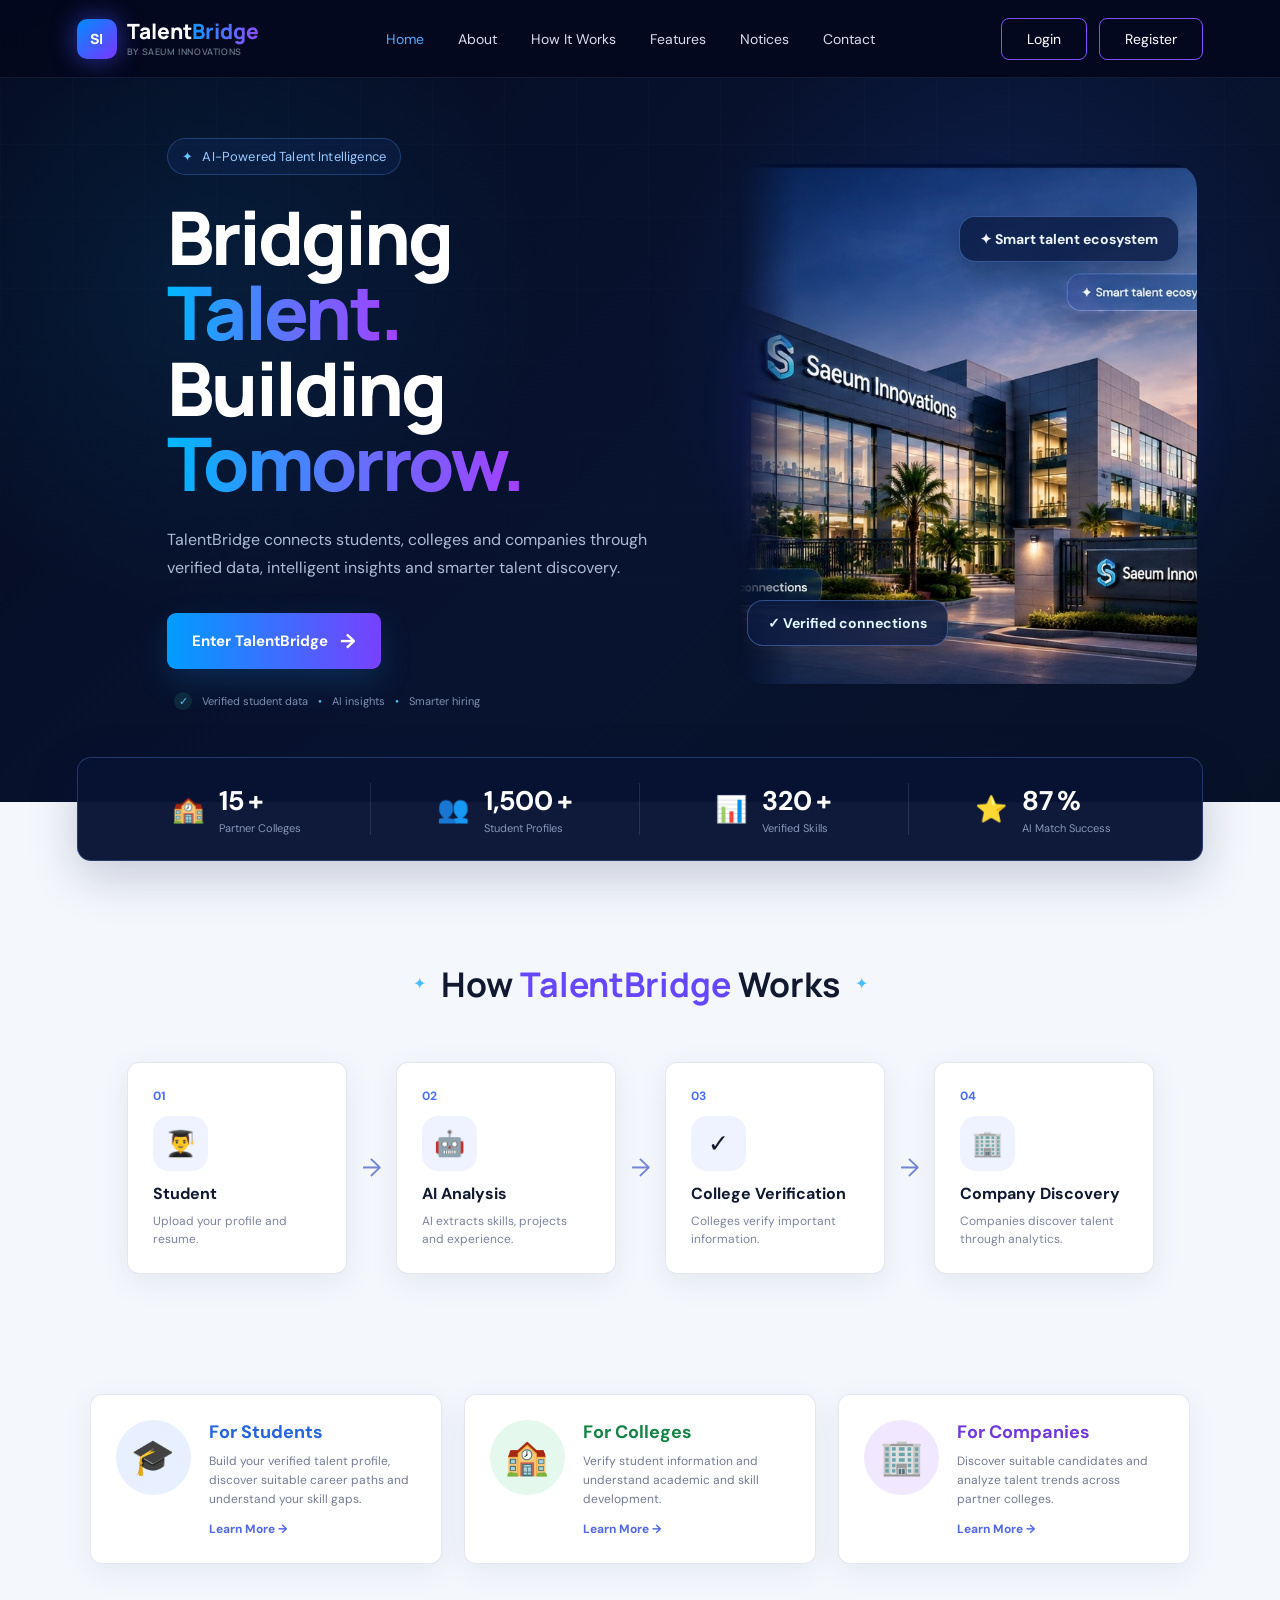
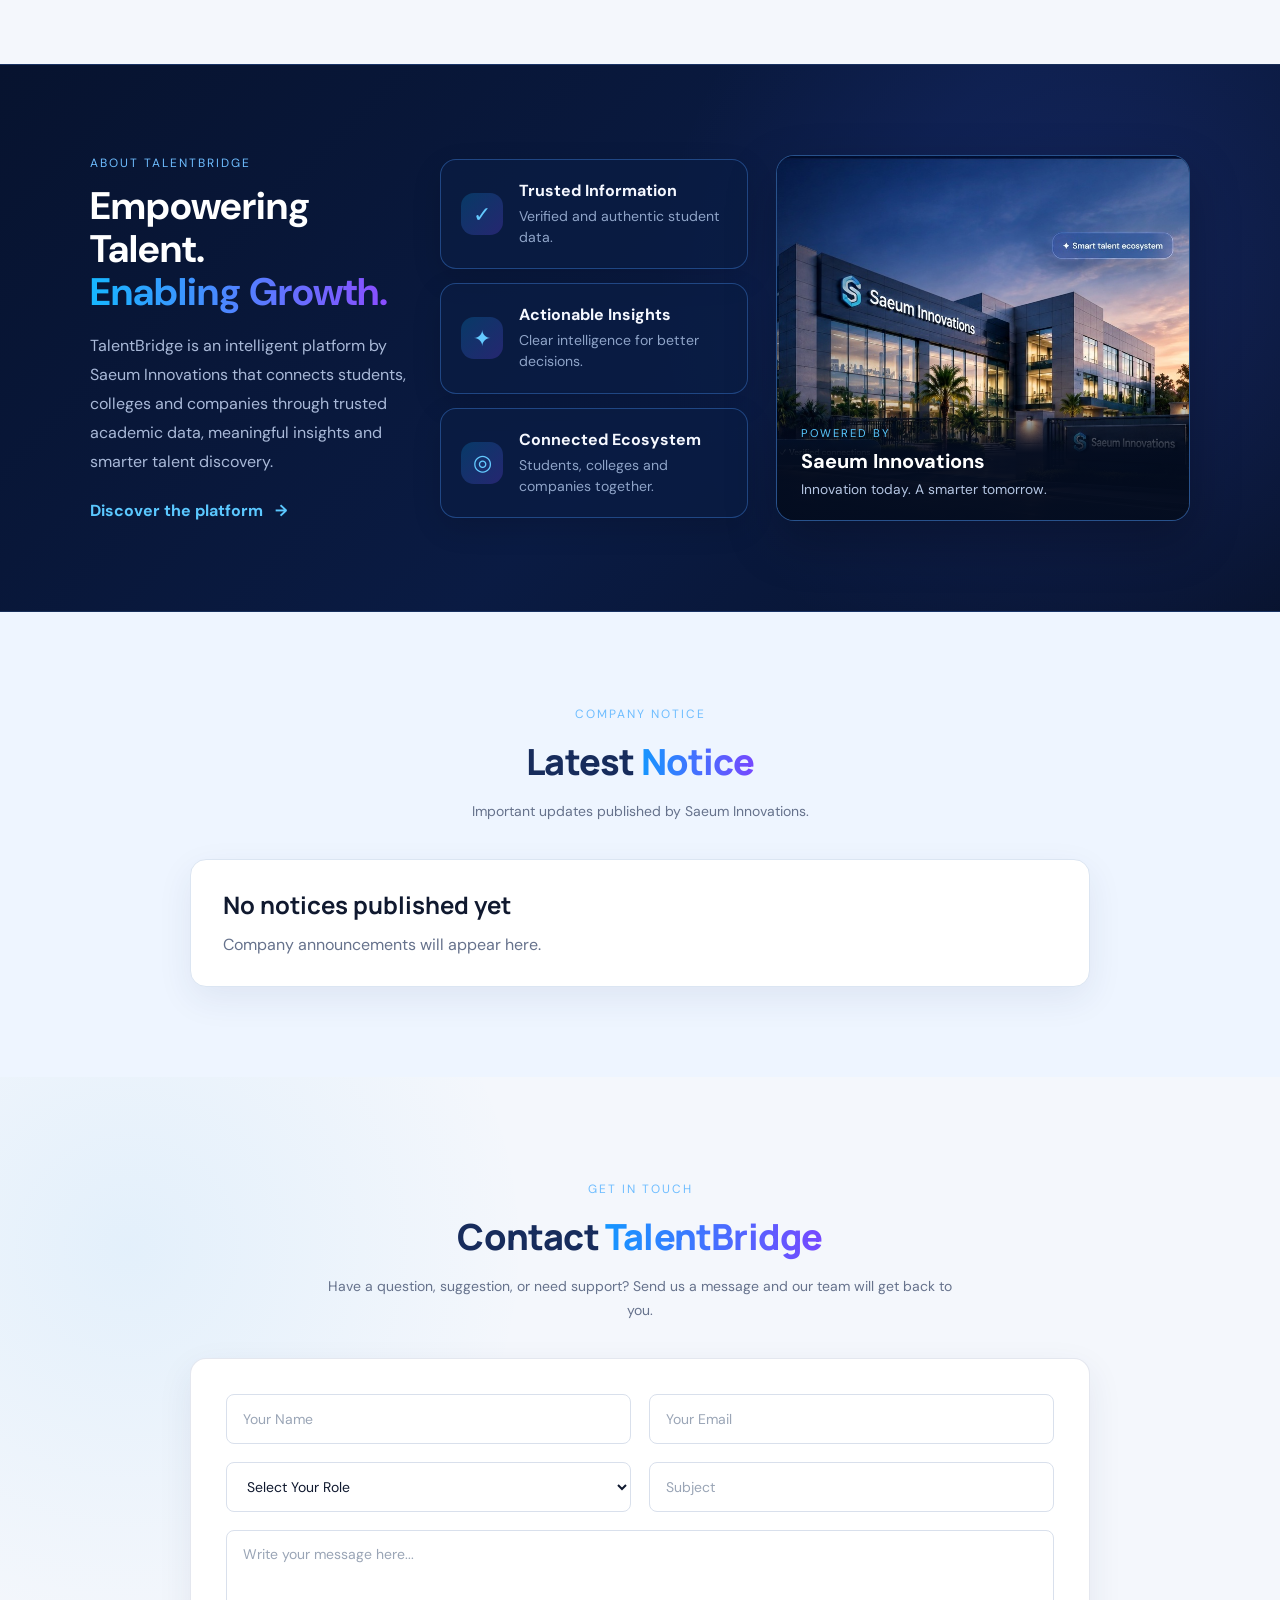
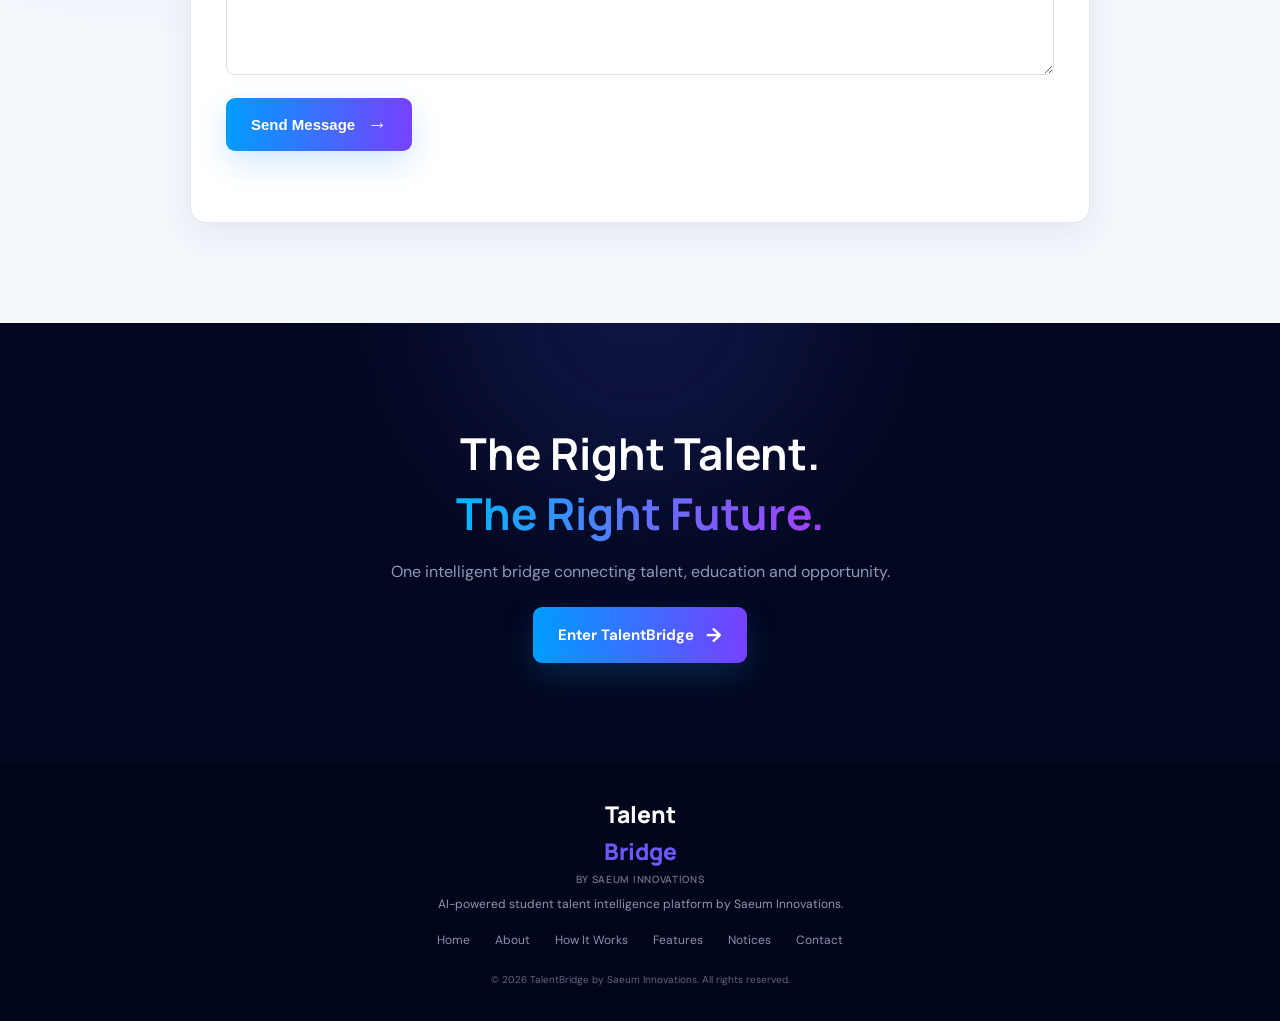
<file: index.html>
<!DOCTYPE html>
<html lang="en">
<head>
    <meta charset="UTF-8">
    <meta name="viewport" content="width=device-width, initial-scale=1.0">

    <title>TalentBridge | Saeum Innovations</title>

    <!-- Google Fonts -->
    <link rel="preconnect" href="https://fonts.googleapis.com">
    <link rel="preconnect" href="https://fonts.gstatic.com" crossorigin>

    <link href="https://fonts.googleapis.com/css2?family=Inter:wght@400;500;600;700;800&display=swap" rel="stylesheet">

    <link href="https://fonts.googleapis.com/css2?family=DM+Sans:wght@400;500;600;700&family=Manrope:wght@500;600;700;800&display=swap" rel="stylesheet">

    <!-- CSS -->
    <link rel="stylesheet" href="style.css">
</head>

<body>

    <!-- ================= NAVBAR ================= -->

    <header class="navbar">

        <div class="logo">
            <div class="logo-icon">SI</div>
            <div class="logo-text">
                <span>Talent<span>Bridge</span></span>
                <small>by Saeum Innovations</small>
            </div>
        </div>

        <nav>
            <a href="#home" class="active">Home</a>
            <a href="#about">About</a>
            <a href="#how-it-works">How It Works</a>
            <a href="#features">Features</a>
            <a href="#notices">Notices</a>
            <a href="#contact">Contact</a>
        </nav>

        <div class="auth-buttons">
            <a class="login-btn" href="login.html">Login</a>

            <a class="register-btn" id="registerBtn" href="register.html">
                Register
            </a>
        </div>

    </header>


    <!-- ================= HERO ================= -->

    <section class="hero" id="home">
        <div class="hero-glow hero-glow-one"></div>
        <div class="hero-glow hero-glow-two"></div>

        <div class="hero-content">
            <div class="badge"><span>✦</span> AI-Powered Talent Intelligence</div>

            <h1>Bridging <span>Talent.</span><br>Building <span>Tomorrow.</span></h1>

            <p>TalentBridge connects students, colleges and companies through verified data, intelligent insights and smarter talent discovery.</p>

            <div class="hero-buttons">
                <a class="primary-btn" id="enterBtn" href="login.html">Enter TalentBridge <span>→</span></a>
            </div>

            <div class="trust">
                <span class="trust-check">✓</span> Verified student data <span class="trust-dot">•</span> AI insights <span class="trust-dot">•</span> Smarter hiring
            </div>
        </div>

        <div class="hero-visual hero-building-visual" aria-label="Saeum Innovations company building">
            <div class="hero-building-glow"></div>
            <img class="hero-building-image" src="saeum-innovations-building.jpg" alt="Saeum Innovations company building">
            <div class="building-badge building-badge-top">✦ Smart talent ecosystem</div>
            <div class="building-badge building-badge-bottom">✓ Verified connections</div>
        </div>

    </section>


    <!-- ================= STATISTICS ================= -->

    <section class="stats">

        <div class="stat">

            <div class="stat-icon">🏫</div>

            <div>
                <strong class="counter" data-target="15">0</strong>
                <strong>+</strong>
                <p>Partner Colleges</p>
            </div>

        </div>


        <div class="stat">

            <div class="stat-icon">👥</div>

            <div>
                <strong class="counter" data-target="1500">0</strong>
                <strong>+</strong>
                <p>Student Profiles</p>
            </div>

        </div>


        <div class="stat">

            <div class="stat-icon">📊</div>

            <div>
                <strong class="counter" data-target="320">0</strong>
                <strong>+</strong>
                <p>Verified Skills</p>
            </div>

        </div>


        <div class="stat">

            <div class="stat-icon">⭐</div>

            <div>
                <strong class="counter" data-target="87">0</strong>
                <strong>%</strong>
                <p>AI Match Success</p>
            </div>

        </div>

    </section>


    <!-- ================= HOW IT WORKS ================= -->

    <section class="how-section" id="how-it-works">

        <div class="section-title">

            <span>✦</span>

            <h2>
                How <span>TalentBridge</span> Works
            </h2>

            <span>✦</span>

        </div>


        <div class="process">

            <div class="process-card">

                <div class="process-number">01</div>

                <div class="process-icon student-icon">
                    👨‍🎓
                </div>

                <h3>Student</h3>

                <p>
                    Upload your profile and resume.
                </p>

            </div>


            <div class="arrow">→</div>


            <div class="process-card">

                <div class="process-number">02</div>

                <div class="process-icon ai-process">
                    🤖
                </div>

                <h3>AI Analysis</h3>

                <p>
                    AI extracts skills, projects and experience.
                </p>

            </div>


            <div class="arrow">→</div>


            <div class="process-card">

                <div class="process-number">03</div>

                <div class="process-icon verify">
                    ✓
                </div>

                <h3>College Verification</h3>

                <p>
                    Colleges verify important information.
                </p>

            </div>


            <div class="arrow">→</div>


            <div class="process-card">

                <div class="process-number">04</div>

                <div class="process-icon company">
                    🏢
                </div>

                <h3>Company Discovery</h3>

                <p>
                    Companies discover talent through analytics.
                </p>

            </div>

        </div>

    </section>


    <!-- ================= FEATURES ================= -->

    <section class="features-section" id="features">

        <div class="feature-card">

            <div class="feature-image student-bg">
                🎓
            </div>

            <div>
                <h3>For Students</h3>

                <p>
                    Build your verified talent profile,
                    discover suitable career paths and
                    understand your skill gaps.
                </p>

                <a href="#">Learn More →</a>
            </div>

        </div>


        <div class="feature-card">

            <div class="feature-image college-bg">
                🏫
            </div>

            <div>
                <h3>For Colleges</h3>

                <p>
                    Verify student information and
                    understand academic and skill
                    development.
                </p>

                <a href="#">Learn More →</a>
            </div>

        </div>


        <div class="feature-card">

            <div class="feature-image company-bg">
                🏢
            </div>

            <div>
                <h3>For Companies</h3>

                <p>
                    Discover suitable candidates and
                    analyze talent trends across
                    partner colleges.
                </p>

                <a href="#">Learn More →</a>
            </div>

        </div>

    </section>


    <!-- ================= ABOUT ================= -->

    <section class="professional-about" id="about">
        <div class="about-copy">
            <span class="small-label">ABOUT TALENTBRIDGE</span>
            <h2>Empowering Talent.<br><span>Enabling Growth.</span></h2>
            <p>
                TalentBridge is an intelligent platform by Saeum Innovations that
                connects students, colleges and companies through trusted academic
                data, meaningful insights and smarter talent discovery.
            </p>
            <a href="#features" class="about-link">Discover the platform <span>→</span></a>
        </div>

        <div class="about-highlights">
            <div class="about-feature-card">
                <div class="about-icon">✓</div>
                <div><h3>Trusted Information</h3><p>Verified and authentic student data.</p></div>
            </div>
            <div class="about-feature-card">
                <div class="about-icon">✦</div>
                <div><h3>Actionable Insights</h3><p>Clear intelligence for better decisions.</p></div>
            </div>
            <div class="about-feature-card">
                <div class="about-icon">◎</div>
                <div><h3>Connected Ecosystem</h3><p>Students, colleges and companies together.</p></div>
            </div>
        </div>

        <div class="about-building-card">
            <img src="saeum-innovations-building.jpg" alt="Saeum Innovations company building">
            <div class="building-caption">
                <span>POWERED BY</span>
                <strong>Saeum Innovations</strong>
                <p>Innovation today. A smarter tomorrow.</p>
            </div>
        </div>
    </section>


    <!-- ================= COMPANY NOTICE ================= -->

    <section class="notice-section" id="notices">
        <div class="notice-container">
            <div class="contact-heading">
                <span class="small-label">COMPANY NOTICE</span>
                <h2>Latest <span>Notice</span></h2>
                <p>Important updates published by Saeum Innovations.</p>
            </div>

            <div class="notice-card" id="publicNotice">
                <h3>No notices published yet</h3>
                <p>Company announcements will appear here.</p>
            </div>
        </div>
    </section>


    <!-- ================= CONTACT US ================= -->

    <section class="contact-section" id="contact">

        <div class="contact-container">

            <div class="contact-heading">

                <span class="small-label">
                    GET IN TOUCH
                </span>

                <h2>
                    Contact <span>TalentBridge</span>
                </h2>

                <p>
                    Have a question, suggestion, or need support?
                    Send us a message and our team will get back to you.
                </p>

            </div>


            <form id="contactForm" class="contact-form">

                <div class="contact-row">

                    <input
                        type="text"
                        id="contactName"
                        placeholder="Your Name"
                        required
                    >

                    <input
                        type="email"
                        id="contactEmail"
                        placeholder="Your Email"
                        required
                    >

                </div>


                <div class="contact-row">

                    <select id="contactRole" required>

                        <option value="">
                            Select Your Role
                        </option>

                        <option value="Student">
                            Student
                        </option>

                        <option value="Teacher/College">
                            Teacher/College
                        </option>

                        <option value="Company / Admin">
                            Company / Admin
                        </option>

                        <option value="Other">
                            Other
                        </option>

                    </select>


                    <input
                        type="text"
                        id="contactSubject"
                        placeholder="Subject"
                        required
                    >

                </div>


                <textarea
                    id="contactMessage"
                    placeholder="Write your message here..."
                    rows="6"
                    required
                ></textarea>


                <button type="submit" class="primary-btn">
                    Send Message
                    <span>→</span>
                </button>


                <p id="contactSuccess" class="success-message"></p>

            </form>

        </div>

    </section>


    <!-- ================= FINAL CTA ================= -->

    <section class="cta">

        <div class="cta-glow"></div>

        <h2>
            The Right Talent.
            <br>
            <span>The Right Future.</span>
        </h2>

        <p>
            One intelligent bridge connecting talent,
            education and opportunity.
        </p>

        <a class="primary-btn" href="login.html">
            Enter TalentBridge
            <span>→</span>
        </a>

    </section>


    <!-- ================= FOOTER ================= -->

    <footer>

        <div class="footer-logo">
            Talent<span>Bridge</span>
            <small>by Saeum Innovations</small>
        </div>

        <p>
            AI-powered student talent intelligence platform by Saeum Innovations.
        </p>

        <div class="footer-links">

            <a href="#home">Home</a>
            <a href="#about">About</a>
            <a href="#how-it-works">How It Works</a>
            <a href="#features">Features</a>
            <a href="#notices">Notices</a>
            <a href="#contact">Contact</a>

        </div>

        <div class="copyright">
            © 2026 TalentBridge by Saeum Innovations. All rights reserved.
        </div>

    </footer>


    <!-- JavaScript -->
    <script src="script.js"></script>

    <!-- Contact Form JavaScript -->
    <script>
        function renderPublicNotice() {
            const savedNotices = JSON.parse(localStorage.getItem("companyNotice") || "null");
            const notices = Array.isArray(savedNotices)
                ? savedNotices
                : savedNotices && savedNotices.title && savedNotices.body
                    ? [savedNotices]
                    : [];
            const container = document.getElementById("publicNotice");

            if (!container) return;

            if (!notices.length) {
                container.innerHTML = `
                    <h3>No notices published yet</h3>
                    <p>Company announcements will appear here.</p>
                `;
                return;
            }

            const escapeHtml = value => String(value ?? "").replace(/[&<>"']/g, character => ({
                "&": "&amp;",
                "<": "&lt;",
                ">": "&gt;",
                '"': "&quot;",
                "'": "&#039;"
            }[character]));

            container.innerHTML = notices.slice().reverse().map(notice => `
                <article class="notice-item">
                    <h3>${escapeHtml(notice.title)}</h3>
                    <p>${escapeHtml(notice.body)}</p>
                    <small class="notice-date">Published ${escapeHtml(notice.date)}</small>
                </article>
            `).join("");
        }

        renderPublicNotice();

        window.addEventListener("storage", event => {
            if (event.key === "companyNotice") renderPublicNotice();
        });

        const contactForm = document.getElementById("contactForm");

        if (contactForm) {

            contactForm.addEventListener("submit", function (event) {

                event.preventDefault();

                const contact = {
                    id: Date.now(),
                    name: document.getElementById("contactName").value,
                    email: document.getElementById("contactEmail").value,
                    role: document.getElementById("contactRole").value,
                    subject: document.getElementById("contactSubject").value,
                    message: document.getElementById("contactMessage").value,
                    date: new Date().toLocaleString(),
                    status: "New"
                };

                const existingContacts =
                    JSON.parse(localStorage.getItem("talentBridgeContacts")) || [];

                existingContacts.push(contact);

                localStorage.setItem(
                    "talentBridgeContacts",
                    JSON.stringify(existingContacts)
                );

                const companyMessages =
                    JSON.parse(localStorage.getItem("companyMessages")) || [];

                companyMessages.push(contact);

                localStorage.setItem(
                    "companyMessages",
                    JSON.stringify(companyMessages)
                );

                document.getElementById("contactSuccess").textContent =
                    "Your message has been sent successfully. Our team will contact you soon.";

                contactForm.reset();

            });

        }
    </script>

</body>
</html>
</file>
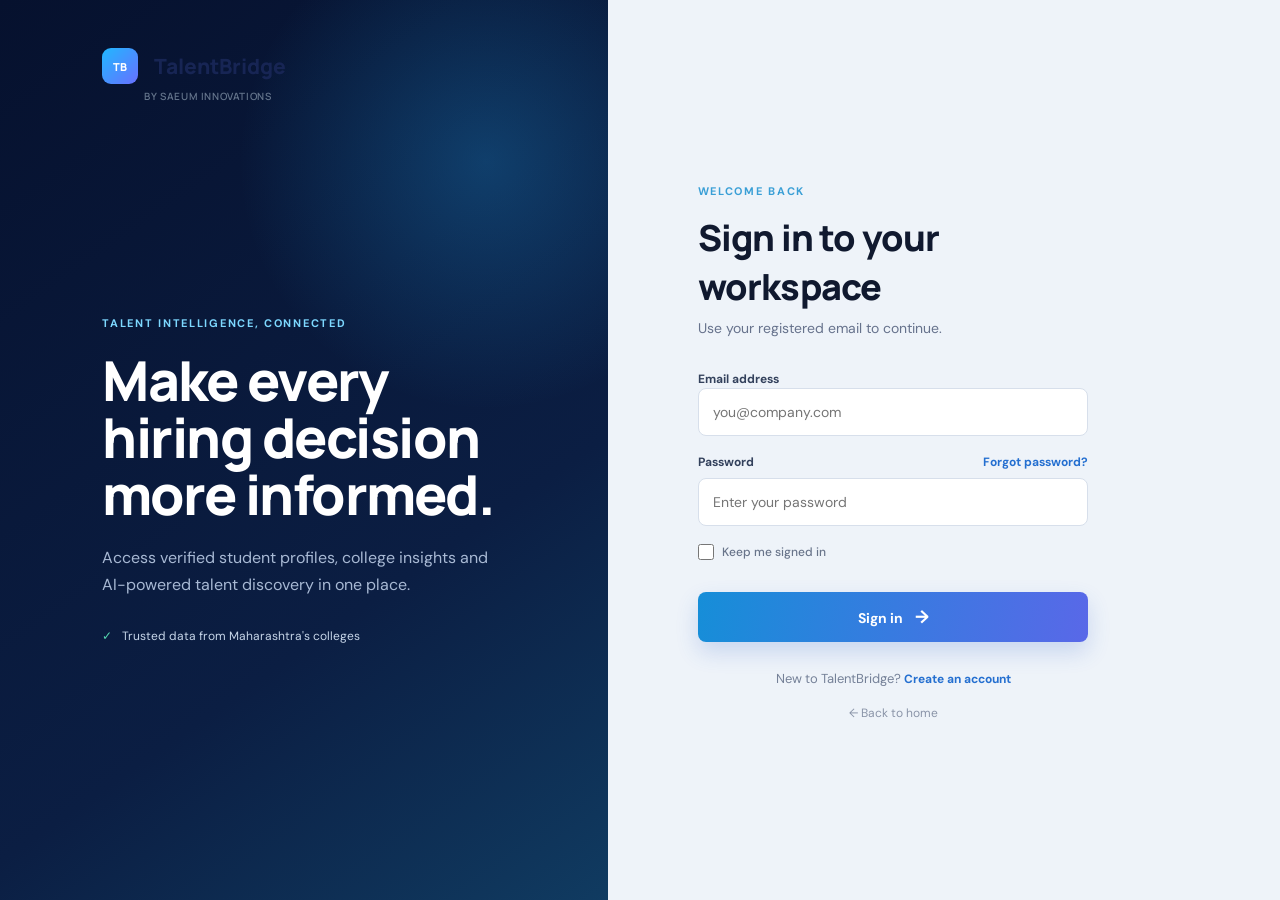
<file: company-dashboard.html>
<!DOCTYPE html>
<html lang="en">
<head>
  <meta charset="UTF-8" />
  <meta name="viewport" content="width=device-width, initial-scale=1.0" />
  <title>Company / Admin Dashboard | TalentBridge</title>

  <link rel="stylesheet" href="style.css" />

  <style>
    .dashboard-page {
      min-height: 100vh;
      background: #f5f7fb;
    }

    .dashboard-layout {
      display: flex;
      min-height: 100vh;
    }

    .dashboard-sidebar {
      width: 260px;
      background: #111827;
      color: #fff;
      padding: 28px 20px;
      position: fixed;
      inset: 0 auto 0 0;
      z-index: 100;
    }

    .dashboard-brand {
      display: flex;
      align-items: center;
      gap: 10px;
      font-size: 22px;
      font-weight: 800;
      margin-bottom: 45px;
    }

    .dashboard-brand span {
      color: #38bdf8;
    }

    .dashboard-brand {
      display: flex;
      align-items: center;
      gap: 10px;
      padding: 8px 10px 20px;
    }

    .dashboard-brand-mark {
      display: grid;
      place-items: center;
      width: 38px;
      height: 38px;
      border-radius: 10px;
      background: linear-gradient(135deg, #20b8ff, #6870ff);
      color: white;
      font-size: 12px;
      font-weight: 800;
    }

    .dashboard-brand-text {
      display: flex;
      flex-direction: column;
      line-height: 1.15;
    }

    .dashboard-brand-text strong {
      color: white;
      font-size: 20px;
      font-weight: 800;
      letter-spacing: -0.5px;
    }

    .dashboard-brand-text strong span {
      color: #4bbdff;
    }

    .dashboard-brand-text small {
      margin-top: 5px;
      color: #8fa2c2;
      font-size: 9px;
      font-weight: 600;
      letter-spacing: 0.5px;
      text-transform: uppercase;
    }

    .company-mini-profile {
      display: flex;
      align-items: center;
      gap: 12px;
      padding: 15px;
      border-radius: 14px;
      background: rgba(255, 255, 255, 0.08);
      margin-bottom: 30px;
    }

    .company-avatar {
      width: 42px;
      height: 42px;
      display: grid;
      place-items: center;
      border-radius: 50%;
      background: linear-gradient(135deg, #1d4ed8, #0f172a);
      font-weight: 800;
      box-shadow: 0 8px 18px rgba(37, 99, 235, 0.24);
      overflow: hidden;
    }

    .company-logo-mark {
      display: inline-flex;
      align-items: center;
      justify-content: center;
      width: 100%;
      height: 100%;
      font-size: 12px;
      letter-spacing: 0.08em;
      color: #fff;
      background: linear-gradient(135deg, #1d4ed8, #0f172a);
      font-weight: 800;
    }

    .company-mini-profile strong {
      display: block;
      font-size: 14px;
    }

    .company-mini-profile small {
      color: #cbd5e1;
      font-size: 12px;
    }

    .dashboard-nav {
      display: flex;
      flex-direction: column;
      gap: 8px;
    }

    .dashboard-nav a {
      display: flex;
      align-items: center;
      gap: 12px;
      color: #cbd5e1;
      text-decoration: none;
      padding: 13px 15px;
      border-radius: 10px;
      transition: 0.25s ease;
      font-size: 14px;
    }

    .dashboard-nav a:hover,
    .dashboard-nav a.active {
      background: #2563eb;
      color: #fff;
    }

    .dashboard-nav a.logout-link {
      margin-top: 25px;
      color: #fca5a5;
    }

    .dashboard-main {
      flex: 1;
      margin-left: 260px;
      padding: 28px;
    }

    .dashboard-topbar {
      display: flex;
      justify-content: space-between;
      align-items: center;
      gap: 20px;
      margin-bottom: 30px;
    }

    .dashboard-topbar h1 {
      margin: 0 0 8px;
      color: #111827;
      font-size: 30px;
    }

    .dashboard-topbar p {
      margin: 0;
      color: #64748b;
    }

    .topbar-actions {
      display: flex;
      align-items: center;
      gap: 12px;
    }

    .notification-button {
      width: 42px;
      height: 42px;
      border: 1px solid #e2e8f0;
      border-radius: 50%;
      background: #fff;
      cursor: pointer;
      font-size: 18px;
    }

    .company-top-avatar {
      width: 42px;
      height: 42px;
      display: grid;
      place-items: center;
      background: #dbeafe;
      color: #1d4ed8;
      border-radius: 50%;
      font-weight: 800;
    }

    .dashboard-section {
      display: none;
    }

    .dashboard-section.active {
      display: block;
    }

    .stats-grid {
      display: grid;
      grid-template-columns: repeat(4, 1fr);
      gap: 20px;
      margin-bottom: 30px;
    }

    .stat-card {
      background: #fff;
      border: 1px solid #e5e7eb;
      border-radius: 18px;
      padding: 22px;
      box-shadow: 0 8px 25px rgba(15, 23, 42, 0.04);
    }

    .stat-card-header {
      display: flex;
      justify-content: space-between;
      align-items: center;
      margin-bottom: 20px;
    }

    .stat-icon {
      width: 42px;
      height: 42px;
      display: grid;
      place-items: center;
      border-radius: 12px;
      background: #dbeafe;
      color: #1d4ed8;
      font-size: 20px;
    }

    .stat-card h3 {
      margin: 0;
      color: #64748b;
      font-size: 14px;
      font-weight: 600;
    }

    .stat-card strong {
      color: #111827;
      font-size: 30px;
    }

    .dashboard-grid {
      display: grid;
      grid-template-columns: 1.5fr 1fr;
      gap: 25px;
      margin-bottom: 25px;
    }

    .dashboard-card {
      background: #fff;
      border: 1px solid #e5e7eb;
      border-radius: 18px;
      padding: 24px;
      box-shadow: 0 8px 25px rgba(15, 23, 42, 0.04);
    }

    .card-heading {
      display: flex;
      justify-content: space-between;
      align-items: center;
      gap: 15px;
      margin-bottom: 22px;
    }

    .card-heading h2 {
      margin: 0;
      color: #111827;
      font-size: 20px;
    }

    .card-heading a {
      color: #2563eb;
      font-size: 14px;
      text-decoration: none;
      cursor: pointer;
    }

    .activity-list {
      display: flex;
      flex-direction: column;
      gap: 16px;
    }

    .activity-item {
      display: flex;
      align-items: center;
      gap: 13px;
      padding-bottom: 16px;
      border-bottom: 1px solid #f1f5f9;
    }

    .activity-item:last-child {
      border-bottom: none;
      padding-bottom: 0;
    }

    .activity-icon {
      width: 38px;
      height: 38px;
      display: grid;
      place-items: center;
      border-radius: 10px;
      background: #eff6ff;
      color: #2563eb;
    }

    .activity-item strong {
      display: block;
      color: #1e293b;
      font-size: 14px;
      margin-bottom: 4px;
    }

    .activity-item small {
      color: #94a3b8;
    }

    .quick-actions {
      display: grid;
      grid-template-columns: 1fr 1fr;
      gap: 14px;
    }

    .quick-action {
      border: 1px solid #dbeafe;
      background: #eff6ff;
      color: #1d4ed8;
      padding: 18px;
      border-radius: 13px;
      text-align: left;
      cursor: pointer;
      font-weight: 700;
      transition: 0.25s ease;
    }

    .quick-action:hover {
      background: #dbeafe;
    }

    .quick-action span {
      display: block;
      font-size: 25px;
      margin-bottom: 8px;
    }

    .section-card {
      background: #fff;
      border: 1px solid #e5e7eb;
      border-radius: 18px;
      padding: 25px;
      margin-bottom: 25px;
      box-shadow: 0 8px 25px rgba(15, 23, 42, 0.04);
    }

    .section-title {
      display: flex;
      justify-content: space-between;
      align-items: center;
      gap: 20px;
      margin-bottom: 25px;
    }

    .section-title h2 {
      margin: 0;
      font-size: 23px;
      color: #111827;
    }

    .section-title p {
      color: #64748b;
      margin: 7px 0 0;
    }

    .primary-button,
    .secondary-button,
    .danger-button {
      border: none;
      border-radius: 10px;
      padding: 12px 18px;
      cursor: pointer;
      font-weight: 700;
      transition: 0.25s ease;
    }

    .primary-button {
      background: #2563eb;
      color: #fff;
    }

    .primary-button:hover {
      background: #1d4ed8;
    }

    .secondary-button {
      background: #e2e8f0;
      color: #334155;
    }

    .secondary-button:hover {
      background: #cbd5e1;
    }

    .danger-button {
      background: #fee2e2;
      color: #b91c1c;
    }

    .danger-button:hover {
      background: #fecaca;
    }

    .form-grid {
      display: grid;
      grid-template-columns: 1fr 1fr;
      gap: 20px;
    }

    .form-group {
      display: flex;
      flex-direction: column;
      gap: 8px;
    }

    .form-group.full-width {
      grid-column: 1 / -1;
    }

    .form-group label {
      color: #334155;
      font-size: 14px;
      font-weight: 700;
    }

    .form-group input,
    .form-group select,
    .form-group textarea {
      width: 100%;
      box-sizing: border-box;
      border: 1px solid #cbd5e1;
      border-radius: 10px;
      padding: 13px 14px;
      font: inherit;
      outline: none;
      background: #fff;
      color: #1e293b;
    }

    .form-group textarea {
      resize: vertical;
      min-height: 130px;
    }

    .form-group input:focus,
    .form-group select:focus,
    .form-group textarea:focus {
      border-color: #2563eb;
      box-shadow: 0 0 0 3px rgba(37, 99, 235, 0.12);
    }

    .form-actions {
      display: flex;
      justify-content: flex-end;
      gap: 12px;
      margin-top: 25px;
    }

    .table-wrapper {
      overflow-x: auto;
    }

    .dashboard-table {
      width: 100%;
      border-collapse: collapse;
      min-width: 750px;
    }

    .dashboard-table th {
      text-align: left;
      padding: 15px;
      background: #f8fafc;
      color: #64748b;
      font-size: 13px;
      font-weight: 800;
      white-space: nowrap;
    }

    .dashboard-table td {
      padding: 17px 15px;
      border-bottom: 1px solid #f1f5f9;
      color: #334155;
      font-size: 14px;
      vertical-align: middle;
    }

    .dashboard-table tr:last-child td {
      border-bottom: none;
    }

    .dashboard-table td strong {
      color: #1e293b;
    }

    .status-badge {
      display: inline-flex;
      align-items: center;
      padding: 6px 10px;
      border-radius: 999px;
      font-size: 12px;
      font-weight: 800;
    }

    .status-active,
    .status-shortlisted,
    .status-resolved {
      background: #dcfce7;
      color: #15803d;
    }

    .status-pending,
    .status-review {
      background: #fef3c7;
      color: #a16207;
    }

    .status-rejected,
    .status-closed {
      background: #fee2e2;
      color: #b91c1c;
    }

    .status-new {
      background: #dbeafe;
      color: #1d4ed8;
    }

    .table-actions {
      display: flex;
      flex-wrap: wrap;
      gap: 7px;
    }

    .small-button {
      border: none;
      border-radius: 7px;
      padding: 7px 10px;
      cursor: pointer;
      font-size: 12px;
      font-weight: 700;
    }

    .small-button.blue {
      background: #dbeafe;
      color: #1d4ed8;
    }

    .small-button.green {
      background: #dcfce7;
      color: #15803d;
    }

    .small-button.red {
      background: #fee2e2;
      color: #b91c1c;
    }

    .empty-state {
      text-align: center;
      padding: 45px 20px;
      color: #64748b;
    }

    .empty-state div {
      font-size: 42px;
      margin-bottom: 12px;
    }

    .profile-grid {
      display: grid;
      grid-template-columns: 180px 1fr;
      gap: 30px;
      align-items: start;
    }

    .profile-logo {
      width: 150px;
      height: 150px;
      display: grid;
      place-items: center;
      border-radius: 20px;
      background: #dbeafe;
      color: #1d4ed8;
      font-size: 48px;
      font-weight: 800;
      margin: auto;
    }

    .message-card {
      border: 1px solid #e2e8f0;
      border-radius: 13px;
      padding: 18px;
      margin-bottom: 15px;
    }

    .message-card:last-child {
      margin-bottom: 0;
    }

    .message-header {
      display: flex;
      justify-content: space-between;
      gap: 15px;
      margin-bottom: 10px;
    }

    .message-header strong {
      color: #1e293b;
    }

    .message-header small {
      color: #94a3b8;
    }

    .message-card p {
      color: #64748b;
      line-height: 1.7;
      margin: 0 0 15px;
    }

    .mobile-menu-button {
      display: none;
      border: none;
      background: #2563eb;
      color: #fff;
      padding: 10px 13px;
      border-radius: 9px;
      cursor: pointer;
    }

    .toast-message {
      position: fixed;
      right: 25px;
      bottom: 25px;
      z-index: 999;
      background: #111827;
      color: #fff;
      padding: 14px 20px;
      border-radius: 10px;
      box-shadow: 0 10px 30px rgba(0, 0, 0, 0.2);
      display: none;
    }

    .toast-message.show {
      display: block;
    }

    @media (max-width: 1100px) {
      .stats-grid {
        grid-template-columns: repeat(2, 1fr);
      }

      .dashboard-grid {
        grid-template-columns: 1fr;
      }
    }

    @media (max-width: 800px) {
      .dashboard-sidebar {
        transform: translateX(-100%);
        transition: 0.3s ease;
      }

      .dashboard-sidebar.open {
        transform: translateX(0);
      }

      .dashboard-main {
        margin-left: 0;
        padding: 20px;
      }

      .mobile-menu-button {
        display: inline-block;
      }

      .dashboard-topbar {
        align-items: flex-start;
      }

      .dashboard-topbar h1 {
        font-size: 24px;
      }

      .form-grid,
      .profile-grid {
        grid-template-columns: 1fr;
      }

      .profile-logo {
        margin: 0;
      }
    }

    @media (max-width: 550px) {
      .stats-grid {
        grid-template-columns: 1fr;
      }

      .dashboard-topbar {
        flex-direction: column;
      }

      .topbar-actions {
        width: 100%;
        justify-content: space-between;
      }

      .section-title {
        align-items: flex-start;
        flex-direction: column;
      }

      .quick-actions {
        grid-template-columns: 1fr;
      }

      .dashboard-card,
      .section-card {
        padding: 18px;
      }
    }
  </style>
</head>

<body class="dashboard-page">

  <div class="dashboard-layout">

    <!-- Sidebar -->
    <aside class="dashboard-sidebar" id="dashboardSidebar">
      <div class="dashboard-brand">
        <div class="dashboard-brand-mark">SI</div>

        <div class="dashboard-brand-text">
            <strong>Talent<span>Bridge</span></strong>
            <small>by Saeum Innovations</small>
        </div>
      </div>

      <div class="company-mini-profile">
        <div class="company-avatar" id="sidebarCompanyAvatar">
          <span class="company-logo-mark">SI</span>
        </div>
        <div>
          <strong id="sidebarCompanyName">Saeum Innovations</strong>
          <small>Company / Admin Account</small>
        </div>
      </div>

      <nav class="dashboard-nav">
        <a href="#" class="dashboard-nav-link active" data-section="overview">
          📊 Dashboard
        </a>

        <a href="#" class="dashboard-nav-link" data-section="jobs">
          💼 My Jobs
        </a>

        <a href="#" class="dashboard-nav-link" data-section="academic-records">🎓 Academic Records</a>
        <a href="#" class="dashboard-nav-link" data-section="resume-matching">🤖 Resume Matching</a>

        <a href="#" class="dashboard-nav-link" data-section="applications">
          📄 Applications
        </a>

        <a href="#" class="dashboard-nav-link" data-section="messages">
          💬 Contact Messages
        </a>

        <a href="#" class="dashboard-nav-link" data-section="notices">
          📢 Company Notice
        </a>

        <a href="#" class="dashboard-nav-link" data-section="profile">
          🏢 Company Profile
        </a>

        <a href="index.html" class="logout-link" id="logoutButton">
          ↪ Logout
        </a>
      </nav>
    </aside>

    <!-- Main Content -->
    <main class="dashboard-main">

      <!-- Topbar -->
      <header class="dashboard-topbar">
        <div>
          <button class="mobile-menu-button" id="mobileMenuButton">
            ☰
          </button>
          <h1 id="pageHeading">Company Dashboard</h1>
          <p id="pageSubheading">
            Manage your jobs, applications, and company profile.
          </p>
        </div>

        <div class="topbar-actions">
          <button class="notification-button" title="Notifications">
            🔔
          </button>
          <div class="company-top-avatar" id="topCompanyAvatar">
            <span class="company-logo-mark">SI</span>
          </div>
        </div>
      </header>

      <!-- Overview Section -->
      <section class="dashboard-section active" id="overview">

        <div class="stats-grid">
          <div class="stat-card">
            <div class="stat-card-header">
              <h3>Active Jobs</h3>
              <div class="stat-icon">💼</div>
            </div>
            <strong id="activeJobCount">0</strong>
          </div>

          <div class="stat-card">
            <div class="stat-card-header">
              <h3>Total Applications</h3>
              <div class="stat-icon">📄</div>
            </div>
            <strong id="applicationCount">0</strong>
          </div>

          <div class="stat-card">
            <div class="stat-card-header">
              <h3>Shortlisted Students</h3>
              <div class="stat-icon">⭐</div>
            </div>
            <strong id="shortlistedCount">0</strong>
          </div>

          <div class="stat-card">
            <div class="stat-card-header">
              <h3>Unread Messages</h3>
              <div class="stat-icon">💬</div>
            </div>
            <strong id="unreadMessageCount">0</strong>
          </div>
        </div>

        <div class="dashboard-grid">

          <div class="dashboard-card">
            <div class="card-heading">
              <h2>Recent Activity</h2>
              <a data-section-link="applications">View all</a>
            </div>

            <div class="activity-list" id="recentActivityList">
              <!-- Activities inserted by JavaScript -->
            </div>
          </div>

          <div class="dashboard-card">
            <div class="card-heading">
              <h2>Quick Actions</h2>
            </div>

            <div class="quick-actions">
              <button class="quick-action" data-section-link="jobs">
                <span>➕</span>
                Post Job
              </button>

              <button class="quick-action" data-section-link="applications">
                <span>📄</span>
                Review Applications
              </button>

              <button class="quick-action" data-section-link="profile">
                <span>🏢</span>
                Edit Company Profile
              </button>

              <button class="quick-action" data-section-link="messages">
                <span>💬</span>
                View Messages
              </button>
            </div>
          </div>

        </div>

        <div class="dashboard-card">
          <div class="card-heading">
            <h2>Latest Job Posts</h2>
            <a data-section-link="jobs">Manage jobs</a>
          </div>

          <div class="table-wrapper">
            <table class="dashboard-table">
              <thead>
                <tr>
                  <th>Position</th>
                  <th>Location</th>
                  <th>Type</th>
                  <th>Applications</th>
                  <th>Status</th>
                </tr>
              </thead>
              <tbody id="latestJobTable">
              </tbody>
            </table>
          </div>
        </div>

      </section>

      <!-- Jobs Section -->
      <section class="dashboard-section" id="jobs">

        <div class="section-title">
          <div>
            <h2>Manage Jobs</h2>
            <p>Create and manage job opportunities.</p>
          </div>

          <button class="primary-button" id="showJobFormButton">
            + Post Job
          </button>
        </div>

        <div class="section-card" id="jobFormCard" style="display: none;">
          <div class="card-heading">
            <h2>Post a New Job</h2>
          </div>

          <form id="jobForm">
            <div class="form-grid">
              <div class="form-group">
                <label for="jobTitle">Job Title</label>
                <input
                  type="text"
                  id="jobTitle"
                  placeholder="e.g. Frontend Developer"
                  required
                />
              </div>

              <div class="form-group">
                <label for="jobDepartment">Department</label>
                <input
                  type="text"
                  id="jobDepartment"
                  placeholder="e.g. Engineering"
                  required
                />
              </div>

              <div class="form-group">
                <label for="jobLocation">Location</label>
                <input
                  type="text"
                  id="jobLocation"
                  placeholder="e.g. Remote or New York"
                  required
                />
              </div>

              <div class="form-group">
                <label for="jobType">Job Type</label>
                <select id="jobType" required>
                  <option value="">Select type</option>
                  <option value="Remote">Remote</option>
                  <option value="On-site">On-site</option>
                  <option value="Hybrid">Hybrid</option>
                </select>
              </div>

              <div class="form-group">
                <label for="jobDuration">Duration</label>
                <input
                  type="text"
                  id="jobDuration"
                  placeholder="e.g. 3 months"
                  required
                />
              </div>

              <div class="form-group">
                <label for="jobStipend">Stipend</label>
                <input
                  type="text"
                  id="jobStipend"
                  placeholder="e.g. $500/month"
                />
              </div>

              <div class="form-group full-width">
                <label for="jobSkills">Required Skills</label>
                <input
                  type="text"
                  id="jobSkills"
                  placeholder="e.g. HTML, CSS, JavaScript"
                  required
                />
              </div>

              <div class="form-group full-width">
                <label for="jobDescription">Description</label>
                <textarea
                  id="jobDescription"
                  placeholder="Describe the job opportunity..."
                  required
                ></textarea>
              </div>
            </div>

            <div class="form-actions">
              <button
                type="button"
                class="secondary-button"
                id="cancelJobButton"
              >
                Cancel
              </button>

              <button type="submit" class="primary-button">
                Publish Job
              </button>
            </div>
          </form>
        </div>

        <div class="section-card">
          <div class="card-heading">
            <h2>My Job Posts</h2>
          </div>

          <div class="table-wrapper">
            <table class="dashboard-table">
              <thead>
                <tr>
                  <th>Position</th>
                  <th>Department</th>
                  <th>Location</th>
                  <th>Applications</th>
                  <th>Status</th>
                  <th>Actions</th>
                </tr>
              </thead>
              <tbody id="jobTableBody">
              </tbody>
            </table>
          </div>
        </div>

      </section>


      <!-- Resume Matching Section -->
      <section class="dashboard-section" id="resume-matching">
        <div class="section-title">
          <div><h2>AI Resume Matching</h2><p>Select a job to compare student profiles and resume information with its required skills.</p></div>
        </div>
        <div class="section-card">
          <div class="record-filters" style="display:grid;grid-template-columns:repeat(auto-fit,minmax(190px,1fr));gap:12px;margin-bottom:18px;">
            <select id="matchJobFilter"><option value="">Select a job</option></select>
            <select id="matchCollegeFilter"><option value="">All Colleges</option></select>
            <select id="matchDepartmentFilter"><option value="">All Departments</option></select>
            <input id="matchMinimumScore" type="number" min="0" max="100" placeholder="Minimum match %">
          </div>
          <div id="matchJobSummary" style="margin-bottom:16px;color:#475569;"></div>
          <div class="table-wrapper">
            <table class="dashboard-table">
              <thead><tr><th>Student</th><th>Job</th><th>College</th><th>Department</th><th>Match</th><th>Matching Skills</th><th>Missing Skills</th><th>Action</th></tr></thead>
              <tbody id="resumeMatchTableBody"><tr><td colspan="8" style="text-align:center;padding:28px;">Select a job to view resume matches.</td></tr></tbody>
            </table>
          </div>
        </div>
      </section>

      <!-- Academic Records Section -->
      <section class="dashboard-section" id="academic-records">
        <div class="section-title">
          <div><h2>Student Academic Records</h2><p>View verified student performance in a compact company-ready format.</p></div>
        </div>
        <div class="section-card">
          <div class="record-filters" style="display:grid;grid-template-columns:repeat(auto-fit,minmax(170px,1fr));gap:12px;margin-bottom:18px;">
            <select id="adminCollegeFilter"><option value="">All Colleges</option></select>
            <select id="adminDepartmentFilter"><option value="">All Departments</option></select>
            <select id="adminYearFilter"><option value="">All Academic Years</option></select>
            
            <input id="adminStudentSearch" type="search" placeholder="Search student or email">
          </div>
          <div class="table-wrapper">
            <table class="dashboard-table">
              <thead><tr><th>Student</th><th>College</th><th>Department</th><th>Academic Years</th><th>Overall Performance</th><th>Total Semesters</th><th>Total Subjects</th></tr></thead>
              <tbody id="adminAcademicTableBody"></tbody>
            </table>
          </div>
        </div>
      </section>

      <!-- Applications Section -->
      <section class="dashboard-section" id="applications">

        <div class="section-title">
          <div>
            <h2>Student Applications</h2>
            <p>Review students who applied to your jobs.</p>
          </div>
        </div>

        <div class="section-card">
          <div class="table-wrapper">
            <table class="dashboard-table">
              <thead>
                <tr>
                  <th>Student</th>
                  <th>Email</th>
                  <th>Job</th>
                  <th>Applied Date</th>
                  <th>Status</th>
                  <th>Actions</th>
                </tr>
              </thead>
              <tbody id="applicationsTableBody">
              </tbody>
            </table>
          </div>
        </div>

      </section>

      <!-- Messages Section -->
      <section class="dashboard-section" id="notices">

        <div class="section-title">
          <div>
            <h2>Company Notice</h2>
            <p>Publish an announcement that will appear on the public website.</p>
          </div>
        </div>

        <div class="section-card">
          <form id="noticeForm">
            <div class="form-grid">
              <div class="form-group full-width">
                <label for="noticeTitle">Notice Title</label>
                <input type="text" id="noticeTitle" placeholder="Important update" required />
              </div>

              <div class="form-group full-width">
                <label for="noticeBody">Notice Message</label>
                <textarea id="noticeBody" rows="6" placeholder="Write the announcement here..." required></textarea>
              </div>
            </div>

            <div class="form-actions">
              <button type="submit" class="primary-button">Publish Notice</button>
              <button type="button" class="danger-button" id="clearNoticeButton">Remove Notice</button>
            </div>
          </form>
        </div>

      </section>

      <!-- Messages Section -->
      <section class="dashboard-section" id="messages">

        <div class="section-title">
          <div>
            <h2>Contact Messages</h2>
            <p>Messages submitted through the contact-us form.</p>
          </div>
        </div>

        <div class="section-card">
          <div class="form-actions" style="justify-content: flex-end; margin-bottom: 18px;">
            <button type="button" class="danger-button" id="clearMessagesButton">Clear All Messages</button>
          </div>
          <div id="messagesContainer">
          </div>
        </div>

      </section>

      <!-- Company Profile Section -->
      <section class="dashboard-section" id="profile">

        <div class="section-title">
          <div>
            <h2>Company Profile</h2>
            <p>Update your company information.</p>
          </div>
        </div>

        <div class="section-card">
          <form id="companyProfileForm">
            <div class="profile-grid">
              <div>
                <div class="profile-logo" id="profileLogo">
                  <span class="company-logo-mark">SI</span>
                </div>
              </div>

              <div class="form-grid">
                <div class="form-group">
                  <label for="companyName">Company Name</label>
                  <input
                    type="text"
                    id="companyName"
                    value="Saeum Innovations"
                    required
                  />
                </div>

                <div class="form-group">
                  <label for="companyEmail">Company Email</label>
                  <input
                    type="email"
                    id="companyEmail"
                    value="hr@saeum.com"
                    required
                  />
                </div>

                <div class="form-group">
                  <label for="companyWebsite">Website</label>
                  <input
                    type="url"
                    id="companyWebsite"
                    placeholder="https://example.com"
                  />
                </div>

                <div class="form-group">
                  <label for="companyIndustry">Industry</label>
                  <input
                    type="text"
                    id="companyIndustry"
                    value="Technology"
                  />
                </div>

                <div class="form-group full-width">
                  <label for="companyLocation">Location</label>
                  <input
                    type="text"
                    id="companyLocation"
                    value="New York, USA"
                  />
                </div>

                <div class="form-group full-width">
                  <label for="companyDescription">Company Description</label>
                  <textarea id="companyDescription">We build innovative digital products and provide meaningful job opportunities for students.</textarea>
                </div>
              </div>
            </div>

            <div class="form-actions">
              <button type="submit" class="primary-button">
                Save Profile
              </button>
            </div>
          </form>
        </div>

      </section>

    </main>
  </div>

  <div class="toast-message" id="toastMessage"></div>

  <script>
    // Allow access only to the fixed Company/Admin recruiter
    const currentUser = JSON.parse(
      localStorage.getItem("talentBridgeCurrentUser") || "null"
    );

    if (
      !currentUser ||
      currentUser.id !== "fixed-recruiter" ||
      currentUser.role !== "company"
    ) {
      window.location.href = "login.html";
    }

    const defaultJobs = [
      {
        id: 1,
        title: "Frontend Developer Intern",
        department: "Engineering",
        location: "Remote",
        type: "Remote",
        duration: "3 months",
        stipend: "$500/month",
        skills: "HTML, CSS, JavaScript",
        description: "Work with our engineering team to build responsive web applications.",
        applications: 8,
        status: "Active"
      },
      {
        id: 2,
        title: "Marketing Intern",
        department: "Marketing",
        location: "New York",
        type: "On-site",
        duration: "2 months",
        stipend: "$400/month",
        skills: "Communication, Social Media",
        description: "Support marketing campaigns and social media activities.",
        applications: 5,
        status: "Active"
      }
    ];

    const defaultApplications = [];

    const defaultMessages = [];

    function normalizeNotices(value) {
      if (Array.isArray(value)) {
        return value.filter(notice => notice && notice.title && notice.body);
      }

      if (value && value.title && value.body) {
        return [value];
      }

      return [];
    }

    const savedNotice = JSON.parse(localStorage.getItem("companyNotice") || "null");
    let companyNotice = normalizeNotices(savedNotice);

    let jobs =
      JSON.parse(localStorage.getItem("companyJobs")) ||
      defaultJobs;

    const seededApplicationEmails = new Set([
      "alex@example.com",
      "maya@example.com",
      "daniel@example.com"
    ]);

    const seededApplicationNames = new Set([
      "Alex Johnson",
      "Maya Smith",
      "Daniel Brown"
    ]);

    const seededMessageEmails = new Set([
      "sarah@example.com",
      "james@example.com"
    ]);

    const seededMessageNames = new Set([
      "Sarah Wilson",
      "James Lee"
    ]);

    function removeSeededEntries(items, isMessage = false) {
      const emailSet = isMessage ? seededMessageEmails : seededApplicationEmails;
      const nameSet = isMessage ? seededMessageNames : seededApplicationNames;

      return (Array.isArray(items) ? items : []).filter(item => {
        const name = item?.name || item?.student || "";
        const email = item?.email || "";

        return !emailSet.has(email) && !nameSet.has(name);
      });
    }

    let applications = removeSeededEntries(
      JSON.parse(localStorage.getItem("companyApplications"))
    );

    if (!applications.length && !localStorage.getItem("companyApplications")) {
      applications = [...defaultApplications];
    }

    if (
      JSON.parse(localStorage.getItem("companyApplications") || "[]").length !==
      applications.length
    ) {
      localStorage.setItem("companyApplications", JSON.stringify(applications));
    }

    // Contact form submissions are saved as talentBridgeContacts on the landing page.
    // Merge them with the company inbox so every submitted query appears here.
    const savedCompanyMessages = JSON.parse(localStorage.getItem("companyMessages") || "[]");
    const savedContactMessages = JSON.parse(localStorage.getItem("talentBridgeContacts") || "[]");
    const mergedMessages = [...savedCompanyMessages, ...savedContactMessages].filter((item, index, arr) =>
      item && (item.id == null || arr.findIndex(x => x && x.id === item.id) === index)
    );
    let messages = removeSeededEntries(mergedMessages, true);
    if (!messages.length && !savedCompanyMessages.length && !savedContactMessages.length) {
      messages = [...defaultMessages];
    }
    localStorage.setItem("companyMessages", JSON.stringify(messages));

    const defaultCompanyProfile = {
      name: "Saeum Innovations",
      email: "hr@saeum.com",
      website: "",
      industry: "Technology",
      location: "New York, USA",
      description:
        "We build innovative digital products and provide meaningful job opportunities for students."
    };

    const savedCompanyProfile = JSON.parse(
      localStorage.getItem("companyProfile") || "null"
    );

    let companyProfile = {
      ...defaultCompanyProfile,
      ...(savedCompanyProfile || {}),
      name: "Saeum Innovations",
      email: "hr@saeum.com"
    };

    localStorage.setItem("companyProfile", JSON.stringify(companyProfile));

    const sections = document.querySelectorAll(".dashboard-section");
    const navLinks = document.querySelectorAll(".dashboard-nav-link");

    function saveData() {
      localStorage.setItem("companyJobs", JSON.stringify(jobs));
      localStorage.setItem("companyApplications", JSON.stringify(applications));
      localStorage.setItem("companyMessages", JSON.stringify(messages));
      localStorage.setItem("companyNotice", JSON.stringify(companyNotice));
      localStorage.setItem("companyProfile", JSON.stringify(companyProfile));
    }

    function showToast(message) {
      const toast = document.getElementById("toastMessage");
      toast.textContent = message;
      toast.classList.add("show");

      setTimeout(() => {
        toast.classList.remove("show");
      }, 2500);
    }

    function syncContactMessages() {
      const contactMessages = JSON.parse(localStorage.getItem("talentBridgeContacts") || "[]");
      const currentMessages = JSON.parse(localStorage.getItem("companyMessages") || "[]");
      const merged = [...currentMessages, ...contactMessages].filter((item, index, arr) =>
        item && (item.id == null || arr.findIndex(x => x && x.id === item.id) === index)
      );
      messages = removeSeededEntries(merged, true);
      localStorage.setItem("companyMessages", JSON.stringify(messages));
      renderMessages();
      renderStats();
    }

    function showSection(sectionId) {
      if (sectionId === "messages") {
        syncContactMessages();
      }
      sections.forEach(section => {
        section.classList.toggle("active", section.id === sectionId);
      });

      navLinks.forEach(link => {
        link.classList.toggle(
          "active",
          link.dataset.section === sectionId
        );
      });

      const headings = {
        overview: [
          "Company Dashboard",
          "Manage your jobs, applications, and company profile."
        ],
        jobs: [
          "My Jobs",
          "Create and manage job opportunities."
        ],
        applications: [
          "Student Applications",
          "Review and manage student applications."
        ],
        messages: [
          "Contact Messages",
          "Read messages submitted through the contact-us form."
        ],
        notices: [
          "Company Notice",
          "Publish announcements on the public website."
        ],
        profile: [
          "Company Profile",
          "Update your company information."
        ]
      };

      document.getElementById("pageHeading").textContent =
        headings[sectionId][0];

      document.getElementById("pageSubheading").textContent =
        headings[sectionId][1];

      document
        .getElementById("dashboardSidebar")
        .classList.remove("open");

      window.scrollTo({
        top: 0,
        behavior: "smooth"
      });
    }

    navLinks.forEach(link => {
      link.addEventListener("click", event => {
        event.preventDefault();
        showSection(link.dataset.section);
      });
    });

    document.querySelectorAll("[data-section-link]").forEach(link => {
      link.addEventListener("click", () => {
        showSection(link.dataset.sectionLink);
      });
    });

    document
      .getElementById("mobileMenuButton")
      .addEventListener("click", () => {
        document
          .getElementById("dashboardSidebar")
          .classList.toggle("open");
      });

    function getStatusClass(status) {
      return "status-" + status.toLowerCase().replace(/\s+/g, "-");
    }

    function renderStats() {
      const activeJobs = jobs.filter(
        job => job.status === "Active"
      ).length;

      const shortlistedApplications = applications.filter(
        application => application.status === "Shortlisted"
      ).length;

      const unreadMessages = messages.filter(
        message => message.status === "New"
      ).length;

      document.getElementById("activeJobCount").textContent =
        activeJobs;

      document.getElementById("applicationCount").textContent =
        applications.length;

      document.getElementById("shortlistedCount").textContent =
        shortlistedApplications;

      document.getElementById("unreadMessageCount").textContent =
        unreadMessages;
    }

    function renderRecentActivity() {
      const activityList =
        document.getElementById("recentActivityList");

      const activities = [
        ...applications.slice(-3).map(application => ({
          icon: "📄",
          title: `${application.student} applied for ${application.job}`,
          date: application.date
        })),
        ...messages.slice(-2).map(message => ({
          icon: "💬",
          title: `New message from ${message.name}`,
          date: message.date
        }))
      ].slice(-5).reverse();

      if (!activities.length) {
        activityList.innerHTML = `
          <div class="empty-state">
            <div>📭</div>
            No recent activity.
          </div>
        `;
        return;
      }

      activityList.innerHTML = activities
        .map(activity => `
          <div class="activity-item">
            <div class="activity-icon">${activity.icon}</div>
            <div>
              <strong>${activity.title}</strong>
              <small>${activity.date}</small>
            </div>
          </div>
        `)
        .join("");
    }

    function renderLatestJobs() {
      const table = document.getElementById("latestJobTable");

      if (!jobs.length) {
        table.innerHTML = `
          <tr>
            <td colspan="5">
              <div class="empty-state">
                <div>💼</div>
                No jobs posted yet.
              </div>
            </td>
          </tr>
        `;
        return;
      }

      table.innerHTML = jobs
        .slice(0, 5)
        .map(job => `
          <tr>
            <td><strong>${job.title}</strong></td>
            <td>${job.location}</td>
            <td>${job.type}</td>
            <td>${job.applications || 0}</td>
            <td>
              <span class="status-badge ${getStatusClass(job.status)}">
                ${job.status}
              </span>
            </td>
          </tr>
        `)
        .join("");
    }

    function renderJobs() {
      const table = document.getElementById("jobTableBody");

      if (!jobs.length) {
        table.innerHTML = `
          <tr>
            <td colspan="6">
              <div class="empty-state">
                <div>💼</div>
                No job posts found.
              </div>
            </td>
          </tr>
        `;
        return;
      }

      table.innerHTML = jobs
        .map(job => `
          <tr>
            <td><strong>${job.title}</strong></td>
            <td>${job.department}</td>
            <td>${job.location}</td>
            <td>${job.applications || 0}</td>
            <td>
              <span class="status-badge ${getStatusClass(job.status)}">
                ${job.status}
              </span>
            </td>
            <td>
              <div class="table-actions">
                <button
                  class="small-button blue"
                  onclick="editJob(${job.id})"
                >
                  Edit
                </button>

                <button
                  class="small-button blue"
                  onclick="toggleJobStatus(${job.id})"
                >
                  ${job.status === "Active" ? "Close" : "Activate"}
                </button>

                <button
                  class="small-button red"
                  onclick="deleteJob(${job.id})"
                >
                  Delete
                </button>
              </div>
            </td>
          </tr>
        `)
        .join("");
    }

    function renderApplications() {
      const table = document.getElementById("applicationsTableBody");

      if (!applications.length) {
        table.innerHTML = `
          <tr>
            <td colspan="6">
              <div class="empty-state">
                <div>📄</div>
                No applications received yet.
              </div>
            </td>
          </tr>
        `;
        return;
      }

      table.innerHTML = applications
        .map(application => `
          <tr>
            <td><strong>${application.student}</strong></td>
            <td>${application.email}</td>
            <td>${application.job}</td>
            <td>${application.date}</td>
            <td>
              <span class="status-badge ${getStatusClass(application.status || "Pending")}">
                ${application.status || "Pending"}
              </span>
            </td>
            <td>
              <div class="table-actions">
                <button
                  class="small-button green"
                  onclick="updateApplicationStatus(${application.id}, 'Shortlisted')"
                >
                  Shortlist
                </button>

                <button
                  class="small-button red"
                  onclick="updateApplicationStatus(${application.id}, 'Rejected')"
                >
                  Reject
                </button>
              </div>
            </td>
          </tr>
        `)
        .join("");
    }

    function renderMessages() {
      const container =
        document.getElementById("messagesContainer");

      if (!messages.length) {
        container.innerHTML = `
          <div class="empty-state">
            <div>💬</div>
            No contact messages found.
          </div>
        `;
        return;
      }

      container.innerHTML = messages
        .map(message => `
          <div class="message-card">
            <div class="message-header">
              <div>
                <strong>${message.name}</strong>
                <small> — ${message.email}</small>
              </div>

              <span class="status-badge ${getStatusClass(message.status)}">
                ${message.status}
              </span>
            </div>

            <p>
              <strong>Subject:</strong> ${message.subject}
            </p>

            <p>${message.message}</p>

            <div class="table-actions">
              <small>${message.date}</small>

              ${
                message.status === "New"
                  ? `
                    <button
                      class="small-button green"
                      onclick="resolveMessage(${message.id})"
                    >
                      Mark as Resolved
                    </button>
                  `
                  : ""
              }
            </div>
          </div>
        `)
        .join("");
    }

    function renderNoticeForm() {
      const latestNotice = companyNotice[companyNotice.length - 1] || {};
      document.getElementById("noticeTitle").value = latestNotice.title || "";
      document.getElementById("noticeBody").value = latestNotice.body || "";
    }

    function renderCompanyProfile() {
      document.getElementById("companyName").value =
        companyProfile.name;

      document.getElementById("companyEmail").value =
        companyProfile.email;

      document.getElementById("companyWebsite").value =
        companyProfile.website;

      document.getElementById("companyIndustry").value =
        companyProfile.industry;

      document.getElementById("companyLocation").value =
        companyProfile.location;

      document.getElementById("companyDescription").value =
        companyProfile.description;

      updateCompanyBranding();
    }

    function updateCompanyBranding() {
      const name = companyProfile.name || "Saeum Innovations";
      const initials = name
        .split(/\s+/)
        .filter(Boolean)
        .slice(0, 2)
        .map(word => word.charAt(0).toUpperCase())
        .join("") || "SI";

      document.getElementById("sidebarCompanyName").textContent =
        name;

      document.getElementById("sidebarCompanyAvatar").innerHTML =
        `<span class="company-logo-mark">${initials}</span>`;

      document.getElementById("topCompanyAvatar").innerHTML =
        `<span class="company-logo-mark">${initials}</span>`;

      document.getElementById("profileLogo").innerHTML =
        `<span class="company-logo-mark">${initials}</span>`;
    }

    let editingJobId = null;

    function resetJobForm() {
      editingJobId = null;
      document.getElementById("jobForm").reset();
      document.querySelector("#jobFormCard .card-heading h2").textContent = "Post a New Job";
      document.querySelector("#jobForm button[type=submit]").textContent = "Publish Job";
      document.getElementById("jobFormCard").style.display = "none";
    }

    function editJob(id) {
      const job = jobs.find(item => item.id === id);
      if (!job) return;

      editingJobId = id;

      document.getElementById("jobTitle").value = job.title || "";
      document.getElementById("jobDepartment").value = job.department || "";
      document.getElementById("jobLocation").value = job.location || "";
      document.getElementById("jobType").value = job.type || "";
      document.getElementById("jobDuration").value = job.duration || "";
      document.getElementById("jobStipend").value = job.stipend || "";
      document.getElementById("jobSkills").value = job.skills || "";
      document.getElementById("jobDescription").value = job.description || "";

      document.querySelector("#jobFormCard .card-heading h2").textContent = "Edit Job";
      document.querySelector("#jobForm button[type=submit]").textContent = "Update Job";
      document.getElementById("jobFormCard").style.display = "block";
      document.getElementById("jobFormCard").scrollIntoView({ behavior: "smooth" });
    }

    document
      .getElementById("showJobFormButton")
      .addEventListener("click", () => {
        editingJobId = null;
        document.getElementById("jobForm").reset();
        document.querySelector("#jobFormCard .card-heading h2").textContent = "Post a New Job";
        document.querySelector("#jobForm button[type=submit]").textContent = "Publish Job";
        document.getElementById("jobFormCard").style.display =
          "block";

        document
          .getElementById("jobFormCard")
          .scrollIntoView({
            behavior: "smooth"
          });
      });

    document
      .getElementById("cancelJobButton")
      .addEventListener("click", () => {
        resetJobForm();
      });

    document
      .getElementById("jobForm")
      .addEventListener("submit", event => {
        event.preventDefault();

        const jobData = {
          title: document.getElementById("jobTitle").value,
          department: document.getElementById("jobDepartment").value,
          location: document.getElementById("jobLocation").value,
          type: document.getElementById("jobType").value,
          duration: document.getElementById("jobDuration").value,
          stipend: document.getElementById("jobStipend").value,
          skills: document.getElementById("jobSkills").value,
          description: document.getElementById("jobDescription").value
        };

        if (editingJobId !== null) {
          const jobIndex = jobs.findIndex(item => item.id === editingJobId);

          if (jobIndex !== -1) {
            jobs[jobIndex] = {
              ...jobs[jobIndex],
              ...jobData
            };
          }

          saveData();
          renderAll();
          resetJobForm();
          showToast("Job updated successfully.");
          return;
        }

        const newJob = {
          id: Date.now(),
          ...jobData,
          applications: 0,
          status: "Active"
        };

        jobs.unshift(newJob);
        saveData();
        renderAll();
        resetJobForm();

        showToast("Job posted successfully.");
      });

    document
      .getElementById("companyProfileForm")
      .addEventListener("submit", event => {
        event.preventDefault();

        companyProfile = {
          name: document.getElementById("companyName").value,
          email: document.getElementById("companyEmail").value,
          website: document.getElementById("companyWebsite").value,
          industry: document.getElementById("companyIndustry").value,
          location: document.getElementById("companyLocation").value,
          description: document.getElementById("companyDescription").value
        };

        saveData();
        updateCompanyBranding();

        showToast("Company profile updated.");
      });

    document
      .getElementById("noticeForm")
      .addEventListener("submit", event => {
        event.preventDefault();

        companyNotice.push({
          title: document.getElementById("noticeTitle").value.trim(),
          body: document.getElementById("noticeBody").value.trim(),
          date: new Date().toLocaleString()
        });

        saveData();
        showToast("Notice published on the website.");
      });

    document
      .getElementById("clearNoticeButton")
      .addEventListener("click", () => {
        companyNotice = [];
        localStorage.removeItem("companyNotice");
        renderNoticeForm();
        showToast("Company notice removed.");
      });

    document
      .getElementById("clearMessagesButton")
      .addEventListener("click", () => {
        if (!confirm("Clear all contact messages?")) return;

        messages = [];
        localStorage.removeItem("talentBridgeContacts");
        localStorage.setItem("companyMessages", JSON.stringify(messages));
        renderMessages();
        renderStats();
        renderRecentActivity();
        showToast("All contact messages cleared.");
      });

    function toggleJobStatus(id) {
      const job = jobs.find(item => item.id === id);

      if (!job) return;

      job.status =
        job.status === "Active" ? "Closed" : "Active";

      saveData();
      renderAll();

      showToast("Job status updated.");
    }

    function deleteJob(id) {
      const confirmed = confirm(
        "Are you sure you want to delete this job?"
      );

      if (!confirmed) return;

      jobs = jobs.filter(item => item.id !== id);

      saveData();
      renderAll();

      showToast("Job deleted.");
    }

    function updateApplicationStatus(id, status) {
      const application = applications.find(item => item.id === id);

      if (!application) return;

      application.status = status;

      saveData();
      renderAll();

      showToast(`Application marked as ${status}.`);
    }

    function resolveMessage(id) {
      const message = messages.find(item => item.id === id);

      if (!message) return;

      message.status = "Resolved";

      saveData();
      renderAll();

      showToast("Message marked as resolved.");
    }


    function escapeHtml(value) { return String(value ?? "").replace(/[&<>"']/g, ch => ({ "&":"&amp;", "<":"&lt;", ">":"&gt;", '"':"&quot;", "'":"&#039;" }[ch])); }

    function getStudentProfilesForMatching() {
      const users = JSON.parse(localStorage.getItem("talentBridgeUsers") || "[]");
      return users.filter(u => (u.role || "").toLowerCase() === "student").map(u => {
        let profile = {};
        try { profile = JSON.parse(localStorage.getItem("talentBridge_profile_" + u.id) || "{}"); } catch(e) {}
        const skills = String(profile.skills || u.skills || "").split(/[,;|]/).map(x => x.trim()).filter(Boolean);
        const resumeName = localStorage.getItem("talentBridge_resumeName_" + u.id) || "Not uploaded";
        const resumeData = localStorage.getItem("talentBridge_resumeData_" + u.id) || "";
        const resumeText = localStorage.getItem("talentBridge_resumeText_" + u.id) || "";
        return { user:u, profile, skills, resumeName, resumeData, resumeText };
      });
    }

    function renderResumeMatching() {
      const jobSelect = document.getElementById("matchJobFilter");
      const body = document.getElementById("resumeMatchTableBody");
      if (!jobSelect || !body) return;
      const oldJob = jobSelect.value;
      jobSelect.innerHTML = '<option value="">Select a job</option>' + jobs.map(j => `<option value="${j.id}">${escapeHtml(j.title)}</option>`).join("");
      if (jobs.some(j => String(j.id) === oldJob)) jobSelect.value = oldJob;
      const selected = jobs.find(j => String(j.id) === jobSelect.value);
      const college = document.getElementById("matchCollegeFilter").value;
      const dept = document.getElementById("matchDepartmentFilter").value;
      const min = Number(document.getElementById("matchMinimumScore").value || 0);
      const summary = document.getElementById("matchJobSummary");
      const allProfiles = getStudentProfilesForMatching();
      const allApplications = JSON.parse(localStorage.getItem("companyApplications") || "[]");
      if (!selected) { body.innerHTML = '<tr><td colspan="8" style="text-align:center;padding:28px;">Select a job to view resume matches.</td></tr>'; summary.textContent = ""; return; }
      const required = String(selected.skills || "").split(/[,;|]/).map(x=>x.trim()).filter(Boolean);
      summary.innerHTML = `<strong>${escapeHtml(selected.title)}</strong> · Required skills: ${escapeHtml(required.join(", ") || "Not specified")}`;
      const applicantIds = new Set(allApplications.filter(a => String(a.jobId || "") === String(selected.id)).map(a => String(a.studentId || a.email || a.studentEmail || "").toLowerCase()));
      const profiles = allProfiles.filter(x => {
        const keys = [x.user.id, x.user.email, x.profile.emailAddress].filter(Boolean).map(v => String(v).toLowerCase());
        return keys.some(k => applicantIds.has(k)) && (!college || x.profile.collegeName === college) && (!dept || x.profile.department === dept);
      });
      const rows = profiles.map(x => {
        const application = allApplications.find(a => String(a.jobId || "") === String(selected.id) && (String(a.studentId || "") === String(x.user.id || "") || String(a.email || a.studentEmail || "").toLowerCase() === String(x.user.email || "").toLowerCase()));
        const searchableResume = String(x.resumeText || "").toLowerCase();
        const own = x.skills.map(v=>v.toLowerCase());
        const matching = required.filter(r => {
          const skill = r.toLowerCase();
          return own.some(v => v === skill || v.includes(skill) || skill.includes(v)) ||
            searchableResume.includes(skill) ||
            (x.profile.course || "").toLowerCase().includes(skill) ||
            (x.profile.department || "").toLowerCase().includes(skill);
        });
        const missing = required.filter(r => !matching.some(m=>m.toLowerCase()===r.toLowerCase()));
        const score = required.length ? Math.round(matching.length / required.length * 100) : 0;
        return {...x, application, resumeName: application?.resumeName || x.resumeName, resumeData: application?.resumeData || x.resumeData, resumeText: application?.resumeText || x.resumeText, matching, missing, score};
      }).filter(x=>x.score>=min).sort((a,b)=>b.score-a.score);
      body.innerHTML = rows.map(x => `<tr><td><strong>${escapeHtml(x.profile.fullName || x.user.name || "Unnamed Student")}</strong><br><small>${escapeHtml(x.profile.emailAddress || x.user.email || "")}</small></td><td>${escapeHtml(selected.title)}</td><td>${escapeHtml(x.profile.collegeName || "—")}</td><td>${escapeHtml(x.profile.department || "—")}</td><td><strong>${x.score}%</strong></td><td>${escapeHtml(x.matching.join(", ") || "None")}</td><td>${escapeHtml(x.missing.join(", ") || "None")}</td><td><span class="status-badge ${getStatusClass(x.application?.status || "Pending")}">${escapeHtml(x.application?.status || "Pending")}</span></td></tr>`).join("") || '<tr><td colspan="8" style="text-align:center;padding:28px;">No applicants found for this job.</td></tr>';
      const colleges=[...new Set(allProfiles.filter(x => allApplications.some(a => String(a.jobId || "") === String(selected.id) && (String(a.studentId || "") === String(x.user.id || "") || String(a.email || a.studentEmail || "").toLowerCase() === String(x.user.email || "").toLowerCase()))).map(x=>x.profile.collegeName).filter(Boolean))].sort();
      const departments=[...new Set(allProfiles.filter(x => allApplications.some(a => String(a.jobId || "") === String(selected.id) && (String(a.studentId || "") === String(x.user.id || "") || String(a.email || a.studentEmail || "").toLowerCase() === String(x.user.email || "").toLowerCase()))).map(x=>x.profile.department).filter(Boolean))].sort();
      const fill=(id, vals, label)=>{const el=document.getElementById(id), old=el.value; el.innerHTML=`<option value="">${label}</option>`+vals.map(v=>`<option>${escapeHtml(v)}</option>`).join(""); if(vals.includes(old))el.value=old;};
      fill("matchCollegeFilter",colleges,"All Colleges"); fill("matchDepartmentFilter",departments,"All Departments");
    }


    function viewStudentResume(studentId, applicationResumeData) {
      const data = applicationResumeData || localStorage.getItem("talentBridge_resumeData_" + studentId);
      if (!data) { alert("Resume is not available for this student."); return; }
      const win = window.open();
      if (!win) { alert("Please allow pop-ups to view the resume."); return; }
      win.document.write(`<title>Student Resume</title><iframe src="${data}" style="width:100%;height:100vh;border:0"></iframe>`);
      win.document.close();
    }

    function renderAcademicRecords() {
      const records = JSON.parse(localStorage.getItem("talentBridgeAcademicRecords") || "[]");
      const college = document.getElementById("adminCollegeFilter");
      const department = document.getElementById("adminDepartmentFilter");
      const year = document.getElementById("adminYearFilter");
      const search = document.getElementById("adminStudentSearch");
      const body = document.getElementById("adminAcademicTableBody");
      if (!college || !body) return;

      const clean = value => String(value ?? "").trim();
      const normalized = value => clean(value).toLowerCase().replace(/\s+/g, " ");
      const uniqueDisplay = key => {
        const map = new Map();
        records.forEach(r => {
          const value = clean(r[key]);
          if (value && !map.has(normalized(value))) map.set(normalized(value), value);
        });
        return [...map.values()].sort((a,b) => a.localeCompare(b));
      };
      const fill = (el, values, label) => {
        const old = el.value;
        el.innerHTML = `<option value="">${label}</option>` + values.map(v => `<option value="${escapeHtml(v)}">${escapeHtml(v)}</option>`).join("");
        if (values.includes(old)) el.value = old;
      };

      // The college filter contains each college only once.
      fill(college, uniqueDisplay("college"), "All Colleges");

      // Departments and academic years depend on the selected college.
      const collegeRecords = records.filter(r => !college.value || normalized(r.college) === normalized(college.value));
      const departmentValues = [...new Map(collegeRecords.map(r => [normalized(r.department), clean(r.department)]).filter(([k,v]) => v)).values()].sort((a,b) => a.localeCompare(b));
      const yearValues = [...new Map(collegeRecords.map(r => [normalized(r.academicYear), clean(r.academicYear)]).filter(([k,v]) => v)).values()].sort((a,b) => a.localeCompare(b));
      fill(department, departmentValues, "All Departments");
      fill(year, yearValues, "All Academic Years");

      const filtered = records.filter(r =>
        (!college.value || normalized(r.college) === normalized(college.value)) &&
        (!department.value || normalized(r.department) === normalized(department.value)) &&
        (!year.value || normalized(r.academicYear) === normalized(year.value)) &&
        (!search.value || `${clean(r.studentName)} ${clean(r.studentEmail)}`.toLowerCase().includes(search.value.toLowerCase()))
      );

      // Keep the latest entry for each student + semester + subject.
      const latestSubjects = new Map();
      filtered.forEach(r => {
        const identity = normalized(r.studentEmail) || normalized(r.studentName);
        const subjectKey = [identity, normalized(r.college), normalized(r.department), normalized(r.academicYear), normalized(r.semester), normalized(r.subject)].join("|");
        const old = latestSubjects.get(subjectKey);
        if (!old || String(r.updatedAt || r.id || "") >= String(old.updatedAt || old.id || "")) latestSubjects.set(subjectKey, r);
      });

      // Show one row per student. Their college is displayed once in that student's row,
      // while the college filter itself contains each college only once.
      const studentGroups = {};
      [...latestSubjects.values()].forEach(r => {
        const identity = normalized(r.studentEmail) || normalized(r.studentName) || `record-${r.id}`;
        (studentGroups[identity] ||= []).push(r);
      });

      body.innerHTML = Object.values(studentGroups).sort((a,b) => clean(a[0].studentName).localeCompare(clean(b[0].studentName))).map(rows => {
        const first = rows[0];
        const departments = [...new Set(rows.map(r => clean(r.department)).filter(Boolean))].sort();
        const years = [...new Set(rows.map(r => clean(r.academicYear)).filter(Boolean))].sort();
        const semesters = new Set(rows.map(r => [normalized(r.studentEmail) || normalized(r.studentName), clean(r.semester)].join("|")).filter(v => v !== "|"));
        const subjects = new Set(rows.map(r => [normalized(r.studentEmail) || normalized(r.studentName), clean(r.semester), clean(r.subject)].join("|")).filter(v => v !== "||"));
        const total = rows.reduce((a, r) => a + Number(r.totalMarks || 0), 0);
        const obtained = rows.reduce((a, r) => a + Number(r.marksObtained || 0), 0);
        const pct = total ? (obtained / total * 100).toFixed(1) : "0.0";
        const grade = pct >= 90 ? "A+" : pct >= 80 ? "A" : pct >= 70 ? "B+" : pct >= 60 ? "B" : pct >= 50 ? "C" : pct >= 40 ? "D" : "F";
        return `<tr><td><strong>${escapeHtml(first.studentName || "Unnamed Student")}</strong><br><small>${escapeHtml(first.studentEmail || "")}</small></td><td>${escapeHtml(first.college || "Unknown College")}</td><td>${escapeHtml(departments.join(", ") || "—")}</td><td>${escapeHtml(years.join(", ") || "—")}</td><td><strong>${pct}%</strong> · Grade ${grade}</td><td>${semesters.size || "—"}</td><td>${subjects.size || "—"}</td></tr>`;
      }).join("") || `<tr><td colspan="7" style="text-align:center;padding:28px;">No academic records match the selected filters.</td></tr>`;
    }
    ["adminCollegeFilter","adminDepartmentFilter","adminYearFilter","adminStudentSearch"].forEach(id => { const el=document.getElementById(id); if(el) el.addEventListener("input",renderAcademicRecords); });
    ["matchJobFilter","matchCollegeFilter","matchDepartmentFilter","matchMinimumScore"].forEach(id => { const el=document.getElementById(id); if(el) { el.addEventListener("input",renderResumeMatching); el.addEventListener("change",renderResumeMatching); } });

    function renderAll() {
      renderStats();
      renderRecentActivity();
      renderLatestJobs();
      renderJobs();
      renderApplications();
      renderMessages();
      renderNoticeForm();
      renderCompanyProfile();
      renderAcademicRecords();
      renderResumeMatching();
    }

    document
      .getElementById("logoutButton")
      .addEventListener("click", event => {
        const confirmed = confirm("Do you want to logout?");

        if (!confirmed) {
          event.preventDefault();
        }
      });

    window.addEventListener("storage", event => {
      if (event.key === "companyNotice") {
        companyNotice = normalizeNotices(JSON.parse(localStorage.getItem("companyNotice") || "null"));
        renderNoticeForm();
        return;
      }

      if (event.key === "talentBridgeContacts" || event.key === "companyMessages") {
        syncContactMessages();
        return;
      }

      if (event.key !== "companyJobs" && event.key !== "companyApplications") return;

      jobs = JSON.parse(localStorage.getItem("companyJobs") || "[]");
      applications = removeSeededEntries(
        JSON.parse(localStorage.getItem("companyApplications") || "[]")
      );
      renderAll();
    });

    renderAll();
  </script>

</body>
</html>
</file>
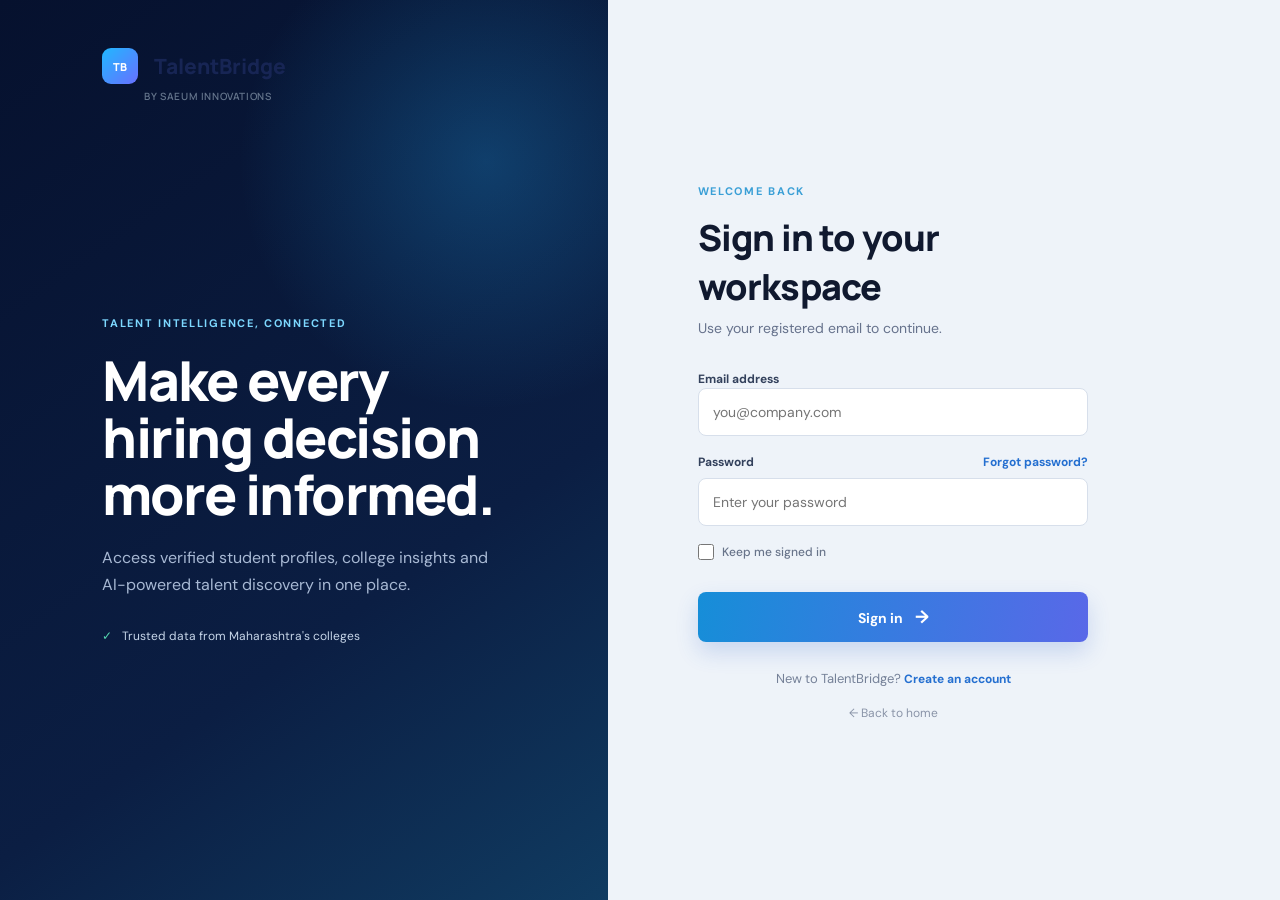
<file: login.html>
<!DOCTYPE html>
<html lang="en">
<head>
    <meta charset="UTF-8">
    <meta name="viewport" content="width=device-width, initial-scale=1.0">
    <title>Sign in | TalentBridge by Saeum Innovations</title>
    <link href="https://fonts.googleapis.com/css2?family=DM+Sans:wght@400;500;600;700&family=Manrope:wght@600;700;800&display=swap" rel="stylesheet">
    <link rel="stylesheet" href="style.css">
</head>
<body class="auth-page">
    <main class="auth-shell">
        <section class="auth-intro">
            <a class="auth-brand" href="index.html">
                <span>TB</span>
                <strong>TalentBridge</strong>
                <small>by Saeum Innovations</small>
            </a>

            <div class="intro-copy">
                <span class="eyebrow">Talent intelligence, connected</span>
                <h1>Make every hiring decision more informed.</h1>
                <p>Access verified student profiles, college insights and AI-powered talent discovery in one place.</p>
                <div class="intro-proof"><span>✓</span> Trusted data from Maharashtra's colleges</div>
            </div>
        </section>
        <section class="auth-panel" aria-labelledby="login-title">
            <a class="mobile-back" href="index.html">← TalentBridge</a>
            <div class="auth-heading">
                <span class="eyebrow">Welcome back</span>
                <h2 id="login-title">Sign in to your workspace</h2>
                <p>Use your registered email to continue.</p>
            </div>
            <form id="loginForm" class="auth-form">
                <label for="email">Email address</label>
                <input type="email" id="email" placeholder="you@company.com" autocomplete="email" required>
                <div class="label-row"><label for="password">Password</label><a href="#">Forgot password?</a></div>
                <input type="password" id="password" placeholder="Enter your password" autocomplete="current-password" required>
                <label class="check-row"><input type="checkbox"> <span>Keep me signed in</span></label>
                <button type="submit" class="auth-submit">Sign in <span>→</span></button>
            </form>
            <p class="auth-switch">New to TalentBridge? <a href="register.html">Create an account</a></p>
            <a class="back-home" href="index.html">← Back to home</a>
        </section>
    </main>
    <script>
    document.getElementById("loginForm").addEventListener("submit", function (event) {
        event.preventDefault();

        const email = document
            .getElementById("email")
            .value
            .trim()
            .toLowerCase();

        const password = document.getElementById("password").value;

        // Fixed Company/Admin recruiter login
        const RECRUITER_EMAIL = "sakshishejawal941@gmail.com";
        const RECRUITER_PASSWORD = "sakshi941";

        if (email === RECRUITER_EMAIL && password === RECRUITER_PASSWORD) {
            const recruiterUser = {
                id: "fixed-recruiter",
                name: "TalentBridge Recruiter",
                email: RECRUITER_EMAIL,
                role: "company"
            };

            localStorage.setItem(
                "talentBridgeCurrentUser",
                JSON.stringify(recruiterUser)
            );

            window.location.href = "company-dashboard.html";
            return;
        }

        let users = [];

        try {
            users = JSON.parse(
                localStorage.getItem("talentBridgeUsers") || "[]"
            );

            if (!Array.isArray(users)) {
                users = [];
            }
        } catch (error) {
            users = [];
        }

        const user = users.find(savedUser =>
            savedUser.email === email &&
            savedUser.password === password
        );

        if (!user) {
            alert(
                "This email is not registered, or the password is incorrect. Please register first."
            );
            return;
        }

        localStorage.setItem(
            "talentBridgeCurrentUser",
            JSON.stringify(user)
        );

        const normalizedRole = String(user.role || "")
            .trim()
            .toLowerCase()
            .replace(/[\s/_-]+/g, "");

        if (normalizedRole === "company" || normalizedRole === "recruiter" || normalizedRole === "companyrecruiter" ||
    normalizedRole === "admin") {
            window.location.href = "company-dashboard.html";
        } else if (normalizedRole === "teacher" || normalizedRole === "faculty" || normalizedRole === "collegerepresentative") {
            window.location.href = "teacher-dashboard.html";
        } else {
            window.location.href = "student-dashboard.html";
        }
    
    });
</script>
</body>
</html>
</file>
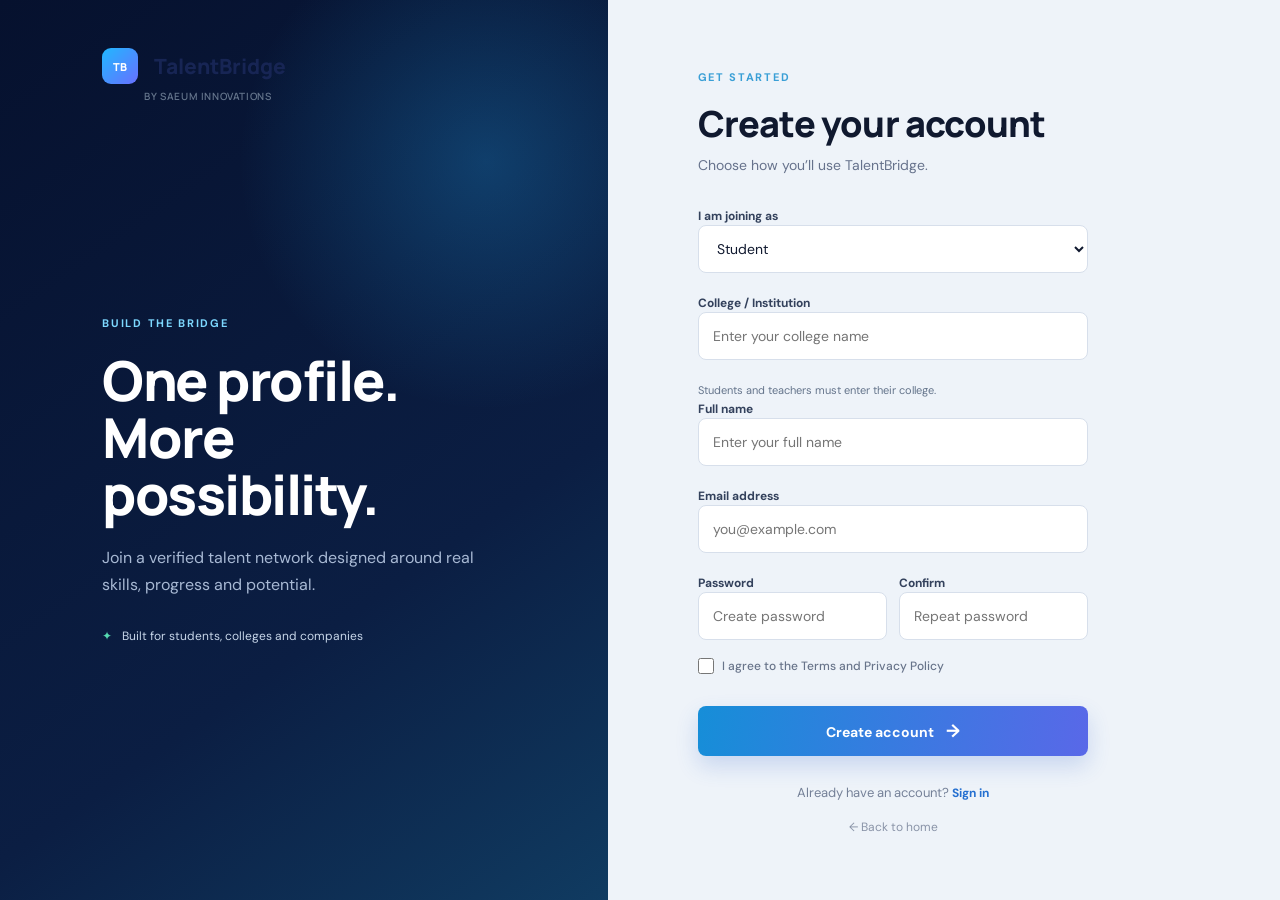
<file: register.html>
<!DOCTYPE html>
<html lang="en">
<head>
    <meta charset="UTF-8">
    <meta name="viewport" content="width=device-width, initial-scale=1.0">
    <title>Create account | TalentBridge by Saeum Innovations</title>
    <link href="https://fonts.googleapis.com/css2?family=DM+Sans:wght@400;500;600;700&family=Manrope:wght@600;700;800&display=swap" rel="stylesheet">
    <link rel="stylesheet" href="style.css">
<style>
        #collegeField small {
            display:block;
            margin-top:5px;
            color:#64748b;
            font-size:11px;
        }
        #collegeField.hidden {
            display:none;
        }
    </style>
</head>
<body class="auth-page">
    <main class="auth-shell">
        <section class="auth-intro">
            <a class="auth-brand" href="index.html">
                <span>TB</span>
                <strong>TalentBridge</strong>
                <small>by Saeum Innovations</small>
            </a>

            <div class="intro-copy">
                <span class="eyebrow">Build the bridge</span>
                <h1>One profile. More possibility.</h1>
                <p>Join a verified talent network designed around real skills, progress and potential.</p>
                <div class="intro-proof"><span>✦</span> Built for students, colleges and companies</div>
            </div>
        </section>
        <section class="auth-panel" aria-labelledby="register-title">
            <a class="mobile-back" href="index.html">← TalentBridge</a>
            <div class="auth-heading">
                <span class="eyebrow">Get started</span>
                <h2 id="register-title">Create your account</h2>
                <p>Choose how you’ll use TalentBridge.</p>
            </div>
            <form id="registerForm" class="auth-form">
                <label for="role">I am joining as</label>
                <select id="role" required>
                    <option value="student">Student</option>
                    <option value="teacher">Teacher / college representative</option>
                </select>

                <div id="collegeField">
                    <label for="college">College / Institution</label>
                    <input type="text" id="college" placeholder="Enter your college name" autocomplete="organization">
                    <small id="collegeHelp">Students and teachers must enter their college.</small>
                </div>

                <label for="name">Full name</label>
                <input type="text" id="name" placeholder="Enter your full name" autocomplete="name" required>
                <label for="registerEmail">Email address</label>
                <input type="email" id="registerEmail" placeholder="you@example.com" autocomplete="email" required>
                <div class="form-grid">
                    <div><label for="newPassword">Password</label><input type="password" id="newPassword" placeholder="Create password" minlength="6" required></div>
                    <div><label for="confirmPassword">Confirm</label><input type="password" id="confirmPassword" placeholder="Repeat password" minlength="6" required></div>
                </div>
                <label class="check-row"><input type="checkbox" id="terms" required> <span>I agree to the Terms and Privacy Policy</span></label>
                <button type="submit" class="auth-submit">Create account <span>→</span></button>
            </form>
            <p class="auth-switch">Already have an account? <a href="login.html">Sign in</a></p>
            <a class="back-home" href="index.html">← Back to home</a>
        </section>
    </main>
    <script>
    const roleSelect = document.getElementById("role");
    const collegeField = document.getElementById("collegeField");
    const collegeInput = document.getElementById("college");

    function updateCollegeField() {
        const needsCollege =
            roleSelect.value === "student" ||
            roleSelect.value === "teacher";

        collegeField.classList.toggle("hidden", !needsCollege);
        collegeInput.required = needsCollege;

        if (!needsCollege) {
            collegeInput.value = "";
        }
    }

    roleSelect.addEventListener("change", updateCollegeField);
    updateCollegeField();

    document.getElementById("registerForm").addEventListener("submit", function (event) {
        event.preventDefault();

        const password = document.getElementById("newPassword").value;
        const confirmation = document.getElementById("confirmPassword").value;

        if (password !== confirmation) {
            document.getElementById("confirmPassword").setCustomValidity(
                "Passwords do not match"
            );
            document.getElementById("confirmPassword").reportValidity();
            return;
        }

        document.getElementById("confirmPassword").setCustomValidity("");

        const email = document
            .getElementById("registerEmail")
            .value
            .trim()
            .toLowerCase();

        const name = document
            .getElementById("name")
            .value
            .trim();

        const role = roleSelect.value;
        const college = collegeInput.value.trim();

        if (role === "company") {
            alert("Company recruiter accounts are created by TalentBridge administration.");
            return;
        }

        if ((role === "student" || role === "teacher") && !college) {
            collegeInput.setCustomValidity("Please enter your college name.");
            collegeInput.reportValidity();
            return;
        }

        collegeInput.setCustomValidity("");

        const user = {
            id: Date.now().toString(),
            name: name,
            email: email,
            password: password,
            role: role,
            college: college,
            createdAt: new Date().toISOString()
        };

        let users = [];

        try {
            users = JSON.parse(
                localStorage.getItem("talentBridgeUsers") || "[]"
            );

            if (!Array.isArray(users)) {
                users = [];
            }
        } catch (error) {
            users = [];
        }

        const existingUserIndex = users.findIndex(
            savedUser =>
                String(savedUser.email || "").trim().toLowerCase() === email
        );

        if (existingUserIndex >= 0) {
            /*
             * Keep the same account ID when an existing account
             * is updated, so saved profiles and academic records
             * stay linked to that account.
             */
            user.id = users[existingUserIndex].id || user.id;
            users[existingUserIndex] = user;
        } else {
            users.push(user);
        }

        localStorage.setItem(
            "talentBridgeUsers",
            JSON.stringify(users)
        );

        if (role === "student") {
            const profileKey = "talentBridge_profile_" + user.id;
            const oldProfile = JSON.parse(
                localStorage.getItem(profileKey) || "{}"
            );

            localStorage.setItem(
                profileKey,
                JSON.stringify({
                    ...oldProfile,
                    fullName: user.name,
                    emailAddress: user.email,
                    collegeName: college
                })
            );
        }

        alert("Account created successfully. Please sign in.");
        window.location.href = "login.html";
    });
    </script>
</body>
</html>
</file>
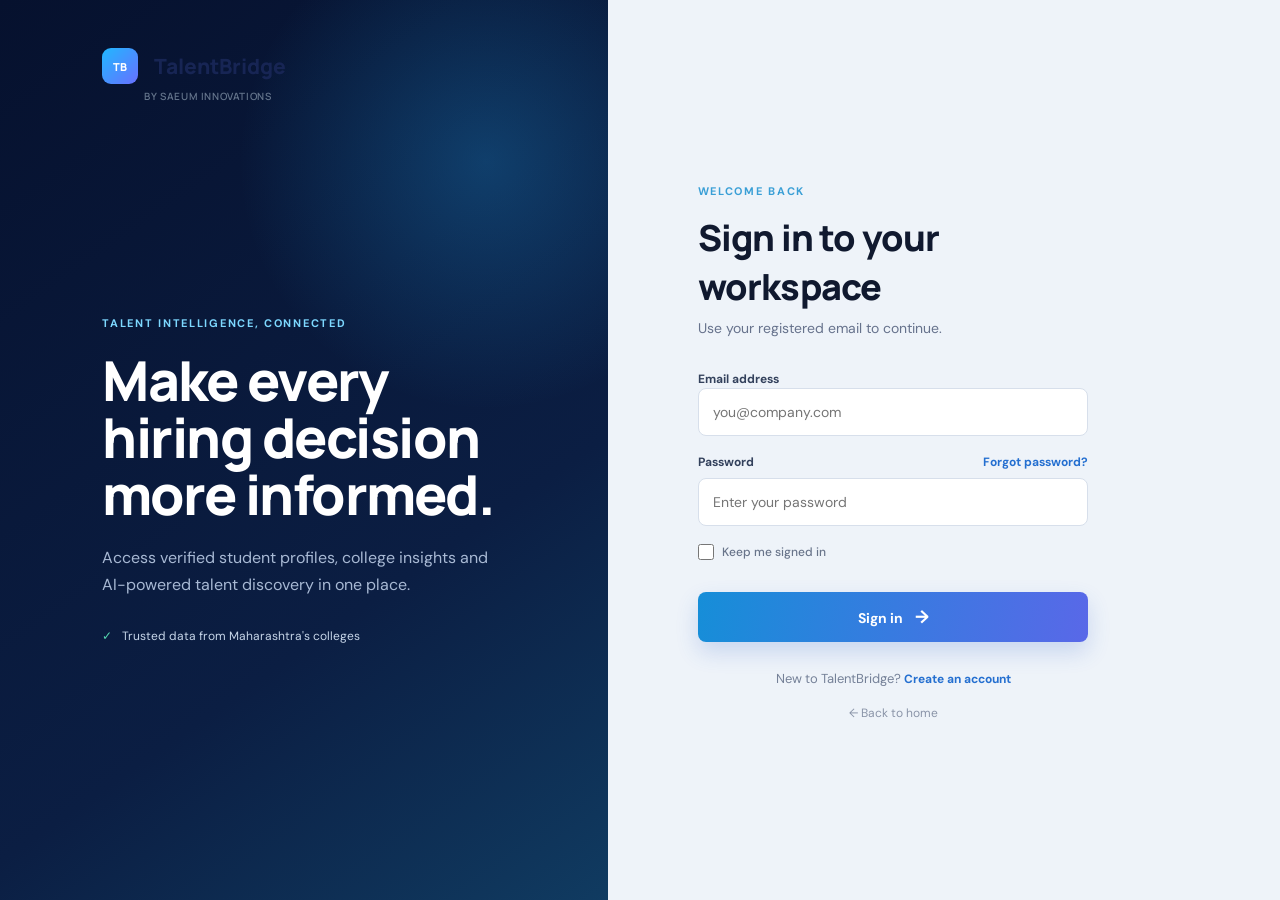
<file: teacher-dashboard.html>
<!DOCTYPE html>
<html lang="en">

<head>
<meta charset="UTF-8">
<meta name="viewport" content="width=device-width, initial-scale=1.0">

<title>Teacher Dashboard | TalentBridge</title>

<link rel="stylesheet" href="style.css">

<style>

*{
    box-sizing:border-box
}

body{
    margin:0;
    background:#f5f7fb;
    color:#172033;
    font-family:"DM Sans",Arial,sans-serif
}

.layout{
    display:flex;
    min-height:100vh
}

.sidebar{
    width:260px;
    position:fixed;
    inset:0 auto 0 0;
    background:#172554;
    color:#fff;
    padding:26px 20px
}

.brand{
    padding:8px 10px 30px
}

.brand h1{
    margin:0;
    font:800 26px Manrope,Arial
}

.brand h1 span{
    color:#60a5fa
}

.brand p{
    margin:6px 0;
    color:#bfdbfe;
    font-size:10px;
    text-transform:uppercase;
    letter-spacing:.7px
}

.mini{
    display:flex;
    gap:12px;
    align-items:center;
    padding:14px;
    border-radius:14px;
    background:#ffffff18;
    margin-bottom:26px
}

.avatar{
    width:42px;
    height:42px;
    border-radius:50%;
    display:grid;
    place-items:center;
    background:#2563eb;
    font-weight:800
}

.mini strong{
    display:block
}

.mini small{
    display:block;
    color:#bfdbfe;
    margin-top:3px
}

.nav{
    display:flex;
    flex-direction:column;
    gap:7px
}

.nav button{
    border:0;
    background:transparent;
    color:#dbeafe;
    text-align:left;
    padding:13px 14px;
    border-radius:10px;
    cursor:pointer;
    font-size:14px
}

.nav button:hover,
.nav button.active{
    background:#2563eb;
    color:white
}

.logout{
    margin-top:25px;
    width:100%;
    padding:12px;
    border:1px solid #93c5fd;
    border-radius:9px;
    background:transparent;
    color:#fff;
    cursor:pointer
}

.logout:hover{
    background:#ffffff12
}

.main{
    margin-left:260px;
    flex:1;
    padding:30px;
    max-width:1600px
}

.topbar{
    display:flex;
    justify-content:space-between;
    align-items:center;
    margin-bottom:24px
}

.topbar h1{
    margin:0 0 7px;
    font:800 30px Manrope,Arial
}

.topbar p{
    margin:0;
    color:#64748b
}

.college-pill{
    background:#e0ecff;
    color:#1d4ed8;
    border:1px solid #bfdbfe;
    padding:10px 14px;
    border-radius:12px;
    font-size:13px;
    font-weight:700
}

.section{
    display:none
}

.section.active{
    display:block
}

.cards{
    display:grid;
    grid-template-columns:repeat(4,1fr);
    gap:18px;
    margin-bottom:22px
}

.card{
    background:#fff;
    border:1px solid #e5e7eb;
    border-radius:16px;
    padding:22px;
    box-shadow:0 8px 25px #0f172a0a
}

.card h2{
    margin:0 0 8px;
    font-size:21px
}

.card h3{
    margin:0 0 8px;
    font-size:15px
}

.metric{
    font:800 29px Manrope;
    color:#1d4ed8
}

.muted{
    color:#64748b;
    font-size:13px
}

.grid2{
    display:grid;
    grid-template-columns:1.2fr .8fr;
    gap:20px
}

.list{
    display:flex;
    flex-direction:column;
    gap:11px
}

.list-item{
    padding:15px;
    border:1px solid #e5e7eb;
    border-radius:12px;
    background:#fff
}

.list-item strong{
    display:block;
    margin-bottom:5px
}

.btn{
    border:0;
    border-radius:9px;
    background:#2563eb;
    color:#fff;
    padding:11px 16px;
    cursor:pointer;
    font-weight:700
}

.btn:hover{
    background:#1d4ed8
}

.btn.secondary{
    background:#e0ecff;
    color:#1d4ed8
}

.btn.secondary:hover{
    background:#dbeafe
}

.btn.light{
    background:#f1f5f9;
    color:#334155
}

.btn.light:hover{
    background:#e2e8f0
}

.form-grid{
    display:grid;
    grid-template-columns:repeat(3,1fr);
    gap:15px
}

.field{
    margin-bottom:15px
}

.field label{
    display:block;
    font-size:13px;
    font-weight:700;
    margin-bottom:7px
}

.field input,
.field select,
.field textarea{
    width:100%;
    padding:11px;
    border:1px solid #dbe2ea;
    border-radius:9px;
    background:#fff;
    font:inherit;
    outline:none
}

.field input:focus,
.field select:focus,
.field textarea:focus{
    border-color:#60a5fa;
    box-shadow:0 0 0 3px #dbeafe
}

.toolbar{
    display:flex;
    justify-content:space-between;
    gap:12px;
    align-items:center;
    margin:18px 0
}

.table-wrap{
    overflow:auto;
    border:1px solid #e5e7eb;
    border-radius:12px
}

.marks-table{
    width:100%;
    border-collapse:collapse;
    min-width:720px
}

.marks-table th,
.marks-table td{
    padding:12px;
    border-bottom:1px solid #e5e7eb;
    text-align:left;
    font-size:13px
}

.marks-table th{
    background:#f8fafc;
    color:#475569
}

.marks-table input{
    width:100px;
    padding:8px;
    border:1px solid #dbe2ea;
    border-radius:7px
}

.marks-table input:focus{
    outline:none;
    border-color:#60a5fa;
    box-shadow:0 0 0 3px #dbeafe
}

.marks-table .percentage{
    color:#1d4ed8;
    font-weight:800
}

.status{
    font-size:12px;
    font-weight:700;
    color:#16a34a
}

.empty{
    padding:28px;
    text-align:center;
    color:#64748b;
    border:1px dashed #cbd5e1;
    border-radius:12px
}

.modal-backdrop{
    position:fixed;
    inset:0;
    background:#0f172a99;
    display:none;
    align-items:center;
    justify-content:center;
    padding:20px;
    z-index:20
}

.modal-backdrop.show{
    display:flex
}

.modal{
    width:min(560px,100%);
    background:#fff;
    border-radius:20px;
    padding:28px;
    box-shadow:0 25px 80px #0003
}

.modal h2{
    margin-top:0
}

.notice{
    padding:12px 14px;
    border-radius:10px;
    background:#eff6ff;
    color:#1e40af;
    font-size:13px;
    margin-bottom:18px
}

.toast{
    position:fixed;
    right:24px;
    bottom:24px;
    background:#172554;
    color:#fff;
    padding:14px 18px;
    border-radius:10px;
    display:none;
    z-index:30
}

.toast.show{
    display:block
}


/* ============================= */
/* ACADEMIC RECORDS */
/* ============================= */

.academic-header{
    display:flex;
    justify-content:space-between;
    align-items:flex-start;
    gap:20px;
    margin-bottom:24px
}

.academic-header h2{
    margin:0 0 8px;
    font:800 26px Manrope,Arial,sans-serif
}

.academic-header p{
    margin:0;
    color:#64748b;
    font-size:14px;
    line-height:1.6
}

.academic-badge{
    background:#eff6ff;
    color:#1d4ed8;
    border:1px solid #bfdbfe;
    border-radius:12px;
    padding:10px 14px;
    font-size:12px;
    font-weight:800;
    white-space:nowrap
}

.academic-panel{
    background:#fff;
    border:1px solid #e5e7eb;
    border-radius:18px;
    padding:24px;
    margin-bottom:20px;
    box-shadow:0 8px 25px #0f172a0a
}

.academic-panel-title{
    display:flex;
    align-items:center;
    gap:10px;
    margin-bottom:20px
}

.academic-panel-title span{
    width:36px;
    height:36px;
    display:grid;
    place-items:center;
    border-radius:10px;
    background:#eff6ff;
    color:#2563eb;
    font-size:17px
}

.academic-panel-title h3{
    margin:0;
    font-size:17px
}

.academic-panel-title p{
    margin:3px 0 0;
    color:#64748b;
    font-size:12px
}

.academic-form-grid{
    display:grid;
    grid-template-columns:repeat(3,1fr);
    gap:18px
}

.academic-field{
    display:flex;
    flex-direction:column;
    gap:8px
}

.academic-field label{
    font-size:12px;
    font-weight:800;
    color:#334155
}

.academic-field input,
.academic-field select{
    width:100%;
    min-height:44px;
    padding:11px 13px;
    border:1px solid #dbe2ea;
    border-radius:10px;
    background:#f8fafc;
    color:#172033;
    font:inherit;
    outline:none;
    transition:.2s ease
}

.academic-field input:focus,
.academic-field select:focus{
    border-color:#60a5fa;
    background:#fff;
    box-shadow:0 0 0 4px #dbeafe
}

.academic-year-help{
    color:#64748b;
    font-size:11px;
    margin-top:-2px
}

.student-context-card{
    display:flex;
    justify-content:space-between;
    align-items:center;
    gap:18px;
    padding:18px;
    margin-top:20px;
    border:1px solid #bfdbfe;
    border-radius:14px;
    background:linear-gradient(135deg,#eff6ff,#f8fbff)
}

.student-context-main{
    display:flex;
    align-items:center;
    gap:13px
}

.student-context-avatar{
    width:46px;
    height:46px;
    display:grid;
    place-items:center;
    border-radius:14px;
    background:#2563eb;
    color:white;
    font-weight:800
}

.student-context-main strong{
    display:block;
    margin-bottom:4px
}

.student-context-main small{
    color:#64748b;
    font-size:12px
}

.student-context-status{
    color:#15803d;
    background:#dcfce7;
    border:1px solid #bbf7d0;
    padding:8px 11px;
    border-radius:9px;
    font-size:11px;
    font-weight:800
}

.semester-toolbar{
    display:flex;
    justify-content:space-between;
    align-items:center;
    gap:15px;
    margin:5px 0 18px
}

.semester-toolbar h3{
    margin:0 0 5px;
    font-size:18px
}

.semester-toolbar p{
    margin:0;
    color:#64748b;
    font-size:12px
}

.semester-actions{
    display:flex;
    gap:9px;
    flex-wrap:wrap
}


/* ============================= */
/* NEW AUTOMATIC SUMMARY CARDS */
/* ============================= */

.academic-summary{
    display:grid;
    grid-template-columns:repeat(5,1fr);
    gap:12px;
    margin-top:18px
}

.summary-box{
    padding:16px;
    border-radius:13px;
    background:#f8fafc;
    border:1px solid #e5e7eb
}

.summary-box .summary-label{
    display:block;
    color:#64748b;
    font-size:11px;
    font-weight:700;
    margin-bottom:7px
}

.summary-box .summary-value{
    display:block;
    color:#1d4ed8;
    font-size:22px;
    font-weight:800;
    font-family:Manrope,Arial,sans-serif
}

.summary-box.highlight{
    background:#eff6ff;
    border-color:#bfdbfe
}

.summary-box.highlight .summary-value{
    color:#2563eb
}

.academic-save-area{
    display:flex;
    justify-content:flex-end;
    margin-top:20px
}

.academic-save-btn{
    min-width:190px;
    padding:13px 20px;
    border:0;
    border-radius:10px;
    background:#2563eb;
    color:#fff;
    font-weight:800;
    cursor:pointer
}

.academic-save-btn:hover{
    background:#1d4ed8
}


/* ============================= */
/* RESPONSIVE */
/* ============================= */


/* PROFESSIONAL COMPANY CONTACT */
.company-contact-shell{max-width:980px;margin:0 auto}
.company-contact-card{background:#fff;border:1px solid #e2e8f0;border-radius:20px;overflow:hidden;box-shadow:0 12px 35px rgba(15,23,42,.07)}
.company-contact-head{padding:26px 30px;background:linear-gradient(135deg,#eff6ff,#fff);border-bottom:1px solid #e5e7eb;display:flex;align-items:center;gap:16px}
.company-contact-icon{width:48px;height:48px;border-radius:14px;display:grid;place-items:center;background:#2563eb;color:#fff;font-size:22px;box-shadow:0 8px 18px rgba(37,99,235,.22)}
.company-contact-head h2{margin:0 0 5px;font:800 24px Manrope,Arial,sans-serif;color:#172033}
.company-contact-head p{margin:0;color:#64748b;font-size:13px;line-height:1.5}
.company-contact-body{padding:28px 30px 30px}
.contact-recipient{display:flex;align-items:center;gap:13px;padding:15px 17px;background:#f8fafc;border:1px solid #e2e8f0;border-radius:13px;margin-bottom:24px}
.contact-recipient-avatar{width:40px;height:40px;border-radius:11px;display:grid;place-items:center;background:#dbeafe;color:#1d4ed8;font-weight:800;font-size:14px}
.contact-recipient-info{min-width:0}
.contact-recipient-label{display:block;color:#64748b;font-size:11px;font-weight:700;text-transform:uppercase;letter-spacing:.6px;margin-bottom:3px}
.contact-recipient-name{display:block;color:#172033;font-size:14px;font-weight:800}
.contact-recipient-email{display:block;color:#64748b;font-size:12px;margin-top:2px}
.contact-form-grid{display:grid;grid-template-columns:1fr 1fr;gap:18px}
.contact-field{margin:0}
.contact-field.full{grid-column:1/-1}
.contact-field label{display:block;margin-bottom:8px;color:#334155;font-size:13px;font-weight:800}
.contact-field input,.contact-field textarea{width:100%;padding:12px 13px;border:1px solid #dbe2ea;border-radius:10px;background:#fff;color:#172033;font:inherit;outline:none;transition:.2s ease}
.contact-field input{height:46px}
.contact-field textarea{min-height:150px;resize:vertical;line-height:1.55}
.contact-field input:focus,.contact-field textarea:focus{border-color:#60a5fa;box-shadow:0 0 0 3px #dbeafe}
.contact-field input[readonly]{background:#f8fafc;color:#475569;cursor:not-allowed}
.contact-helper{margin-top:7px;color:#94a3b8;font-size:11px}
.contact-footer{display:flex;justify-content:space-between;align-items:center;gap:16px;margin-top:22px;padding-top:20px;border-top:1px solid #eef2f7}
.contact-note{color:#64748b;font-size:12px;line-height:1.45}
.contact-send-btn{min-width:150px;height:44px;border:0;border-radius:10px;background:#2563eb;color:#fff;padding:0 20px;cursor:pointer;font-weight:800;font-size:13px;box-shadow:0 7px 16px rgba(37,99,235,.18);transition:.2s ease}
.contact-send-btn:hover{background:#1d4ed8;transform:translateY(-1px)}
.contact-send-btn:active{transform:translateY(0)}
@media (max-width:700px){.company-contact-head,.company-contact-body{padding:22px}.contact-form-grid{grid-template-columns:1fr}.contact-field.full{grid-column:auto}.contact-footer{align-items:stretch;flex-direction:column}.contact-send-btn{width:100%}}

@media(max-width:1100px){

    .cards{
        grid-template-columns:repeat(2,1fr)
    }

    .academic-summary{
        grid-template-columns:repeat(3,1fr)
    }

    .grid2{
        grid-template-columns:1fr
    }

    .form-grid{
        grid-template-columns:1fr 1fr
    }

    .academic-form-grid{
        grid-template-columns:repeat(2,1fr)
    }
}

@media(max-width:650px){

    .sidebar{
        position:static;
        width:100%
    }

    .layout{
        display:block
    }

    .main{
        margin-left:0;
        padding:18px
    }

    .cards,
    .form-grid,
    .academic-form-grid,
    .academic-summary{
        grid-template-columns:1fr
    }

    .topbar{
        align-items:flex-start;
        gap:15px;
        flex-direction:column
    }

    .academic-header{
        flex-direction:column
    }

    .academic-panel{
        padding:17px
    }

    .student-context-card,
    .semester-toolbar{
        align-items:flex-start;
        flex-direction:column
    }

    .academic-save-area{
        justify-content:stretch
    }

    .academic-save-btn{
        width:100%
    }
}

</style>
</head>

<body>

<div class="layout">

<aside class="sidebar">

    <div class="brand">
        <h1>Talent<span>Bridge</span></h1>
        <p>by Saeum Innovations</p>
    </div>

    <div class="mini">

        <div class="avatar" id="sideAvatar">T</div>

        <div>
            <strong id="sideName">Teacher</strong>
            <small>Teacher / College</small>
        </div>

    </div>

    <nav class="nav">

        <button class="active" data-section="overview">
            ▦ Overview
        </button>

        <button data-section="students">
            👥 Students
        </button>

        <button data-section="academic">
            📚 Academic Records
        </button>

        <button data-section="contact-company">
            💬 Contact Company
        </button>

        <button data-section="profile">
            ⚙ My Profile
        </button>

    </nav>

    <button class="logout" onclick="logout()">
        Logout
    </button>

</aside>


<main class="main">

<header class="topbar">

    <div>

        <h1 id="welcomeTitle">
            Teacher Dashboard
        </h1>

        <p id="welcomeSubtitle">
            Manage academic records from one organized workspace.
        </p>

    </div>

    <div class="college-pill" id="collegePill">
        College not selected
    </div>

</header>


<!-- ================= OVERVIEW ================= -->

<section class="section active" id="overview">

    <div class="cards">

        <div class="card">

            <h3>Total Students</h3>

            <div class="metric" id="studentCount">
                0
            </div>

            <div class="muted">
                Registered student profiles
            </div>

        </div>


        <div class="card">

            <h3>Profiles Ready</h3>

            <div class="metric" id="activeCount">
                0
            </div>

            <div class="muted">
                Students with profile data
            </div>

        </div>


        <div class="card">

            <h3>Academic Entries</h3>

            <div class="metric" id="recordCount">
                0
            </div>

            <div class="muted">
                Saved subject records
            </div>

        </div>


        <div class="card">

            <h3>Current College</h3>

            <div
                class="metric"
                style="font-size:18px"
                id="collegeMetric"
            >
                Not set
            </div>

            <div class="muted">
                Your active academic workspace
            </div>

        </div>

    </div>


    <div class="grid2">

        <div class="card">

            <h2>Recent Students</h2>

            <p class="muted">
                Students available for academic updates.
            </p>

            <div class="list" id="recentStudents"></div>

        </div>


        <div class="card">

            <h2>Quick actions</h2>

            <p class="muted">
                Reduce repeated work by selecting a student once and entering
                all subjects for a semester together.
            </p>

            <div style="display:flex;gap:10px;flex-wrap:wrap">

                <button
                    class="btn"
                    onclick="showSection('academic')"
                >
                    Update academic records
                </button>

                <button
                    class="btn secondary"
                    onclick="showSection('students')"
                >
                    View students
                </button>

            </div>

        </div>

    </div>

</section>


<!-- ================= STUDENTS ================= -->

<section class="section" id="students">

    <div class="card">

        <h2>Student Directory</h2>

        <p class="muted">
            Choose a student to open their academic profile and update the next semester.
        </p>

        <div class="list" id="studentDirectory"></div>

    </div>

</section>


<!-- ================= ACADEMIC RECORDS ================= -->

<section class="section" id="academic">

    <div class="academic-header">

        <div>

            <h2>
                Academic Records
            </h2>

            <p>
                Add and manage semester-wise academic performance for your students.
                Total marks, percentage, SGPA and CGPA are calculated automatically.
            </p>

        </div>

        <div class="academic-badge">
            Academic Workspace
        </div>

    </div>


    <!-- Academic Context -->

    <div class="academic-panel">

        <div class="academic-panel-title">

            <span>⚙</span>

            <div>

                <h3>
                    Academic Context
                </h3>

                <p>
                    Select the college, department and academic period.
                </p>

            </div>

        </div>


        <div class="academic-form-grid">

            <div class="academic-field">

                <label for="teacherCollege">
                    College / Institution
                </label>

                <input
                    id="teacherCollege"
                    placeholder="Enter college name"
                >

            </div>


            <div class="academic-field">

                <label for="teacherDepartment">
                    Department
                </label>

                <input
                    id="teacherDepartment"
                    placeholder="Example: Computer Engineering"
                >

            </div>


            <div class="academic-field">

                <label for="academicYearSelect">
                    Academic Year
                </label>

                <input
                    id="academicYearSelect"
                    list="academicYears"
                    placeholder="Example: 2026-2027"
                    autocomplete="off"
                >

                <datalist id="academicYears"></datalist>

                <div class="academic-year-help">
                    Type any academic year you want.
                </div>

            </div>


            <div class="academic-field">

                <label for="studentSelect">
                    Student
                </label>

                <select id="studentSelect">

                    <option value="">
                        Select student
                    </option>

                </select>

            </div>


            <div class="academic-field">

                <label for="semesterSelect">
                    Semester
                </label>

                <select id="semesterSelect">

                    <option value="">
                        Select semester
                    </option>

                </select>

            </div>


            <div class="academic-field">

                <label for="recordMode">
                    Record Mode
                </label>

                <select id="recordMode">

                    <option value="bulk">
                        Enter all subjects together
                    </option>

                    <option value="single">
                        Single subject update
                    </option>

                </select>

            </div>

        </div>


        <div
            id="selectedStudentDetails"
            class="student-context-card"
            style="display:none"
        ></div>

    </div>


    <!-- Marks -->

    <div class="academic-panel">

        <div class="semester-toolbar">

            <div>

                <h3 id="semesterHeading">
                    Semester Marks
                </h3>

                <p>
                    Enter marks for each subject. Totals and results update automatically.
                </p>

            </div>


           <div class="semester-actions">

                <button
                    class="btn light"
                    id="addSubjectButton"
                    onclick="addSubjectRow()"
                >
                    + Add Subject
                </button>

                <button
                    class="btn secondary"
                    id="editSemesterButton"
                    onclick="editCurrentSemester()"
                    style="display:none"
                >
                    ✏ Edit Saved Records
                </button>

                <button
                    class="btn secondary"
                    onclick="openCollegeSetup()"
                >
                    Change College
                </button>

            </div>

        </div>


        <div class="table-wrap">

            <table class="marks-table">

                <thead>

                    <tr>

                        <th>Subject</th>
                        <th>Marks Obtained</th>
                        <th>Total Marks</th>
                        <th>Percentage</th>
                        <th>Grade</th>
                        <th>Action</th>

                    </tr>

                </thead>


                <tbody id="marksBody">

                    <tr>

                        <td
                            colspan="6"
                            class="empty"
                        >
                            Select a student, academic year and semester to begin.
                        </td>

                    </tr>

                </tbody>

            </table>

        </div>


        <!-- ============================= -->
        <!-- AUTOMATIC RESULT SUMMARY -->
        <!-- ============================= -->

        <div class="academic-summary">

            <div class="summary-box">

                <span class="summary-label">
                    Total Marks Obtained
                </span>

                <span
                    class="summary-value"
                    id="totalObtained"
                >
                    0
                </span>

            </div>


            <div class="summary-box">

                <span class="summary-label">
                    Total Maximum Marks
                </span>

                <span
                    class="summary-value"
                    id="totalMaximum"
                >
                    0
                </span>

            </div>


            <div class="summary-box highlight">

                <span class="summary-label">
                    Percentage
                </span>

                <span
                    class="summary-value"
                    id="overallPercentage"
                >
                    0.00%
                </span>

            </div>


            <div class="summary-box highlight">

                <span class="summary-label">
                    SGPA
                </span>

                <span
                    class="summary-value"
                    id="sgpaValue"
                >
                    0.00
                </span>

            </div>


            <div class="summary-box highlight">

                <span class="summary-label">
                    CGPA
                </span>

                <span
                    class="summary-value"
                    id="cgpaValue"
                >
                    0.00
                </span>

            </div>


            <div class="summary-box highlight">

                <span class="summary-label">
                    Semester Grade
                </span>

                <span
                    class="summary-value"
                    id="semesterGradeValue"
                >
                    —
                </span>

            </div>

        </div>


        <div
            style="
                margin-top:12px;
                padding:12px 14px;
                border-radius:10px;
                background:#f8fafc;
                color:#64748b;
                font-size:12px;
            "
        >
            SGPA is calculated on a 10-point scale from subject percentages.
            CGPA is calculated from the student's saved semester results.
        </div>


        <div
            class="academic-summary"
            style="
                grid-template-columns:1fr;
                margin-top:12px;
            "
        >

            <div>

                <strong id="semesterSummary">
                    No semester selected
                </strong>

                <br>

                <span class="muted">
                    Saved academic entries for the selected semester
                </span>

            </div>

        </div>


        <div class="academic-save-area">

            <button
                class="academic-save-btn"
                onclick="saveAllMarks()"
            >
                Save Semester Records
            </button>

        </div>

    </div>

</section>


<!-- ================= CONTACT COMPANY ================= -->

<section class="section" id="contact-company">

    <div class="company-contact-shell">

        <div class="company-contact-card">

            <div class="company-contact-head">
                <div class="company-contact-icon">✉</div>
                <div>
                    <h2>Contact Company</h2>
                    <p>Connect with the company recruiter regarding students, academic records, or recruitment opportunities.</p>
                </div>
            </div>

            <div class="company-contact-body">

                <div class="contact-recipient">
                    <div class="contact-recipient-avatar">CO</div>
                    <div class="contact-recipient-info">
                        <span class="contact-recipient-label">Recipient</span>
                        <span class="contact-recipient-name" id="teacherContactCompanyDisplay">Saeum Innovations</span>
                        <span class="contact-recipient-email" id="teacherContactCompanyEmail">hr@saeum.com</span>
                    </div>
                </div>

                <form id="teacherCompanyContactForm">

                    <div class="contact-form-grid">

                        <div class="contact-field">
                            <label for="teacherContactSubject">Subject</label>
                            <input id="teacherContactSubject" type="text" placeholder="e.g. Student Recruitment Opportunity" maxlength="100" required>
                            <div class="contact-helper">Keep the subject short and clear.</div>
                        </div>

                        <div class="contact-field">
                            <label for="teacherContactCompany">Company</label>
                            <input id="teacherContactCompany" type="text" readonly>
                            <div class="contact-helper">Selected company recruiter.</div>
                        </div>

                        <div class="contact-field full">
                            <label for="teacherContactMessage">Message</label>
                            <textarea id="teacherContactMessage" rows="6" maxlength="1000" placeholder="Write your message to the company recruiter..." required></textarea>
                            <div class="contact-helper">Your teacher name, email, and college will be shared with the company automatically.</div>
                        </div>

                    </div>

                    <div class="contact-footer">
                        <div class="contact-note">Your message will appear in the company's <strong>Contact Messages</strong> section.</div>
                        <button type="submit" class="contact-send-btn">Send Message&nbsp; →</button>
                    </div>

                </form>

            </div>

        </div>

    </div>

</section>

<!-- ================= PROFILE ================= -->

<section class="section" id="profile">

    <div class="card">

        <h2>
            My Profile
        </h2>

        <div class="form-grid">

            <div class="field">

                <label>
                    Full name
                </label>

                <input id="teacherName">

            </div>


            <div class="field">

                <label>
                    Email
                </label>

                <input
                    id="teacherEmail"
                    type="email"
                >

            </div>


            <div class="field">

                <label>
                    Designation
                </label>

                <input
                    id="teacherDesignation"
                    placeholder="Assistant Professor"
                >

            </div>

        </div>


        <button
            class="btn"
            onclick="saveProfile()"
        >
            Save profile
        </button>

    </div>

</section>

</main>

</div>


<!-- ================= COLLEGE MODAL ================= -->

<div class="modal-backdrop" id="collegeModal">

    <div class="modal">

        <h2>
            Set up your college workspace
        </h2>

        <p class="muted">

            Before entering academic records, select the college and
            department you manage. This information will be reused
            automatically.

        </p>

        <div class="notice">

            You can change this later from Academic Records.

        </div>


        <div class="field">

            <label>
                College / Institution
            </label>

            <input
                id="setupCollege"
                placeholder="Example: ABC College"
            >

        </div>


        <div class="field">

            <label>
                Department
            </label>

            <input
                id="setupDepartment"
                placeholder="Example: Computer Science"
            >

        </div>


        <div class="field">

            <label for="setupYear">
                Default Academic Year
            </label>

            <input
                id="setupYear"
                list="setupAcademicYears"
                placeholder="Example: 2026-2027"
                autocomplete="off"
            >

            <datalist id="setupAcademicYears"></datalist>

        </div>


        <button
            class="btn"
            style="width:100%"
            onclick="saveCollegeSetup()"
        >
            Enter dashboard
        </button>

    </div>

</div>


<div class="toast" id="toast"></div>


<script>

/* ========================================= */
/* BASIC HELPERS */
/* ========================================= */

const $ = id => document.getElementById(id);


const getJSON = (key, fallback) => {

    try {

        const value =
            localStorage.getItem(key);

        if (!value) {
            return fallback;
        }

        const parsed =
            JSON.parse(value);

        return parsed ?? fallback;

    } catch(error) {

        return fallback;

    }

};


const setJSON = (key, value) => {

    localStorage.setItem(
        key,
        JSON.stringify(value)
    );

};


/* ========================================= */
/* CURRENT USER */
/* ========================================= */

const currentUser =
    getJSON(
        'talentBridgeCurrentUser',
        null
    );


if (!currentUser) {

    location.href =
        'login.html';

}


const teacherKey =
    currentUser
        ? (currentUser.id || currentUser.email)
        : 'teacher';


const name =
    currentUser?.name ||
    'Teacher';


/* ========================================= */
/* DATA */
/* ========================================= */

function allUsers() {

    const users =
        getJSON(
            'talentBridgeUsers',
            []
        );

    return Array.isArray(users)
        ? users
        : [];

}


function students() {

    const teacherCollege =
        currentTeacherCollege();

    return allUsers().filter(u => {

        const role =
            String(
                u.role || ''
            )
            .trim()
            .toLowerCase()
            .replace(/[\s/_-]+/g,'');

        if (role !== 'student') {
            return false;
        }

        /*
         * A teacher can only access students belonging
         * to the teacher's active college.
         *
         * New registrations store college on the user.
         * Older students may have it in their profile,
         * so both locations are supported.
         */
        const studentProfile =
            profileFor(u);

        const studentCollege =
            normalizeCollege(
                u.college ||
                studentProfile.collegeName ||
                ''
            );

        // If no teacher college is configured, show all registered students.
        // Otherwise, show students from the selected teacher college.
        return !teacherCollege || studentCollege === teacherCollege;

    });

}

function teacherRecords() {

    const teacherCollege =
        currentTeacherCollege();

    return records().filter(record =>
        normalizeCollege(record.college) ===
        teacherCollege
    );

}


function records() {

    const data =
        getJSON(
            'talentBridgeAcademicRecords',
            []
        );

    return Array.isArray(data)
        ? data
        : [];

}


function profileFor(u) {

    return getJSON(

        'talentBridge_profile_' +
        (u.id || u.email),

        {}

    );

}

function studentCourse(u) {

    const profile = profileFor(u);

    return String(
        profile.course ||
        profile.courseName ||
        u.course ||
        u.courseName ||
        ''
    ).trim();

}


function normalizeCollege(value) {
    return String(value || '')
        .trim()
        .toLowerCase()
        .replace(/\s+/g, ' ');
}

function config() {

    const saved =
        getJSON(
            'talentBridgeTeacherCollege_' +
            teacherKey,
            null
        );

    /*
     * New teacher accounts carry their college in
     * the registration record. Use it as the first
     * workspace value so each teacher starts with
     * their own college.
     */
    if (saved && saved.college) {
        return saved;
    }

    if (currentUser?.college) {
        return {
            ...(saved || {}),
            college: currentUser.college
        };
    }

    return saved;
}

function currentTeacherCollege() {
    return normalizeCollege(
        config()?.college ||
        currentUser?.college ||
        ''
    );
}


/* ========================================= */
/* DISPLAY HELPERS */
/* ========================================= */

function initials(value) {

    const result =
        String(
            value || 'Teacher'
        )
        .trim()
        .split(/\s+/)
        .map(x => x[0])
        .join('')
        .slice(0,2)
        .toUpperCase();

    return result || 'T';

}


function esc(value) {

    return String(value ?? '')
        .replace(
            /[&<>"']/g,
            m => ({

                '&':'&amp;',
                '<':'&lt;',
                '>':'&gt;',
                '"':'&quot;',
                "'":'&#039;'

            }[m])
        );

}


function toast(msg) {

    $('toast').textContent =
        msg;

    $('toast')
        .classList
        .add('show');

    setTimeout(() => {

        $('toast')
            .classList
            .remove('show');

    },2600);

}


/* ========================================= */
/* SEMESTER CALCULATION */
/* ========================================= */

function maxSem(u){

    const c =
        studentCourse(u).toLowerCase();


    if(
        /b\.?sc|bachelor of science/.test(c)
    ){

        return 6;

    }


    if(
        /b\.?com|b\.?a|m\.?sc/.test(c)
    ){

        return 6;

    }


    return 8;

}


/* ========================================= */
/* ACADEMIC YEAR SUGGESTIONS */
/* ========================================= */

function populateAcademicYearSuggestions(){

    const academicYears =
        $('academicYears');

    const setupYears =
        $('setupAcademicYears');

    const currentYear =
        new Date().getFullYear();


    academicYears.innerHTML = '';

    setupYears.innerHTML = '';


    for(
        let year = currentYear - 5;
        year <= currentYear + 5;
        year++
    ){

        const value =
            `${year}-${year + 1}`;


        const option1 =
            document.createElement('option');

        option1.value =
            value;

        academicYears.appendChild(
            option1
        );


        const option2 =
            document.createElement('option');

        option2.value =
            value;

        setupYears.appendChild(
            option2
        );

    }

}


/* ========================================= */
/* SEMESTER OPTIONS */
/* ========================================= */

function populateSemesterOptions(totalSemesters = 8){

    const select =
        $('semesterSelect');

    const previousValue =
        select.value;


    select.innerHTML =
        '<option value="">Select semester</option>';


    for(
        let i = 1;
        i <= totalSemesters;
        i++
    ){

        const option =
            document.createElement('option');

        option.value =
            String(i);

        option.textContent =
            `Semester ${i}`;

        select.appendChild(
            option
        );

    }


    if(
        previousValue &&
        Number(previousValue) <= totalSemesters
    ){

        select.value =
            previousValue;

    }

}


/* ========================================= */
/* NAVIGATION */
/* ========================================= */

function showSection(id) {

    document
        .querySelectorAll('.section')
        .forEach(section => {

            section.classList.toggle(
                'active',
                section.id === id
            );

        });


    document
        .querySelectorAll('.nav button')
        .forEach(button => {

            button.classList.toggle(
                'active',
                button.dataset.section === id
            );

        });


    if(id === 'academic') {

        loadSemesterRecords();

    }

}


/* ========================================= */
/* RENDER DASHBOARD */
/* ========================================= */

function render() {

    const list =
        students();

    const academicRecords =
        teacherRecords();


    $('studentCount').textContent =
        list.length;


    $('activeCount').textContent =
        list.filter(u => {

            const profile =
                profileFor(u);

            return profile &&
                Object.keys(profile).length > 0;

        }).length;


    $('recordCount').textContent =
        teacherRecords().length;


    const c =
        config();


    $('collegePill').textContent =
        c?.college ||
        'College not selected';


    $('collegeMetric').textContent =
        c?.college ||
        'Not set';


    $('teacherCollege').value =
        c?.college || '';


    $('teacherDepartment').value =
        c?.department || '';


    if(c?.year){

        $('academicYearSelect').value =
            c.year;

    }


    /* ================================= */
    /* RECENT STUDENTS */
    /* ================================= */

    $('recentStudents').innerHTML =

        list.length

        ? list
            .slice(-5)
            .reverse()
            .map(u => {

                const p =
                    profileFor(u);

                return `

                    <div class="list-item">

                        <strong>
                            ${esc(
                                u.name ||
                                'Unnamed student'
                            )}
                        </strong>

                        <span class="muted">

                            ${esc(
                                u.email || ''
                            )}

                            ·

                            ${esc(
                                studentCourse(u) ||
                                'Course not added'
                            )}

                        </span>

                    </div>

                `;

            })
            .join('')

        :

        `

            <div class="empty">

                No students registered yet.

            </div>

        `;


    /* ================================= */
    /* STUDENT DIRECTORY */
    /* ================================= */

    $('studentDirectory').innerHTML =

        list.length

        ? list
            .map(u => {

                const p =
                    profileFor(u);


                const studentId =
                    String(
                        u.id ||
                        u.email
                    );


                const count =
                    academicRecords.filter(r =>
                        String(r.studentId) ===
                        studentId
                    ).length;


                const safeId =
                    encodeURIComponent(
                        studentId
                    );


                return `

                    <div class="list-item">

                        <strong>

                            ${esc(
                                u.name ||
                                u.email
                            )}

                        </strong>

                        <span class="muted">

                            ${esc(
                                u.email || ''
                            )}

                            ·

                            ${esc(
                                studentCourse(u) ||
                                'Course not added'
                            )}

                            ·

                            ${count}
                            academic entries

                        </span>


                        <button
                            class="btn secondary"
                            style="margin-top:10px"
                            onclick="selectStudentEncoded('${safeId}')"
                        >

                            Open academic profile

                        </button>

                    </div>

                `;

            })
            .join('')

        :

        `

            <div class="empty">

                No students registered yet.

            </div>

        `;


    /* ================================= */
    /* STUDENT DROPDOWN */
    /* ================================= */

    const select =
        $('studentSelect');


    const currentSelectedStudent =
        select.value;


    select.innerHTML =
        '<option value="">Select student</option>' +

        list
            .map(u => {

                const id =
                    String(
                        u.id ||
                        u.email
                    );


                const option =
                    document.createElement('option');

                option.value =
                    id;

                option.textContent =
                    u.name ||
                    u.email ||
                    'Unnamed student';

                return option.outerHTML;

            })
            .join('');


    if(
        currentSelectedStudent &&
        list.some(u =>
            String(
                u.id ||
                u.email
            ) ===
            String(
                currentSelectedStudent
            )
        )
    ){

        select.value =
            currentSelectedStudent;

    }

}


/* ========================================= */
/* STUDENT SELECTION */
/* ========================================= */

function selectStudentEncoded(encodedId){

    const id =
        decodeURIComponent(
            encodedId
        );

    selectStudent(id);

}


function selectStudent(id){

    showSection(
        'academic'
    );


    $('studentSelect').value =
        id;


    updateStudentContext();

}


/* ========================================= */
/* STUDENT CONTEXT */
/* ========================================= */

function updateStudentContext(){

    const id =
        $('studentSelect').value;


    const u =
        allUsers().find(x =>
            String(x.id || x.email) === String(id)
        ) || students().find(x =>
            String(x.id || x.email) === String(id)
        );


    if(!u){

        $('selectedStudentDetails')
            .style
            .display = 'none';


        populateSemesterOptions(8);


        $('marksBody').innerHTML = `

            <tr>

                <td
                    colspan="5"
                    class="empty"
                >

                    Select a student and semester to begin.

                </td>

            </tr>

        `;


        resetAutomaticSummary();

        return;

    }


    const p =
        profileFor(u);


    const totalSemesters =
        maxSem(u);


    $('selectedStudentDetails')
        .style
        .display = 'flex';


    $('selectedStudentDetails').innerHTML = `

        <div class="student-context-main">

            <div class="student-context-avatar">

                ${esc(
                    initials(
                        u.name ||
                        u.email
                    )
                )}

            </div>


            <div>

                <strong>

                    ${esc(
                        u.name ||
                        u.email
                    )}

                </strong>

                <small>

                    ${esc(
                        studentCourse(u) ||
                        'Course not added'
                    )}

                    ·

                    ${esc(
                        p.department ||
                        'Department not added'
                    )}

                    ·

                    ${totalSemesters}
                    semesters

                </small>

            </div>

        </div>


        <div class="student-context-status">

            Student Selected

        </div>

    `;


    populateSemesterOptions(
        totalSemesters
    );


    loadSemesterRecords();

}


/* ========================================= */
/* RESET SUMMARY */
/* ========================================= */

function resetAutomaticSummary(){

    $('totalObtained').textContent =
        '0';

    $('totalMaximum').textContent =
        '0';

    $('overallPercentage').textContent =
        '0.00%';

    $('sgpaValue').textContent =
        '0.00';

    $('cgpaValue').textContent =
        '0.00';

    if ($('semesterGradeValue')) $('semesterGradeValue').textContent = '—';

}

function getGrade(percentage) {

    if (percentage >= 90) {
        return 'A+';
    }

    if (percentage >= 80) {
        return 'A';
    }

    if (percentage >= 70) {
        return 'B+';
    }

    if (percentage >= 60) {
        return 'B';
    }

    if (percentage >= 50) {
        return 'C';
    }

    if (percentage >= 40) {
        return 'D';
    }

    return 'F';
}
/* ========================================= */
/* CALCULATE CURRENT SEMESTER */
/* ========================================= */

function calculateCurrentSemester(){

    const rows =
        Array.from(
            document.querySelectorAll(
                '#marksBody tr'
            )
        ).filter(tr =>
            tr.querySelector('.subject')
        );


    let totalObtained = 0;
    let totalMaximum = 0;

    const subjectPercentages = [];


    rows.forEach(tr => {

        const obtainedInput =
            tr.querySelector('.obtained');

        const totalInput =
            tr.querySelector('.total');


        if(
            !obtainedInput ||
            !totalInput
        ){

            return;

        }


        const obtained =
            Number(
                obtainedInput.value
            );


        const total =
            Number(
                totalInput.value
            );


        if(
            !Number.isNaN(obtained) &&
            obtained >= 0 &&
            total > 0
        ){

            totalObtained +=
                obtained;

            totalMaximum +=
                total;


            const percentage =
                Math.min(
                    (obtained / total) * 100,
                    100
                );


            subjectPercentages.push(
                percentage
            );

        }

    });


    const percentage =
        totalMaximum > 0
        ?
        (totalObtained / totalMaximum) * 100
        :
        0;


    /*
     * SGPA calculation:
     *
     * Each subject percentage is
     * converted to a 10-point grade
     * point.
     *
     * Example:
     * 80% = 8.0
     * 75% = 7.5
     * 90% = 9.0
     */

    let sgpa = 0;


    if(subjectPercentages.length){

        const gradePoints =
            subjectPercentages.map(
                percentage =>
                    Math.min(
                        percentage / 10,
                        10
                    )
            );


        sgpa =
            gradePoints.reduce(
                (sum, value) =>
                    sum + value,
                0
            ) /
            gradePoints.length;

    }


    $('totalObtained').textContent =
        Number.isInteger(totalObtained)
        ? totalObtained
        : totalObtained.toFixed(2);


    $('totalMaximum').textContent =
        Number.isInteger(totalMaximum)
        ? totalMaximum
        : totalMaximum.toFixed(2);


    $('overallPercentage').textContent =
        percentage.toFixed(2) + '%';

    if ($('semesterGradeValue')) {
        $('semesterGradeValue').textContent =
            subjectPercentages.length ? getGrade(percentage) : '—';
    }

    $('sgpaValue').textContent =
        sgpa.toFixed(2);


    /*
     * Update CGPA using saved records,
     * plus the currently entered marks.
     */

    updateCGPA(
        sgpa,
        subjectPercentages.length > 0
    );

}


/* ========================================= */
/* CALCULATE CGPA */
/* ========================================= */

function calculateSavedSemesterResults(studentId){

    const all =
        records().filter(r =>
            String(r.studentId) ===
            String(studentId)
        );


    const semesters = {};


    all.forEach(r => {

        const semester =
            String(
                r.semester || ''
            );


        if(!semester){
            return;
        }


        if(!semesters[semester]){

            semesters[semester] = [];

        }


        const marks =
            Number(
                r.marksObtained
            );


        const total =
            Number(
                r.totalMarks
            );


        if(
            !Number.isNaN(marks) &&
            !Number.isNaN(total) &&
            total > 0
        ){

            const percentage =
                Math.min(
                    (marks / total) * 100,
                    100
                );


            semesters[semester].push(
                percentage
            );

        }

    });


    const semesterSGPAs = [];


    Object.keys(semesters).forEach(semester => {

        const percentages =
            semesters[semester];


        if(!percentages.length){
            return;
        }


        const gradePoints =
            percentages.map(
                percentage =>
                    Math.min(
                        percentage / 10,
                        10
                    )
            );


        const sgpa =
            gradePoints.reduce(
                (sum, value) =>
                    sum + value,
                0
            ) /
            gradePoints.length;


        semesterSGPAs.push(sgpa);

    });


    if(!semesterSGPAs.length){

        return 0;

    }


    return semesterSGPAs.reduce(
        (sum, value) =>
            sum + value,
        0
    ) / semesterSGPAs.length;

}


/* ========================================= */
/* UPDATE CGPA */
/* ========================================= */

function updateCGPA(
    currentSGPA = 0,
    hasCurrentMarks = false
){

    const studentId =
        $('studentSelect').value;


    if(!studentId){

        $('cgpaValue').textContent =
            '0.00';

        return;

    }


    /*
     * Get CGPA from saved semesters.
     */

    const savedCGPA =
        calculateSavedSemesterResults(
            studentId
        );


    /*
     * If the current semester has
     * unsaved marks, include it in
     * the CGPA preview.
     */

    if(hasCurrentMarks){

        const semester =
            $('semesterSelect').value;


        const existingRecords =
            records().filter(r =>

                String(r.studentId) ===
                String(studentId)

                &&

                String(r.semester) ===
                String(semester)

                &&

                String(r.academicYear) ===
                String(
                    $('academicYearSelect')
                        .value
                        .trim()
                )

            );


        /*
         * Calculate previously saved
         * semester SGPA values excluding
         * the current semester.
         */

        const semesterMap = {};


        records()
            .filter(r =>
                String(r.studentId) ===
                String(studentId)
            )
            .forEach(r => {

                const sem =
                    String(
                        r.semester || ''
                    );


                if(!sem){
                    return;
                }


                if(!semesterMap[sem]){

                    semesterMap[sem] = [];

                }


                const marks =
                    Number(
                        r.marksObtained
                    );


                const total =
                    Number(
                        r.totalMarks
                    );


                if(
                    total > 0 &&
                    !Number.isNaN(marks)
                ){

                    const pct =
                        Math.min(
                            (marks / total) * 100,
                            100
                        );


                    semesterMap[sem].push(
                        pct
                    );

                }

            });


        /*
         * Remove the currently selected
         * semester from saved CGPA
         * because its live SGPA will
         * replace it.
         */

        delete semesterMap[
            String(semester)
        ];


        const savedSGPAs = [];


        Object.keys(semesterMap)
            .forEach(sem => {

                const percentages =
                    semesterMap[sem];


                if(!percentages.length){
                    return;
                }


                const points =
                    percentages.map(
                        pct =>
                            Math.min(
                                pct / 10,
                                10
                            )
                    );


                const sgpa =
                    points.reduce(
                        (sum, value) =>
                            sum + value,
                        0
                    ) /
                    points.length;


                savedSGPAs.push(
                    sgpa
                );

            });


        /*
         * Add current semester SGPA.
         */

        savedSGPAs.push(
            currentSGPA
        );


        const cgpa =
            savedSGPAs.length
            ?
            savedSGPAs.reduce(
                (sum, value) =>
                    sum + value,
                0
            ) /
            savedSGPAs.length
            :
            0;


        $('cgpaValue').textContent =
            cgpa.toFixed(2);

        return;

    }


    $('cgpaValue').textContent =
        savedCGPA.toFixed(2);

}


/* ========================================= */
/* LOAD SEMESTER RECORDS */
/* ========================================= */

/* ========================================= */
/* COLLEGE SUBJECT TEMPLATES */
/* ========================================= */

/*
 * Each college has its own subject list for each academic year
 * and semester. Marks are never shared between students.
 */
function subjectTemplateKey(college, year, semester){
    return [
        String(college || '').trim().toLowerCase(),
        String(year || '').trim().toLowerCase(),
        String(semester || '').trim()
    ].join('|');
}

function getSubjectTemplate(college, year, semester){
    const all = getJSON('talentBridgeSubjectTemplates', {});
    return Array.isArray(all[subjectTemplateKey(college, year, semester)])
        ? all[subjectTemplateKey(college, year, semester)]
        : [];
}

function saveSubjectTemplate(college, year, semester, subjects){
    const all = getJSON('talentBridgeSubjectTemplates', {});
    const key = subjectTemplateKey(college, year, semester);

    const cleaned = subjects
        .map(item => ({
            subject: String(item.subject || '').trim(),
            totalMarks: Number(item.totalMarks) > 0 ? Number(item.totalMarks) : 100
        }))
        .filter(item => item.subject);

    all[key] = cleaned;
    setJSON('talentBridgeSubjectTemplates', all);
}

/* ========================================= */
/* LOAD SEMESTER RECORDS */
/* ========================================= */

function loadSemesterRecords(){

    const id =
        $('studentSelect').value;

    const sem =
        $('semesterSelect').value;

    const year =
        $('academicYearSelect').value.trim();

    const editButton =
        $('editSemesterButton');


    if(
        !id ||
        !sem ||
        !year
    ){

        $('marksBody').innerHTML = `

            <tr>

                <td
                    colspan="6"
                    class="empty"
                >

                    Select a student, academic year and semester to begin.

                </td>

            </tr>

        `;

        $('semesterHeading')
            .textContent =
            'Semester Marks';

        $('semesterSummary')
            .textContent =
            'No semester selected';

        if(editButton){
            editButton.style.display = 'none';
        }

        resetAutomaticSummary();

        return;

    }


    const rows =
        records().filter(r =>

            String(r.studentId) ===
            String(id)

            &&

            String(r.academicYear) ===
            String(year)

            &&

            String(r.semester) ===
            String(sem)

        );


    $('marksBody').innerHTML = '';


    if(rows.length){

        rows.forEach(r =>
            addSubjectRow(r)
        );

        /*
         * Saved records exist.
         * Show Edit Saved Records button.
         */

        if(editButton){
            editButton.style.display = 'inline-block';
        }

    }else{

        /*
         * No marks exist for this student yet.
         * Load the subject structure saved for this college,
         * academic year and semester. Marks remain empty.
         */
        const template = getSubjectTemplate(
            $('teacherCollege').value.trim(),
            year,
            sem
        );

        if(template.length){
            template.forEach(item => addSubjectRow({
                subject: item.subject,
                totalMarks: item.totalMarks,
                marksObtained: ''
            }));
        }else{
            addSubjectRow();
        }

        if(editButton){
            editButton.style.display = 'none';
        }

    }


    $('semesterHeading')
        .textContent =
        `Semester ${sem} Marks`;


    $('semesterSummary')
        .textContent =
        rows.length
        ? `${rows.length} saved subject record(s) · ${year}`
        : `No records saved for Semester ${sem} · ${year}`;


    updateRecordModeUI();

    updateTotals();

}

/* ========================================= */
/* EDIT CURRENT SEMESTER */
/* ========================================= */

function editCurrentSemester(){

    const id =
        $('studentSelect').value;

    const sem =
        $('semesterSelect').value;

    const year =
        $('academicYearSelect').value.trim();


    if(
        !id ||
        !sem ||
        !year
    ){

        toast('Please select a student, year and semester.');

        return;

    }


    const rows =
        records().filter(r =>

            String(r.studentId) ===
            String(id)

            &&

            String(r.academicYear) ===
            String(year)

            &&

            String(r.semester) ===
            String(sem)

        );


    if(!rows.length){

        toast('No saved records found.');

        return;

    }


    /*
     * Load saved records into the table
     * so the teacher can edit them.
     */

    $('marksBody').innerHTML = '';


    rows.forEach(r => {

        addSubjectRow(r);

    });


    /*
     * Hide edit button while editing.
     */

    const editButton =
        $('editSemesterButton');

    if(editButton){
        editButton.style.display = 'none';
    }


    $('semesterSummary')
        .textContent =
        `${rows.length} saved subject record(s) loaded for editing · ${year}`;


    updateTotals();


    toast(
        'Saved records loaded. You can edit them now.'
    );

}

/* ========================================= */
/* ADD SUBJECT ROW */
/* ========================================= */

/* ========================================= */
/* ADD SUBJECT ROW */
/* ========================================= */

function addSubjectRow(data = {}){

    if(
        $('recordMode').value === 'single' &&
        $('marksBody')
            .querySelectorAll('tr')
            .length > 0
    ){

        const existing =
            $('marksBody')
                .querySelector('tr');


        if(
            existing &&
            existing.querySelector('.subject')
        ){

            toast(
                'Single subject mode allows one subject at a time.'
            );

            return;

        }

    }


    const tr =
        document.createElement('tr');


    let initialPercentage = '—';
    let initialGrade = '—';


    if(
        data.totalMarks &&
        data.marksObtained !== '' &&
        data.marksObtained !== undefined
    ){

        const marks =
            Number(
                data.marksObtained
            );


        const total =
            Number(
                data.totalMarks
            );


        if(
            total > 0 &&
            !Number.isNaN(marks)
        ){

            const calculatedPercentage =
                Math.min(
                    (marks / total) * 100,
                    100
                );


            initialPercentage =
                calculatedPercentage.toFixed(1) +
                '%';


            initialGrade =
                getGrade(
                    calculatedPercentage
                );

        }

    }


    tr.innerHTML = `

        <td>

            <input
                class="subject"
                placeholder="Subject name"
                value="${esc(
                    data.subject || ''
                )}"
            >

        </td>


        <td>

            <input
                class="obtained"
                type="number"
                min="0"
                value="${data.marksObtained ?? ''}"
                placeholder="0"
            >

        </td>


        <td>

            <input
                class="total"
                type="number"
                min="1"
                value="${data.totalMarks || 100}"
            >

        </td>


        <td class="percentage">

            ${initialPercentage}

        </td>


        <td class="grade">

            ${initialGrade}

        </td>


        <td>

            <button
                class="btn light"
                type="button"
                onclick="removeSubjectRow(this)"
            >

                Remove

            </button>

        </td>

    `;


    $('marksBody')
        .appendChild(tr);


    tr
        .querySelectorAll('input')
        .forEach(input => {

            input.addEventListener(
                'input',
                updateTotals
            );

        });


    updateTotals();

}

/* ========================================= */
/* REMOVE SUBJECT */
/* ========================================= */

/* ========================================= */
/* REMOVE SUBJECT */
/* ========================================= */

function removeSubjectRow(button){

    const row =
        button.closest('tr');


    if(row){

        row.remove();

    }


    if(
        !$('marksBody')
            .querySelector('.subject')
    ){

        $('marksBody').innerHTML = `

            <tr>

                <td
                    colspan="6"
                    class="empty"
                >

                    No subjects added.
                    Click "+ Add Subject" to begin.

                </td>

            </tr>

        `;

    }


    updateTotals();

}


/* ========================================= */
/* UPDATE ALL TOTALS */
/* ========================================= */

function updateTotals(){

    document
        .querySelectorAll(
            '#marksBody tr'
        )
        .forEach(tr => {

            const obtainedInput =
                tr.querySelector(
                    '.obtained'
                );


            const totalInput =
                tr.querySelector(
                    '.total'
                );


            const percentage =
                tr.querySelector(
                    '.percentage'
                );


            if(
                !obtainedInput ||
                !totalInput ||
                !percentage
            ){

                return;

            }


            const obtained =
                Number(
                    obtainedInput.value
                );


            const total =
                Number(
                    totalInput.value
                );


            if(
                total > 0 &&
                !Number.isNaN(obtained) &&
                obtained >= 0
            ){

                const value =
                    Math.min(
                        (
                            obtained /
                            total
                        ) * 100,
                        100
                    );


                percentage.textContent =
                    value.toFixed(1) +
                    '%';

            }else{

                percentage.textContent =
                    '—';

            }

        });


    /*
     * Calculate:
     * - Total obtained
     * - Total maximum
     * - Overall percentage
     * - SGPA
     * - CGPA preview
     */

    calculateCurrentSemester();

}


/* ========================================= */
/* RECORD MODE */
/* ========================================= */

function updateRecordModeUI(){

    const mode =
        $('recordMode').value;


    const addButton =
        $('addSubjectButton');


    if(mode === 'single'){

        addButton.style.display =
            'none';

    }else{

        addButton.style.display =
            'inline-block';

    }

}

/* ========================================= */
/* CLEAR ACADEMIC ENTRY FORM */
/* ========================================= */

function clearAcademicEntryForm(){

    $('marksBody').innerHTML = `

        <tr>

            <td
                colspan="6"
                class="empty"
            >

                Semester records saved successfully.
                <br><br>
                Click "Edit Saved Records" to load and modify this semester.

            </td>

        </tr>

    `;


    resetAutomaticSummary();


    $('semesterSummary')
        .textContent =
        'Semester records saved successfully';


    const editButton =
        $('editSemesterButton');

    if(editButton){
        editButton.style.display = 'inline-block';
    }

}

/* ========================================= */
/* SAVE MARKS */
/* ========================================= */

function saveAllMarks(){

    const id =
        $('studentSelect').value;


    const u =
        allUsers().find(x =>
            String(x.id || x.email) === String(id)
        ) || students().find(x =>
            String(x.id || x.email) === String(id)
        );


    const c =
        $('teacherCollege')
            .value
            .trim();


    const d =
        $('teacherDepartment')
            .value
            .trim();


    const year =
        $('academicYearSelect')
            .value
            .trim();


    const sem =
        $('semesterSelect').value;


    if(
        !u ||
        !c ||
        !d ||
        !year ||
        !sem
    ){

        alert(
            'Please select the college, department, academic year, student and semester.'
        );

        return;

    }


    const rows =
        Array.from(
            document.querySelectorAll(
                '#marksBody tr'
            )
        ).filter(tr =>
            tr.querySelector('.subject')
        );


    if(!rows.length){

        alert(
            'Please add at least one subject before saving.'
        );

        return;

    }

    /*
     * Save only the subject names and total marks as the
     * college-wide template. Student marks are not shared.
     */
    const subjectTemplate = rows.map(tr => ({
        subject: tr.querySelector('.subject')?.value.trim(),
        totalMarks: tr.querySelector('.total')?.value
    }));

    saveSubjectTemplate(c, year, sem, subjectTemplate);


    setJSON(

        'talentBridgeTeacherCollege_' +
        teacherKey,

        {
            college:c,
            department:d,
            year:year
        }

    );


    const a =
        records();


    let saved =
        0;


    for(const tr of rows){

        const subject =
            tr.querySelector(
                '.subject'
            )?.value
            .trim();


        const marksValue =
            tr.querySelector(
                '.obtained'
            )?.value;


        const totalValue =
            tr.querySelector(
                '.total'
            )?.value;


        const marks =
            Number(
                marksValue
            );


        const total =
            Number(
                totalValue
            ) || 100;


        if(!subject){

            alert(
                'Please enter a subject name.'
            );

            return;

        }


        if(
            marksValue === '' ||
            Number.isNaN(marks)
        ){

            alert(
                `Please enter marks for ${subject}.`
            );

            return;

        }


        if(marks < 0){

            alert(
                `Marks for ${subject} cannot be negative.`
            );

            return;

        }


        if(total <= 0){

            alert(
                `Total marks for ${subject} must be greater than 0.`
            );

            return;

        }


        if(marks > total){

            alert(
                `Marks obtained for ${subject} cannot be greater than total marks.`
            );

            return;

        }


        const rec = {

            id:
                Date.now().toString() +
                Math.random(),

            studentId:
                u.id ||
                u.email,

            studentEmail:
                u.email,

            studentName:
                u.name ||
                u.email,

            college:
                c,

            department:
                d,

            academicYear:
                year,

            semester:
                sem,

            subject:
                subject,

            marksObtained:
                marks,

            totalMarks:
                total,

            teacherId:
                teacherKey,

            updatedAt:
                new Date().toISOString()

        };


        const ix =
            a.findIndex(r =>

                String(r.studentId) ===
                String(rec.studentId)

                &&

                String(r.academicYear) ===
                String(year)

                &&

                String(r.semester) ===
                String(sem)

                &&

                String(r.subject)
                    .trim()
                    .toLowerCase() ===

                subject
                    .trim()
                    .toLowerCase()

            );


        if(ix >= 0){

            rec.id =
                a[ix].id;

            a[ix] =
                rec;

        }else{

            a.push(rec);

        }


        saved++;

    }


    // Store the automatically calculated semester result on the
    // saved records so Student and Company dashboards can display it.
    const studentRecords = a.filter(r =>
        String(r.studentId) === String(u.id || u.email) ||
        String(r.studentEmail || "").toLowerCase() ===
            String(u.email || "").toLowerCase()
    );

    const semesterRecords = studentRecords.filter(r =>
        String(r.academicYear) === String(year) &&
        String(r.semester) === String(sem)
    );

    const semesterTotalObtained = semesterRecords.reduce(
        (sum, r) => sum + (Number(r.marksObtained) || 0), 0
    );

    const semesterTotalMaximum = semesterRecords.reduce(
        (sum, r) => sum + (Number(r.totalMarks) || 0), 0
    );

    const semesterPercentage = semesterTotalMaximum > 0
        ? (semesterTotalObtained / semesterTotalMaximum) * 100
        : 0;

    const semesterPercentages = semesterRecords
        .filter(r => Number(r.totalMarks) > 0)
        .map(r => Math.min(
            (Number(r.marksObtained) / Number(r.totalMarks)) * 100,
            100
        ));

    const semesterSGPA = semesterPercentages.length
        ? semesterPercentages.reduce((sum, pct) => sum + (pct / 10), 0) /
          semesterPercentages.length
        : 0;

    const semesterMap = {};
    studentRecords.forEach(r => {
        const key = String(r.semester || "");
        if (!key) return;
        if (!semesterMap[key]) semesterMap[key] = [];
        if (Number(r.totalMarks) > 0) {
            semesterMap[key].push(
                Math.min(
                    (Number(r.marksObtained) / Number(r.totalMarks)) * 100,
                    100
                ) / 10
            );
        }
    });

    // Replace the selected semester with its newly saved SGPA.
    semesterMap[String(sem)] = [semesterSGPA];

    const sgpas = Object.values(semesterMap)
        .filter(values => values.length)
        .map(values =>
            values.reduce((sum, value) => sum + value, 0) / values.length
        );

    const calculatedCGPA = sgpas.length
        ? sgpas.reduce((sum, value) => sum + value, 0) / sgpas.length
        : 0;

    a.forEach(r => {
        const isSameStudent =
            String(r.studentId) === String(u.id || u.email) ||
            String(r.studentEmail || "").toLowerCase() ===
                String(u.email || "").toLowerCase();

        if (isSameStudent) {
            const key = String(r.semester || "");
            const semesterSummary = key === String(sem)
                ? {
                    totalObtained: semesterTotalObtained,
                    totalMaximum: semesterTotalMaximum,
                    percentage: semesterPercentage,
                    sgpa: semesterSGPA
                }
                : null;

            if (semesterSummary) {
                r.totalSemesterMarks = semesterSummary.totalObtained;
                r.totalSemesterMaximum = semesterSummary.totalMaximum;
                r.semesterPercentage = semesterSummary.percentage;
                r.sgpa = semesterSummary.sgpa;
            }

            r.cgpa = calculatedCGPA;
        }
    });

    setJSON(
        'talentBridgeAcademicRecords',
        a
    );

    // Confirm that the records were actually written to browser storage.
    const savedRecords = getJSON('talentBridgeAcademicRecords', []);
    if (!Array.isArray(savedRecords) || savedRecords.length < a.length) {
        alert('The academic records could not be saved. Please check browser storage.');
        return;
    }

    render();


    $('studentSelect').value =
        id;


    $('academicYearSelect').value =
        year;


    $('semesterSelect').value =
        sem;


    /*
    * Do NOT call loadSemesterRecords() here.
    *
    * Calling it would immediately put the saved
    * subjects back into the form.
    *
    * Instead, clear the entry form while keeping
    * the records safely stored in localStorage.
    */

    clearAcademicEntryForm();


    toast(
        `${saved} academic record(s) saved successfully`
    );

}


/* ========================================= */
/* COLLEGE SETUP */
/* ========================================= */

function openCollegeSetup(){

    const c =
        config() || {};


    $('setupCollege').value =
        c.college ||
        $('teacherCollege').value ||
        '';


    $('setupDepartment').value =
        c.department ||
        $('teacherDepartment').value ||
        '';


    $('setupYear').value =
        c.year ||
        $('academicYearSelect').value ||
        '';


    $('collegeModal')
        .classList
        .add('show');

}


/* ========================================= */
/* SAVE COLLEGE SETUP */
/* ========================================= */

function saveCollegeSetup(){

    const college =
        $('setupCollege')
            .value
            .trim();


    const department =
        $('setupDepartment')
            .value
            .trim();


    const year =
        $('setupYear')
            .value
            .trim();


    if(
        !college ||
        !department ||
        !year
    ){

        alert(
            'Please enter college, department and academic year.'
        );

        return;

    }


    setJSON(

        'talentBridgeTeacherCollege_' +
        teacherKey,

        {
            college,
            department,
            year
        }

    );


    $('academicYearSelect').value =
        year;


    $('collegeModal')
        .classList
        .remove('show');


    render();


    toast(
        'College workspace saved'
    );

}


/* ========================================= */
/* PROFILE */
/* ========================================= */

function saveProfile(){

    const profile = {

        name:
            $('teacherName')
                .value
                .trim(),

        email:
            $('teacherEmail')
                .value
                .trim(),

        designation:
            $('teacherDesignation')
                .value
                .trim()

    };


    setJSON(

        'talentBridgeTeacherProfile_' +
        teacherKey,

        profile

    );


    $('sideName').textContent =
        profile.name ||
        'Teacher';


    $('welcomeTitle').textContent =
        'Welcome, ' +
        (
            profile.name ||
            'Teacher'
        );


    $('sideAvatar').textContent =
        initials(
            profile.name ||
            'Teacher'
        );


    toast(
        'Profile saved'
    );

}


/* ========================================= */
/* CONTACT COMPANY */
/* ========================================= */

function sendTeacherCompanyMessage(event){

    event.preventDefault();

    const subject = $('teacherContactSubject').value.trim();
    const messageText = $('teacherContactMessage').value.trim();

    if(!subject || !messageText){
        alert('Please enter a subject and message.');
        return;
    }

    const companyProfile = getJSON('companyProfile', {
        name: 'Saeum Innovations',
        email: 'hr@saeum.com'
    });

    const teacherProfile = getJSON(
        'talentBridgeTeacherProfile_' + teacherKey,
        {}
    );

    const companyMessages = getJSON('companyMessages', []);

    companyMessages.push({
        id: Date.now().toString() + Math.random(),
        name: teacherProfile.name || currentUser?.name || 'Teacher',
        email: teacherProfile.email || currentUser?.email || '',
        role: 'Teacher / College Representative',
        senderRole: 'Teacher',
        teacherId: teacherKey,
        college: currentUser?.college || config()?.college || '',
        subject: subject,
        message: messageText,
        recipient: companyProfile.email || '',
        status: 'New',
        date: new Date().toLocaleDateString()
    });

    setJSON('companyMessages', companyMessages);

    $('teacherCompanyContactForm').reset();
    $('teacherContactCompany').value = companyProfile.name || 'Company';
    $('teacherContactCompanyDisplay').textContent = companyProfile.name || 'Company';
    $('teacherContactCompanyEmail').textContent = companyProfile.email || '';

    toast('Message sent to the company');
}


/* ========================================= */
/* LOGOUT */
/* ========================================= */

function logout(){

    localStorage.removeItem(
        'talentBridgeCurrentUser'
    );


    location.href =
        'login.html';

}


/* ========================================= */
/* EVENTS */
/* ========================================= */

document
    .querySelectorAll('.nav button')
    .forEach(button => {

        button.addEventListener(
            'click',
            () => showSection(
                button.dataset.section
            )
        );

    });


$('teacherCompanyContactForm')
    .addEventListener(
        'submit',
        sendTeacherCompanyMessage
    );

const contactCompanyProfile = getJSON('companyProfile', {
    name: 'Saeum Innovations',
    email: 'hr@saeum.com'
});

$('teacherContactCompany').value =
    contactCompanyProfile.name || 'Company';

$('teacherContactCompanyDisplay').textContent =
    contactCompanyProfile.name || 'Company';

$('teacherContactCompanyEmail').textContent =
    contactCompanyProfile.email || '';


$('studentSelect')
    .addEventListener(
        'change',
        updateStudentContext
    );


$('semesterSelect')
    .addEventListener(
        'change',
        loadSemesterRecords
    );


$('academicYearSelect')
    .addEventListener(
        'input',
        loadSemesterRecords
    );


$('academicYearSelect')
    .addEventListener(
        'change',
        () => {

            const year =
                $('academicYearSelect')
                    .value
                    .trim();


            setJSON(

                'talentBridgeTeacherCollege_' +
                teacherKey,

                {
                    ...(config() || {}),
                    year
                }

            );


            loadSemesterRecords();

        }
    );


$('recordMode')
    .addEventListener(
        'change',
        () => {

            updateRecordModeUI();


            if(
                $('recordMode').value ===
                'single'
            ){

                const rows =
                    $('marksBody')
                        .querySelectorAll('tr');


                if(rows.length > 1){

                    rows.forEach(
                        (row,index) => {

                            if(index > 0){

                                row.remove();

                            }

                        }
                    );

                }


                updateTotals();

            }

        }
    );


$('teacherCollege')
    .addEventListener(
        'change',
        () => {

            setJSON(

                'talentBridgeTeacherCollege_' +
                teacherKey,

                {

                    ...(config() || {}),

                    college:
                        $('teacherCollege')
                            .value
                            .trim()

                }

            );

        }
    );


$('teacherDepartment')
    .addEventListener(
        'change',
        () => {

            setJSON(

                'talentBridgeTeacherCollege_' +
                teacherKey,

                {

                    ...(config() || {}),

                    department:
                        $('teacherDepartment')
                            .value
                            .trim()

                }

            );

        }
    );


/* ========================================= */
/* INITIALIZE */
/* ========================================= */

const teacherCompanyProfile = getJSON(
    'companyProfile',
    { name: 'Saeum Innovations', email: 'hr@saeum.com' }
);

if($('teacherContactCompany')){
    $('teacherContactCompany').value =
        teacherCompanyProfile.name || 'Company';
}


$('sideName').textContent =
    name;


$('welcomeTitle').textContent =
    'Welcome, ' +
    name;


$('sideAvatar').textContent =
    initials(name);


$('teacherName').value =
    name;


$('teacherEmail').value =
    currentUser?.email ||
    '';


const savedProfile =
    getJSON(

        'talentBridgeTeacherProfile_' +
        teacherKey,

        null

    );


if(savedProfile){

    $('teacherName').value =
        savedProfile.name ||
        name;


    $('teacherEmail').value =
        savedProfile.email ||
        currentUser?.email ||
        '';


    $('teacherDesignation').value =
        savedProfile.designation ||
        '';

}


/* ========================================= */
/* INITIAL ACADEMIC OPTIONS */
/* ========================================= */

populateAcademicYearSuggestions();


populateSemesterOptions(8);


resetAutomaticSummary();


render();


const savedConfig =
    config();


if(savedConfig?.year){

    $('academicYearSelect').value =
        savedConfig.year;

}


updateRecordModeUI();


if(!config()){

    openCollegeSetup();

}

</script>

</body>
</html>
</file>
<file: style.css>
@import url('https://fonts.googleapis.com/css2?family=DM+Sans:wght@400;500;600;700&family=Manrope:wght@600;700;800&display=swap');

:root {
    --ink: #10192f;
    --muted: #66728c;
    --blue: #1d9bf0;
    --violet: #6d5dfc;
    --line: rgba(89,108,157,.16);
}

* {
    margin: 0;
    padding: 0;
    box-sizing: border-box;
}

html {
    scroll-behavior: smooth;
}

body {
    font-family: 'DM Sans', sans-serif;
    background: #f4f7fc;
    color: var(--ink);
    overflow-x: hidden;
}

a,
button,
input,
select,
textarea {
    -webkit-tap-highlight-color: transparent;
}

a:focus-visible,
button:focus-visible,
input:focus-visible,
select:focus-visible,
textarea:focus-visible {
    outline: 3px solid rgba(29,155,240,.4);
    outline-offset: 3px;
}


/* ================= NAVBAR ================= */

.navbar {
    height: 78px;
    padding: 0 6%;
    display: flex;
    align-items: center;
    justify-content: space-between;
    position: fixed;
    width: 100%;
    top: 0;
    z-index: 1000;
    background: rgba(4,8,30,.92);
    backdrop-filter: blur(15px);
    border-bottom: 1px solid rgba(255,255,255,.08);
}

.logo {
    display: flex;
    align-items: center;
    gap: 10px;
    color: white;
    font: 800 21px 'Manrope', sans-serif;
}

.logo span span {
    background: linear-gradient(90deg,#1597ff,#8d4cff);
    -webkit-background-clip: text;
    background-clip: text;
    color: transparent;
}

.logo-icon {
    width: 40px;
    height: 40px;
    display: grid;
    place-items: center;
    border-radius: 10px;
    background: linear-gradient(135deg,#008cff,#7b35ff);
    font-size: 14px;
    box-shadow: 0 0 25px rgba(71,80,255,.6);
}

.logo-text {
    display: flex;
    flex-direction: column;
    line-height: 1.1;
}

.logo-text > span {
    font-weight: 800;
}

.logo-text small {
    margin-top: 4px;
    font-size: 9px;
    font-weight: 600;
    letter-spacing: 0.6px;
    text-transform: uppercase;
    color: #64748b;
}

nav {
    display: flex;
    gap: 34px;
}

nav a {
    color: #d8ddf0;
    text-decoration: none;
    font-size: 14px;
    transition: .3s;
}

nav a:hover,
nav a.active {
    color: #55aaff;
}

.auth-buttons {
    display: flex;
    gap: 12px;
    align-items: center;
}

.login-btn,
.register-btn {
    padding: 11px 25px;
    border: 1px solid #8050ff;
    border-radius: 8px;
    background: transparent;
    color: white;
    cursor: pointer;
    text-decoration: none;
    display: inline-flex;
    align-items: center;
    transition: .3s;
    font-size: 14px;
}

.login-btn:hover,
.register-btn:hover,
.register-btn.active {
    background: linear-gradient(90deg,#158cff,#7c3cff);
    transform: translateY(-2px);
}


/* ================= HERO ================= */

.hero {
    min-height: 760px;
    padding: 150px 7% 100px;
    display: flex;
    align-items: center;
    justify-content: space-between;
    gap: 50px;
    position: relative;
    overflow: hidden;
    color: white;
    background:
        radial-gradient(circle at 75% 40%,rgba(64,48,255,.22),transparent 35%),
        radial-gradient(circle at 15% 30%,rgba(0,137,255,.14),transparent 35%),
        linear-gradient(130deg,#050c25,#081433 50%,#071022);
}

.hero::before {
    content: '';
    position: absolute;
    inset: 0;
    background-image:
        linear-gradient(rgba(255,255,255,.025) 1px,transparent 1px),
        linear-gradient(90deg,rgba(255,255,255,.025) 1px,transparent 1px);
    background-size: 60px 60px;
    mask-image: linear-gradient(to bottom,#000,transparent);
}

.hero-content {
    max-width: 650px;
    position: relative;
    z-index: 2;
    animation: heroIn 1s ease forwards;
}

.badge {
    display: inline-block;
    padding: 8px 15px;
    margin-bottom: 22px;
    border: 1px solid rgba(92,154,255,.3);
    border-radius: 30px;
    background: rgba(58,108,255,.1);
    color: #78baff;
    font-size: 13px;
}

.hero h1 {
    font: 800 clamp(50px,6vw,78px)/1.03 'Manrope',sans-serif;
    letter-spacing: -2px;
}

.hero h1 span,
.insight-content h2 span,
.cta h2 span {
    background: linear-gradient(90deg,#00b7ff,#5f73ff,#a43fff);
    -webkit-background-clip: text;
    background-clip: text;
    color: transparent;
}

.hero p {
    margin-top: 25px;
    max-width: 610px;
    color: #aeb9d7;
    font-size: 17px;
    line-height: 1.7;
}

.hero-buttons {
    display: flex;
    gap: 16px;
    margin-top: 32px;
}

.primary-btn {
    border: 0;
    padding: 15px 25px;
    border-radius: 9px;
    color: white;
    font-weight: 700;
    font-size: 15px;
    cursor: pointer;
    background: linear-gradient(90deg,#009dff,#7741ff);
    box-shadow: 0 10px 35px rgba(34,108,255,.35);
    transition: .3s;
    text-decoration: none;
    display: inline-flex;
    align-items: center;
    justify-content: center;
}

.primary-btn:hover {
    transform: translateY(-4px);
    box-shadow: 0 15px 45px rgba(72,72,255,.55);
}

.primary-btn span {
    margin-left: 12px;
    font-size: 20px;
}

.secondary-btn {
    padding: 14px 22px;
    border-radius: 9px;
    border: 1px solid rgba(130,150,220,.45);
    background: rgba(255,255,255,.03);
    color: white;
    cursor: pointer;
    transition: .3s;
}

.secondary-btn:hover {
    background: rgba(255,255,255,.1);
}

.play {
    margin-right: 8px;
}

.trust {
    margin-top: 25px;
    color: #8995b8;
    font-size: 13px;
}

.trust span {
    color: #4cc4ff;
    margin: 0 7px;
}


/* ================= HERO VISUAL ================= */

.hero-visual {
    width: 50%;
    height: 470px;
    position: relative;
    animation: visualIn 1.2s ease forwards;
}

.maharashtra {
    position: absolute;
    width: 350px;
    height: 300px;
    right: 25%;
    top: 40px;
    border: 2px solid rgba(0,185,255,.5);
    clip-path: polygon(
        20% 10%,
        50% 2%,
        78% 20%,
        90% 45%,
        75% 80%,
        45% 95%,
        20% 75%,
        5% 40%
    );
    background: rgba(0,157,255,.04);
    filter: drop-shadow(0 0 30px rgba(0,166,255,.3));
}

.network-dot {
    width: 12px;
    height: 12px;
    border-radius: 50%;
    background: #35c9ff;
    position: absolute;
    box-shadow: 0 0 15px #00bfff,0 0 30px #008cff;
    animation: pulse 2s infinite;
}

.dot1 {
    left: 45%;
    top: 20%;
}

.dot2 {
    left: 25%;
    top: 42%;
    animation-delay: .4s;
}

.dot3 {
    left: 63%;
    top: 42%;
    animation-delay: .8s;
}

.dot4 {
    left: 42%;
    top: 65%;
    animation-delay: 1.2s;
}

.dot5 {
    left: 72%;
    top: 72%;
    animation-delay: 1.6s;
}

.network-line {
    position: absolute;
    height: 1px;
    background: linear-gradient(90deg,transparent,#35bfff,transparent);
    transform-origin: left center;
    animation: lineGlow 2s infinite alternate;
}

.line1 {
    width: 130px;
    left: 28%;
    top: 45%;
    transform: rotate(-20deg);
}

.line2 {
    width: 120px;
    left: 45%;
    top: 22%;
    transform: rotate(45deg);
}

.line3 {
    width: 120px;
    left: 44%;
    top: 66%;
    transform: rotate(-10deg);
}

.map-label {
    position: absolute;
    bottom: 25px;
    left: 30%;
    color: #6ed6ff;
    font-size: 18px;
    font-weight: 700;
    letter-spacing: 1px;
}

.hero-talent-image {
    position: absolute;
    right: -40px;
    top: 0;
    width: 620px;
    max-width: 125%;
    height: auto;
    object-fit: contain;
    filter: drop-shadow(0 20px 45px rgba(0,0,0,.35));
    animation: floatCard 4s ease-in-out infinite;
    z-index: 2;
}

.ai-card {
    position: absolute;
    right: 0;
    top: 20px;
    width: 330px;
    padding: 23px;
    border-radius: 18px;
    background: rgba(15,23,55,.82);
    border: 1px solid rgba(121,147,255,.35);
    backdrop-filter: blur(20px);
    box-shadow:
        0 20px 70px rgba(0,0,0,.4),
        0 0 35px rgba(79,82,255,.2);
    animation: floatCard 4s ease-in-out infinite;
}

.ai-card-header,
.student-info {
    display: flex;
    align-items: center;
    gap: 12px;
}

.ai-icon,
.student-avatar {
    display: grid;
    place-items: center;
    width: 40px;
    height: 40px;
    border-radius: 12px;
    background: linear-gradient(135deg,#00bfff,#7c43ff);
    font-size: 12px;
    font-weight: 800;
}

.ai-card-header strong,
.student-info strong {
    display: block;
}

.ai-card small {
    color: #8f9abd;
    font-size: 11px;
}

.close {
    margin-left: auto;
    color: #7983a2;
}

.student-info {
    margin: 22px 0;
}

.student-avatar {
    border-radius: 50%;
    background: linear-gradient(135deg,#ffad62,#ff5e89);
}

.verified {
    margin-left: auto;
    padding: 5px 8px;
    border-radius: 15px;
    background: rgba(0,220,160,.1);
    color: #49e6bd;
    font-size: 10px;
}

.ai-card h4 {
    margin: 18px 0 12px;
    font-size: 12px;
    color: #9ca8ca;
}

.career-row {
    display: grid;
    grid-template-columns: 95px 1fr 35px;
    align-items: center;
    gap: 8px;
    margin: 10px 0;
    font-size: 10px;
}

.career-row b {
    color: #b7c7ff;
}

.progress {
    height: 5px;
    border-radius: 20px;
    background: #273151;
    overflow: hidden;
}

.progress div {
    height: 100%;
    border-radius: 20px;
    background: linear-gradient(90deg,#009dff,#a04cff);
}

.skills {
    display: flex;
    flex-wrap: wrap;
    gap: 7px;
}

.skills span {
    padding: 6px 9px;
    border-radius: 7px;
    border: 1px solid rgba(120,145,255,.25);
    background: rgba(79,90,190,.12);
    color: #b9c8f5;
    font-size: 9px;
}


/* ================= STATISTICS ================= */

.stats {
    width: 88%;
    margin: -45px auto 0;
    position: relative;
    z-index: 5;
    display: grid;
    grid-template-columns: repeat(4,1fr);
    background: rgba(8,19,52,.97);
    border: 1px solid rgba(80,110,190,.4);
    border-radius: 14px;
    padding: 25px;
    color: white;
    box-shadow: 0 15px 50px rgba(9,21,70,.2);
}

.stat {
    display: flex;
    align-items: center;
    justify-content: center;
    gap: 15px;
    border-right: 1px solid rgba(255,255,255,.1);
}

.stat:last-child {
    border-right: 0;
}

.stat-icon {
    font-size: 26px;
}

.stat strong {
    font-size: 27px;
}

.stat p {
    color: #8997bb;
    font-size: 11px;
    margin-top: 3px;
}


/* ================= HOW IT WORKS ================= */

.how-section,
.features-section {
    background: #f4f7fc;
}

.how-section {
    padding: 100px 6%;
}

.section-title {
    display: flex;
    align-items: center;
    justify-content: center;
    gap: 15px;
    margin-bottom: 55px;
}

.section-title h2 {
    font: 700 34px 'Manrope',sans-serif;
}

.section-title h2 span {
    color: #6647ff;
}

.section-title span {
    color: #49bfff;
}

.process {
    display: flex;
    align-items: center;
    justify-content: center;
    gap: 15px;
}

.process-card {
    width: 220px;
    min-height: 190px;
    padding: 25px;
    background: white;
    border: 1px solid var(--line);
    border-radius: 12px;
    box-shadow: 0 8px 30px rgba(37,51,100,.08);
    position: relative;
    transition: .35s;
}

.process-card:hover,
.feature-card:hover {
    transform: translateY(-8px);
}

.process-number {
    color: #496dff;
    font-size: 12px;
    font-weight: 700;
}

.process-icon {
    width: 55px;
    height: 55px;
    margin: 12px 0;
    border-radius: 16px;
    display: grid;
    place-items: center;
    font-size: 25px;
    background: #eef3ff;
}

.process-card h3 {
    font-size: 16px;
}

.process-card p {
    margin-top: 8px;
    color: #7c849b;
    font-size: 12px;
    line-height: 1.5;
}

.arrow {
    font-size: 25px;
    color: #7486d8;
}


/* ================= FEATURES ================= */

.features-section {
    padding: 20px 7% 100px;
    display: grid;
    grid-template-columns: repeat(3,1fr);
    gap: 22px;
}

.feature-card {
    padding: 25px;
    background: white;
    border: 1px solid var(--line);
    border-radius: 12px;
    display: flex;
    gap: 18px;
    box-shadow: 0 8px 30px rgba(37,51,100,.07);
    transition: .35s;
}

.feature-image {
    min-width: 75px;
    height: 75px;
    border-radius: 50%;
    display: grid;
    place-items: center;
    font-size: 35px;
}

.student-bg {
    background: #e8efff;
}

.college-bg {
    background: #e5f8ed;
}

.company-bg {
    background: #f1e7ff;
}

.feature-card h3 {
    font-size: 18px;
    margin-bottom: 8px;
}

.feature-card:nth-child(1) h3 {
    color: #2563df;
}

.feature-card:nth-child(2) h3 {
    color: #168348;
}

.feature-card:nth-child(3) h3 {
    color: #7139d9;
}

.feature-card p {
    color: #737b91;
    font-size: 12px;
    line-height: 1.6;
}

.feature-card a {
    display: inline-block;
    margin-top: 12px;
    text-decoration: none;
    font-size: 12px;
    font-weight: 700;
    color: #5268e9;
}


/* ================= AI INSIGHT ================= */

.insight-section {
    padding: 100px 9%;
    display: flex;
    align-items: center;
    justify-content: space-between;
    gap: 80px;
    background:
        radial-gradient(circle at 80% 50%,rgba(103,70,255,.2),transparent 35%),
        #050b27;
    color: white;
}

.small-label {
    color: #6ebdff;
    font-size: 12px;
    letter-spacing: 2px;
}

.insight-content {
    max-width: 600px;
}

.insight-content h2 {
    font: 700 48px/1.15 'Manrope',sans-serif;
    margin: 15px 0;
}

.insight-content p {
    color: #9ba7c6;
    line-height: 1.7;
    margin-bottom: 25px;
}

.insight-popup {
    width: 370px;
    padding: 25px;
    border-radius: 16px;
    background: rgba(21,30,70,.8);
    border: 1px solid rgba(112,137,255,.3);
    box-shadow: 0 0 50px rgba(75,60,255,.15);
}

.popup-header {
    display: flex;
    align-items: center;
    gap: 10px;
    color: #80bfff;
    font-size: 13px;
}

.insight-popup h3 {
    margin-top: 25px;
}

.insight-popup p {
    color: #8d98b9;
    font-size: 12px;
    line-height: 1.5;
    margin: 8px 0 20px;
}

.college-result {
    display: flex;
    justify-content: space-between;
    padding: 13px;
    margin: 8px 0;
    background: rgba(255,255,255,.04);
    border-radius: 9px;
    font-size: 12px;
}

.college-result strong {
    color: #62c9ff;
}

.insight-popup button {
    width: 100%;
    padding: 12px;
    margin-top: 15px;
    border: 1px solid #566eff;
    border-radius: 9px;
    background: transparent;
    color: white;
    cursor: pointer;
}


/* ================= CONTACT US ================= */

.contact-section {
    padding: 100px 7%;
    background:
        radial-gradient(circle at 10% 20%,rgba(29,155,240,.08),transparent 30%),
        #f4f7fc;
}

.contact-container {
    width: min(900px, 100%);
    margin: auto;
}

.contact-heading {
    text-align: center;
    margin-bottom: 35px;
}

.contact-heading h2 {
    margin: 14px 0;
    color: #172c5c;
    font: 800 36px 'Manrope', sans-serif;
    letter-spacing: -.8px;
}

.contact-heading h2 span {
    background: linear-gradient(90deg,#1597ff,#7648ff);
    -webkit-background-clip: text;
    background-clip: text;
    color: transparent;
}

.contact-heading p {
    max-width: 650px;
    margin: auto;
    color: #66728c;
    font-size: 14px;
    line-height: 1.7;
}

.contact-form {
    background: white;
    padding: 35px;
    border: 1px solid var(--line);
    border-radius: 16px;
    box-shadow: 0 12px 35px rgba(37,51,100,.08);
}

.contact-row {
    display: flex;
    gap: 18px;
    margin-bottom: 18px;
}

.contact-form input,
.contact-form select,
.contact-form textarea {
    width: 100%;
    padding: 14px 16px;
    border: 1px solid #d9e0ec;
    border-radius: 8px;
    background: white;
    color: var(--ink);
    font-family: 'DM Sans', sans-serif;
    font-size: 14px;
    box-sizing: border-box;
    outline: none;
    transition: .2s;
}

.contact-form input,
.contact-form select {
    height: 50px;
}

.contact-form textarea {
    min-height: 145px;
    resize: vertical;
    margin-bottom: 18px;
}

.contact-form input::placeholder,
.contact-form textarea::placeholder {
    color: #9aa5b6;
}

.contact-form input:focus,
.contact-form select:focus,
.contact-form textarea:focus {
    border-color: #1d9bf0;
    box-shadow: 0 0 0 4px rgba(29,155,240,.1);
}

.contact-form button {
    border: 0;
}

.success-message {
    min-height: 18px;
    margin-top: 18px;
    color: #168348;
    text-align: center;
    font-size: 13px;
    font-weight: 600;
}

.notice-section {
    padding: 90px 7%;
    background: #eef5ff;
}

.notice-container {
    max-width: 900px;
    margin: 0 auto;
}

.notice-card {
    background: white;
    border: 1px solid #dbe5f2;
    border-radius: 16px;
    padding: 28px 32px;
    box-shadow: 0 12px 35px rgba(37, 51, 100, .08);
}

.notice-card h3 {
    margin: 0 0 10px;
    color: var(--ink);
    font: 700 24px 'Manrope', sans-serif;
}

.notice-card p {
    margin: 0;
    color: #66728c;
    line-height: 1.7;
    white-space: pre-line;
}

.notice-date {
    display: block;
    margin-top: 18px;
    color: #8b98ad;
    font-size: 12px;
}


/* ================= CTA ================= */

.cta {
    padding: 100px 20px;
    text-align: center;
    background: #030820;
    color: white;
    position: relative;
    overflow: hidden;
}

.cta-glow {
    position: absolute;
    width: 400px;
    height: 400px;
    top: -220px;
    left: 50%;
    transform: translateX(-50%);
    border-radius: 50%;
    background: rgba(80,90,255,.15);
    filter: blur(80px);
}

.cta h2 {
    font: 700 44px 'Manrope',sans-serif;
    position: relative;
}

.cta p {
    margin: 18px 0 25px;
    color: #8e99b9;
}


/* ================= FOOTER ================= */

footer {
    padding: 35px 7%;
    background: #02061a;
    color: #8d97b6;
    text-align: center;
}

.footer-logo {
    color: white;
    font: 800 23px 'Manrope',sans-serif;
}

.footer-logo span {
    color: #6d58ff;
}

.footer-logo {
    display: flex;
    flex-direction: column;
    align-items: center;
    gap: 5px;
}

.footer-logo small {
    font-size: 10px;
    font-weight: 600;
    letter-spacing: 0.7px;
    text-transform: uppercase;
    color: #64748b;
}

footer p {
    margin: 10px 0 20px;
    font-size: 12px;
}

.footer-links {
    display: flex;
    justify-content: center;
    gap: 25px;
    flex-wrap: wrap;
}

.footer-links a {
    color: #8791ae;
    text-decoration: none;
    font-size: 12px;
}

.footer-links a:hover {
    color: #55aaff;
}

.copyright {
    margin-top: 25px;
    font-size: 10px;
    color: #5d6682;
}


/* ================= SHARED ACCOUNT SCREENS ================= */

.auth-page {
    min-height: 100vh;
    background: #eef3f9;
    color: var(--ink);
}

.auth-shell {
    min-height: 100vh;
    display: grid;
    grid-template-columns: minmax(300px,.95fr) minmax(420px,1.05fr);
}

.auth-intro {
    padding: 48px 8vw;
    display: flex;
    flex-direction: column;
    justify-content: space-between;
    color: white;
    background:
        radial-gradient(circle at 80% 18%,rgba(36,176,255,.25),transparent 28%),
        linear-gradient(145deg,#06112e,#0b1e43 65%,#103b61);
}

.auth-brand {
    color: white;
    font: 800 21px 'Manrope',sans-serif;
    text-decoration: none;
}

.auth-brand span {
    display: inline-grid;
    place-items: center;
    width: 36px;
    height: 36px;
    margin-right: 8px;
    border-radius: 9px;
    background: linear-gradient(135deg,#20b8ff,#6870ff);
    font-size: 11px;
}

.auth-brand {
    display: inline-flex;
    align-items: center;
    gap: 8px;
    flex-wrap: wrap;
}

.auth-brand strong {
    font-weight: 800;
    color: #172554;
}

.auth-brand small {
    width: 100%;
    margin-left: 42px;
    margin-top: -3px;
    font-size: 10px;
    font-weight: 600;
    letter-spacing: 0.6px;
    text-transform: uppercase;
    color: #64748b;
}

.intro-copy {
    max-width: 480px;
    margin: auto 0;
}

.eyebrow {
    color: #3a9fd6;
    font-size: 11px;
    font-weight: 700;
    letter-spacing: 1.7px;
    text-transform: uppercase;
}

.auth-intro .eyebrow {
    color: #7dd8ff;
}

.intro-copy h1 {
    margin: 20px 0;
    font: 800 clamp(36px,4.3vw,62px)/1.04 'Manrope',sans-serif;
    letter-spacing: -1.5px;
}

.intro-copy p {
    max-width: 420px;
    color: #a8b9d4;
    line-height: 1.7;
}

.intro-proof {
    display: flex;
    align-items: center;
    gap: 10px;
    margin-top: 30px;
    color: #c7d6e9;
    font-size: 12px;
}

.intro-proof span {
    color: #56d9b1;
}

.auth-panel {
    width: min(100%,570px);
    align-self: center;
    padding: 52px clamp(28px,7vw,92px);
}

.mobile-back {
    display: none;
}

.auth-heading h2 {
    margin: 13px 0 8px;
    font: 800 clamp(26px,3vw,36px) 'Manrope',sans-serif;
    letter-spacing: -.8px;
}

.auth-heading p {
    color: var(--muted);
    font-size: 14px;
}

.auth-form {
    margin-top: 30px;
}

.auth-form label {
    margin-bottom: 8px;
    color: #33415c;
    font-size: 12px;
    font-weight: 700;
}

.auth-form input,
.auth-form select {
    width: 100%;
    height: 48px;
    margin-bottom: 18px;
    padding: 0 14px;
    border: 1px solid #d7dfeb;
    border-radius: 8px;
    background: white;
    color: var(--ink);
    font: 14px 'DM Sans',sans-serif;
}

.auth-form input:focus,
.auth-form select:focus {
    border-color: var(--blue);
    box-shadow: 0 0 0 4px rgba(29,155,240,.11);
    outline: 0;
}

.label-row {
    display: flex;
    justify-content: space-between;
}

.label-row a,
.auth-switch a {
    color: #246fd0;
    font-size: 12px;
    font-weight: 700;
    text-decoration: none;
}

.check-row {
    display: flex !important;
    align-items: center;
    gap: 8px;
    color: #68748a !important;
    font-size: 12px !important;
    font-weight: 500 !important;
}

.check-row input {
    width: 16px;
    height: 16px;
    margin: 0;
    accent-color: var(--blue);
}

.auth-submit {
    width: 100%;
    height: 50px;
    margin-top: 24px;
    border: 0;
    border-radius: 8px;
    background: linear-gradient(100deg,#168ed8,#5968e8);
    color: white;
    cursor: pointer;
    font: 700 14px 'DM Sans',sans-serif;
    box-shadow: 0 10px 22px rgba(48,102,207,.2);
    transition: .2s;
}

.auth-submit span {
    margin-left: 9px;
    font-size: 18px;
}

.auth-submit:hover {
    transform: translateY(-2px);
    box-shadow: 0 13px 28px rgba(48,102,207,.3);
}

.form-grid {
    display: grid;
    grid-template-columns: 1fr 1fr;
    gap: 12px;
}

.form-message {
    min-height: 18px;
    margin-top: 12px;
    color: #247d68;
    font-size: 12px;
    line-height: 1.4;
}

.auth-switch {
    margin-top: 28px;
    color: #758198;
    font-size: 13px;
    text-align: center;
}

.back-home {
    display: block;
    margin-top: 18px;
    color: #8a94a8;
    font-size: 12px;
    text-align: center;
    text-decoration: none;
}


/* ================= RECRUITER DASHBOARD ================= */

.dashboard-page {
    min-height: 100vh;
    background: #f4f7fb;
    color: #17213a;
}

.dashboard-sidebar {
    position: fixed;
    inset: 0 auto 0 0;
    width: 242px;
    padding: 30px 18px;
    display: flex;
    flex-direction: column;
    background: #07132d;
    color: #a7b5ce;
}

.dashboard-brand {
    display: flex;
    align-items: center;
    gap: 10px;
    padding: 0 10px;
    color: white;
    font: 800 19px 'Manrope',sans-serif;
    text-decoration: none;
}

.dashboard-brand > span {
    display: grid;
    place-items: center;
    width: 35px;
    height: 35px;
    border-radius: 9px;
    background: linear-gradient(135deg,#20b8ff,#6870ff);
    font-size: 11px;
}

.dashboard-brand strong span {
    color: #4bbdff;
}

.sidebar-label {
    margin: 56px 12px 15px;
    color: #60718e;
    font-size: 10px;
    font-weight: 700;
    letter-spacing: 1.5px;
    text-transform: uppercase;
}

.dashboard-nav,
.sidebar-bottom {
    display: grid;
    gap: 5px;
}

.dashboard-nav a,
.sidebar-bottom a {
    padding: 12px;
    border-radius: 7px;
    color: #9dabc4;
    font-size: 13px;
    text-decoration: none;
}

.dashboard-nav a span,
.sidebar-bottom a span {
    display: inline-block;
    width: 25px;
    color: #6f89af;
    font-size: 16px;
}

.dashboard-nav a:hover,
.dashboard-nav a.selected,
.sidebar-bottom a:hover {
    background: rgba(60,157,226,.15);
    color: white;
}

.dashboard-nav a.selected span {
    color: #4fc4ff;
}

.sidebar-bottom {
    margin-top: auto;
    border-top: 1px solid rgba(255,255,255,.08);
    padding-top: 18px;
}

.dashboard-main {
    margin-left: 242px;
    padding: 44px clamp(25px,5vw,72px);
    max-width: 1500px;
}

.dashboard-header {
    display: flex;
    align-items: flex-start;
    justify-content: space-between;
    gap: 20px;
    margin-bottom: 34px;
}

.dashboard-kicker {
    margin-bottom: 8px;
    color: #7790ad;
    font-size: 10px;
    font-weight: 700;
    letter-spacing: 1.4px;
    text-transform: uppercase;
}

.dashboard-header h1 {
    font: 800 clamp(25px,3vw,35px) 'Manrope',sans-serif;
    letter-spacing: -.8px;
}

.dashboard-subtitle {
    margin-top: 8px;
    color: #76839a;
    font-size: 14px;
}

.profile-chip {
    display: flex;
    align-items: center;
    gap: 10px;
    padding: 8px 12px 8px 8px;
    background: white;
    border: 1px solid #e0e6ef;
    border-radius: 9px;
    white-space: nowrap;
}

.profile-avatar {
    display: grid;
    place-items: center;
    width: 35px;
    height: 35px;
    border-radius: 8px;
    background: #e4efff;
    color: #2770c6;
    font-size: 11px;
    font-weight: 700;
}

.profile-chip strong,
.profile-chip small {
    display: block;
}

.profile-chip strong {
    font-size: 12px;
}

.profile-chip small {
    margin-top: 2px;
    color: #8793a7;
    font-size: 10px;
}

.profile-chip b {
    margin-left: 8px;
    color: #8996aa;
}

.dashboard-grid {
    display: grid;
    grid-template-columns: repeat(4,1fr);
    gap: 15px;
    margin-bottom: 20px;
}

.metric-card,
.dashboard-card {
    background: white;
    border: 1px solid #e1e7ef;
    border-radius: 10px;
    box-shadow: 0 8px 24px rgba(34,57,94,.04);
}

.metric-card {
    position: relative;
    padding: 20px;
    overflow: hidden;
}

.metric-card:after {
    content: '';
    position: absolute;
    right: -25px;
    bottom: -35px;
    width: 100px;
    height: 100px;
    border-radius: 50%;
    background: rgba(41,147,224,.06);
}

.metric-icon {
    display: grid;
    place-items: center;
    width: 31px;
    height: 31px;
    margin-bottom: 17px;
    border-radius: 8px;
    font-size: 17px;
}

.metric-blue .metric-icon {
    background: #e7f4ff;
    color: #238bd2;
}

.metric-green .metric-icon {
    background: #e8f8f0;
    color: #2b9c70;
}

.metric-violet .metric-icon {
    background: #f0ebff;
    color: #7558dc;
}

.metric-orange .metric-icon {
    background: #fff1e5;
    color: #e78b39;
}

.metric-card p {
    color: #75829a;
    font-size: 11px;
}

.metric-card > strong {
    display: block;
    margin: 7px 0 5px;
    font: 800 27px 'Manrope',sans-serif;
}

.metric-card small {
    color: #9aa5b6;
    font-size: 10px;
}

.metric-card small b {
    color: #25a477;
}

.dashboard-columns {
    display: grid;
    grid-template-columns: 1.55fr 1fr;
    gap: 20px;
    margin-bottom: 20px;
}

.dashboard-card {
    padding: 24px;
}

.card-heading {
    display: flex;
    align-items: flex-start;
    justify-content: space-between;
    gap: 15px;
}

.card-heading h2 {
    font: 700 18px 'Manrope',sans-serif;
}

.text-button {
    border: 0;
    background: none;
    color: #337fd0;
    font-size: 11px;
    cursor: pointer;
}

.text-button span {
    font-size: 15px;
}

.chart-legend {
    display: flex;
    gap: 18px;
    margin: 22px 0 14px;
    color: #8691a5;
    font-size: 10px;
}

.chart-legend i {
    display: inline-block;
    width: 7px;
    height: 7px;
    margin-right: 5px;
    border-radius: 50%;
}

.legend-current {
    background: #3b9ee2;
}

.legend-growth {
    background: #62d1aa;
}

.college-bars {
    display: grid;
    gap: 15px;
}

.bar-row {
    display: grid;
    grid-template-columns: 125px 1fr 34px 34px;
    align-items: center;
    gap: 10px;
    color: #617089;
    font-size: 10px;
}

.bar-row strong {
    color: #23314a;
    font-size: 11px;
}

.bar-row em {
    color: #2aa177;
    font-size: 10px;
    font-style: normal;
}

.bar-track {
    height: 8px;
    border-radius: 10px;
    background: #edf1f6;
    overflow: hidden;
}

.bar-track i {
    display: block;
    height: 100%;
    border-radius: 10px;
    background: linear-gradient(90deg,#40a8e6,#6962eb);
}

.insight-card {
    background: linear-gradient(145deg,#101d42,#152956);
    border: 0;
    color: white;
}

.ai-heading {
    display: flex;
    align-items: center;
    gap: 12px;
}

.ai-heading > span {
    display: grid;
    place-items: center;
    width: 35px;
    height: 35px;
    border-radius: 9px;
    background: rgba(71,188,255,.18);
    color: #65cfff;
}

.insight-card .dashboard-kicker {
    color: #78bade;
}

.insight-card h2 {
    font-size: 17px;
}

.insight-copy {
    margin: 25px 0;
    color: #aebbd3;
    font-size: 13px;
    line-height: 1.6;
}

.insight-stat {
    display: flex;
    align-items: baseline;
    gap: 10px;
    padding: 15px 0;
    border-top: 1px solid rgba(255,255,255,.11);
    border-bottom: 1px solid rgba(255,255,255,.11);
}

.insight-stat strong {
    color: #62d2ad;
    font: 800 24px 'Manrope',sans-serif;
}

.insight-stat span {
    color: #aebbd3;
    font-size: 11px;
}

.insight-action {
    width: 100%;
    margin-top: 20px;
    padding: 11px;
    border: 1px solid rgba(106,190,255,.5);
    border-radius: 7px;
    background: rgba(71,188,255,.09);
    color: white;
    cursor: pointer;
    font-size: 11px;
    text-align: left;
}

.insight-action span {
    float: right;
    font-size: 16px;
}

.talent-card {
    padding-bottom: 10px;
}

.talent-heading {
    align-items: center;
    margin-bottom: 22px;
}

.talent-actions {
    display: flex;
    gap: 8px;
}

.filter-button,
.primary-small {
    padding: 9px 11px;
    border: 1px solid #dce3ed;
    border-radius: 6px;
    background: white;
    color: #617089;
    font-size: 10px;
    cursor: pointer;
}

.filter-button span {
    margin-left: 9px;
}

.primary-small {
    border-color: #2b91d5;
    background: #218dce;
    color: white;
    font-weight: 700;
}

.primary-small span {
    margin-left: 7px;
    font-size: 14px;
}

.talent-table-wrap {
    overflow-x: auto;
}

table {
    width: 100%;
    border-collapse: collapse;
    min-width: 760px;
}

th {
    padding: 11px 10px;
    border-bottom: 1px solid #e8edf3;
    color: #9aa5b6;
    font-size: 10px;
    font-weight: 600;
    text-align: left;
}

td {
    padding: 14px 10px;
    border-bottom: 1px solid #edf1f5;
    color: #69768b;
    font-size: 11px;
}

tbody tr:last-child td {
    border-bottom: 0;
}

.candidate {
    display: flex;
    align-items: center;
    gap: 9px;
}

.candidate-avatar {
    display: grid;
    place-items: center;
    width: 30px;
    height: 30px;
    border-radius: 8px;
    font-size: 9px;
    font-weight: 700;
}

.avatar-pink {
    background: #ffe8ed;
    color: #c65b77;
}

.avatar-blue {
    background: #e5f3ff;
    color: #348ccc;
}

.avatar-green {
    background: #e5f7ee;
    color: #319b70;
}

.candidate strong,
.candidate small {
    display: block;
}

.candidate strong {
    color: #25344d;
    font-size: 11px;
}

.candidate small {
    margin-top: 3px;
    color: #a0aaba;
    font-size: 9px;
}

.skill-tag {
    display: inline-block;
    margin-right: 4px;
    padding: 5px 7px;
    border-radius: 4px;
    background: #f1f5fa;
    color: #697991;
    font-size: 9px;
}

.fit-score {
    color: #299c74;
    font-size: 12px;
}

.verified-tag {
    color: #299c74;
    font-size: 10px;
}

.more-button {
    border: 0;
    background: transparent;
    color: #9ca8b9;
    cursor: pointer;
}

.dashboard-footer {
    margin: 22px 0 0;
    color: #a0aaba;
    font-size: 10px;
    text-align: right;
}


/* ================= RESPONSIVE DESIGN ================= */

@media (max-width: 1000px) {

    nav {
        display: none;
    }

    .hero {
        flex-direction: column;
        text-align: center;
        padding-top: 130px;
    }

    .hero-content {
        max-width: 800px;
    }

    .hero-buttons,
    .trust {
        justify-content: center;
    }

    .hero-visual {
        width: 100%;
    }

    .stats {
        grid-template-columns: repeat(2,1fr);
    }

    .stat {
        margin: 10px 0;
    }

    .process {
        flex-wrap: wrap;
    }

    .features-section {
        grid-template-columns: 1fr;
    }

    .insight-section {
        flex-direction: column;
        text-align: center;
    }

    .contact-section {
        padding: 80px 5%;
    }

    .dashboard-grid {
        grid-template-columns: repeat(2,1fr);
    }

    .dashboard-columns {
        grid-template-columns: 1fr;
    }

}


@media (max-width: 760px) {

    .auth-shell {
        display: block;
    }

    .auth-intro {
        min-height: 280px;
        padding: 26px 24px;
    }

    .intro-copy {
        margin-top: 42px;
    }

    .intro-copy h1 {
        margin: 11px 0;
        font-size: 32px;
        letter-spacing: -.6px;
    }

    .intro-copy p {
        font-size: 13px;
    }

    .intro-proof {
        margin-top: 16px;
    }

    .auth-panel {
        width: 100%;
        padding: 30px 24px 42px;
    }

    .mobile-back {
        display: inline-block;
        margin-bottom: 30px;
        color: #61718c;
        font-size: 13px;
        text-decoration: none;
    }

    .contact-section {
        padding: 70px 20px;
    }

    .contact-heading h2 {
        font-size: 30px;
    }

    .contact-form {
        padding: 25px;
    }

}


@media (max-width: 600px) {

    .navbar {
        padding: 0 20px;
    }

    .login-btn {
        display: none;
    }

    .register-btn {
        padding: 10px 15px;
        font-size: 12px;
    }

    .hero {
        padding-left: 20px;
        padding-right: 20px;
    }

    .hero h1 {
        font-size: 45px;
        letter-spacing: -1px;
    }

    .hero-buttons {
        flex-direction: column;
    }

    .hero-visual {
        height: 330px;
        transform: none;
        margin-left: -10%;
        width: 125%;
    }

    .maharashtra {
        right: 18%;
        transform: scale(.85);
    }

    .ai-card {
        right: 2%;
        width: min(330px,92vw);
    }

    .stats {
        width: 92%;
        grid-template-columns: 1fr;
    }

    .stat {
        border-right: 0;
        border-bottom: 1px solid rgba(255,255,255,.1);
        padding: 15px;
    }

    .stat:last-child {
        border-bottom: 0;
    }

    .section-title h2 {
        font-size: 26px;
    }

    .insight-content h2 {
        font-size: 35px;
    }

    .insight-popup {
        width: 100%;
    }

    .cta h2 {
        font-size: 34px;
    }

    .contact-row {
        flex-direction: column;
        gap: 15px;
    }

    .contact-form {
        padding: 22px;
    }

    .contact-heading h2 {
        font-size: 28px;
    }

    .profile-chip {
        width: max-content;
        margin-top: 20px;
    }

    .dashboard-grid {
        grid-template-columns: 1fr 1fr;
        gap: 10px;
    }

    .metric-card {
        padding: 15px;
    }

    .metric-card > strong {
        font-size: 22px;
    }

    .talent-heading {
        display: block;
    }

    .talent-actions {
        flex-wrap: wrap;
        margin-top: 18px;
    }

    .filter-button,
    .primary-small {
        flex: 1;
    }

    .bar-row {
        grid-template-columns: 100px 1fr 30px 30px;
        font-size: 9px;
    }

    .dashboard-footer {
        text-align: left;
    }

}


@media (max-width: 430px) {

    .form-grid {
        grid-template-columns: 1fr;
        gap: 0;
    }

}


/* ================= ANIMATIONS ================= */

@keyframes heroIn {
    from {
        opacity: 0;
        transform: translateX(-40px);
    }

    to {
        opacity: 1;
        transform: translateX(0);
    }
}

@keyframes visualIn {
    from {
        opacity: 0;
        transform: translateX(50px);
    }

    to {
        opacity: 1;
        transform: translateX(0);
    }
}

@keyframes floatCard {
    0%,
    100% {
        transform: translateY(0);
    }

    50% {
        transform: translateY(-12px);
    }
}

@keyframes pulse {
    0%,
    100% {
        transform: scale(1);
        opacity: .8;
    }

    50% {
        transform: scale(1.5);
        opacity: 1;
    }
}

@keyframes lineGlow {
    from {
        opacity: .3;
    }

    to {
        opacity: 1;
    }
}

/* ================= HERO TALENT IMAGE RESPONSIVE ================= */
@media (max-width: 900px) {
    .hero-talent-image {
        position: relative;
        right: auto;
        top: auto;
        width: 100%;
        max-width: 700px;
        margin: 0 auto;
        display: block;
    }
}

@media (max-width: 600px) {
    .hero-talent-image {
        width: 115%;
        max-width: none;
        margin-left: -7.5%;
    }
}


/* ================= PROFESSIONAL HOMEPAGE HERO ================= */
.hero {
    min-height: 760px;
    padding: 138px 6.5% 92px;
    gap: 42px;
    background:
        radial-gradient(circle at 78% 42%, rgba(47,106,255,.16), transparent 31%),
        radial-gradient(circle at 16% 35%, rgba(0,184,255,.09), transparent 28%),
        linear-gradient(135deg, #050b20 0%, #081330 55%, #071126 100%);
}
.hero::before { opacity: .65; background-size: 72px 72px; }
.hero-content { max-width: 600px; }
.badge {
    padding: 9px 14px; margin-bottom: 24px;
    border: 1px solid rgba(92,154,255,.28);
    background: rgba(54,112,255,.08);
    color: #9bcaff;
    letter-spacing: .15px;
}
.badge span { margin-right: 6px; color: #65c8ff; }
.hero h1 { font-size: clamp(48px,5.8vw,74px); line-height: 1.02; letter-spacing: -2.7px; }
.hero p { max-width: 570px; margin-top: 25px; color: #aebbd4; font-size: 16px; line-height: 1.75; }
.hero-buttons { margin-top: 31px; }
.primary-btn { box-shadow: 0 12px 32px rgba(23,143,229,.20); }
.secondary-btn { border-color: rgba(255,255,255,.13); background: rgba(255,255,255,.045); }
.secondary-btn:hover { background: rgba(255,255,255,.08); }
.trust { margin-top: 23px; color: #7f91b0; font-size: 11px; gap: 7px; }
.trust-check { display:inline-grid; place-items:center; width:18px; height:18px; border-radius:50%; background:rgba(54,202,163,.13); color:#56d5b1; }
.trust-dot { color:#42526e; }
.professional-visual { width: 52%; min-width: 500px; height: 510px; position:relative; display:flex; align-items:center; justify-content:center; }
.hero-talent-image, .maharashtra { display:none !important; }
.platform-card {
    position:absolute; width:min(540px,100%); height:350px; right:2%; top:82px;
    border:1px solid rgba(133,166,231,.20); border-radius:22px;
    background:linear-gradient(145deg, rgba(19,34,70,.96), rgba(9,20,45,.96));
    box-shadow: 0 35px 90px rgba(0,0,0,.43), 0 0 55px rgba(45,109,255,.10);
    overflow:hidden; transform:perspective(1200px) rotateY(-4deg);
    z-index:3; animation: professionalFloat 5s ease-in-out infinite;
}
.platform-top { height:58px; display:flex; align-items:center; justify-content:space-between; padding:0 19px; border-bottom:1px solid rgba(255,255,255,.07); }
.platform-brand { color:#eaf2ff; font:700 12px 'Manrope',sans-serif; display:flex; align-items:center; gap:8px; }
.platform-brand span { display:grid; place-items:center; width:25px; height:25px; border-radius:7px; background:linear-gradient(135deg,#2b9eea,#685be7); font-size:9px; }
.platform-status { color:#87a1c5; font-size:9px; }
.platform-status i { display:inline-block; width:6px; height:6px; margin-right:5px; border-radius:50%; background:#48d5aa; box-shadow:0 0 8px #48d5aa; }
.platform-body { display:flex; height:292px; }
.mini-sidebar { width:54px; padding:20px 10px; border-right:1px solid rgba(255,255,255,.06); display:grid; align-content:start; gap:11px; }
.mini-sidebar span { display:grid; place-items:center; width:33px; height:33px; border-radius:9px; color:#657b9e; font-size:13px; }
.mini-sidebar .mini-active { background:rgba(55,157,235,.16); color:#57bfff; }
.mini-main { flex:1; padding:20px 21px; }
.mini-heading { display:flex; justify-content:space-between; align-items:start; color:#8094b5; }
.mini-heading small, .mini-heading strong { display:block; }
.mini-heading small { font-size:9px; margin-bottom:4px; }
.mini-heading strong { color:#f1f6ff; font:700 16px 'Manrope',sans-serif; }
.mini-heading > span { letter-spacing:2px; font-size:12px; }
.mini-metrics { display:grid; grid-template-columns:repeat(3,1fr); gap:9px; margin-top:18px; }
.mini-metrics > div { padding:12px 11px; border:1px solid rgba(126,158,219,.12); border-radius:11px; background:rgba(255,255,255,.035); }
.mini-metrics small { display:block; color:#7186a8; font-size:8px; }
.mini-metrics strong { display:block; margin:5px 0; color:#f4f8ff; font:700 16px 'Manrope',sans-serif; }
.mini-metrics em { color:#48cfa7; font-size:8px; font-style:normal; }
.match-panel { margin-top:12px; padding:13px; border-radius:12px; background:rgba(255,255,255,.035); border:1px solid rgba(126,158,219,.10); }
.match-title { display:flex; justify-content:space-between; color:#dce7f8; font-size:9px; margin-bottom:8px; }
.match-title small { color:#55aeea; }
.match-row { display:flex; align-items:center; gap:8px; padding:7px 0; border-top:1px solid rgba(255,255,255,.05); }
.match-row .avatar { display:grid; place-items:center; width:28px; height:28px; border-radius:8px; background:linear-gradient(135deg,#278fd3,#5968e8); color:white; font-size:8px; font-weight:700; }
.match-row .avatar-two { background:linear-gradient(135deg,#3aa98d,#3e7fca); }
.match-row div { flex:1; }
.match-row strong, .match-row small { display:block; }
.match-row strong { color:#dbe6f8; font-size:8px; }
.match-row small { margin-top:2px; color:#7185a5; font-size:7px; }
.match-row b { color:#62d8b3; font-size:10px; }
.progress-line { height:4px; margin-top:7px; border-radius:5px; background:#1c2d4c; overflow:hidden; }
.progress-line i { display:block; width:78%; height:100%; border-radius:5px; background:linear-gradient(90deg,#2ba5eb,#6c65ec); }
.floating-card, .floating-stat { position:absolute; z-index:5; display:flex; align-items:center; gap:9px; padding:12px 14px; border:1px solid rgba(143,174,231,.18); border-radius:13px; background:rgba(16,31,62,.91); box-shadow:0 18px 45px rgba(0,0,0,.27); backdrop-filter:blur(15px); }
.floating-card strong, .floating-card small, .floating-stat strong, .floating-stat small { display:block; }
.floating-card strong, .floating-stat strong { color:#eef5ff; font-size:10px; }
.floating-card small, .floating-stat small { margin-top:3px; color:#7187a9; font-size:8px; }
.float-icon { display:grid; place-items:center; width:33px; height:33px; border-radius:10px; background:rgba(48,153,232,.14); color:#65c8ff; font-size:15px; }
.company-icon { background:rgba(111,99,231,.14); color:#9b91ff; }
.floating-students { left:0; top:73px; animation:smallFloat 4.5s ease-in-out infinite; }
.floating-companies { right:-5px; top:25px; animation:smallFloat 5s ease-in-out infinite .5s; }
.floating-stat { left:20px; bottom:56px; padding:11px 14px; }
.floating-stat > span { display:grid; place-items:center; width:28px; height:28px; border-radius:8px; background:rgba(57,205,166,.12); color:#53d6b0; }
.visual-orbit { position:absolute; border:1px solid rgba(72,145,255,.10); border-radius:50%; pointer-events:none; }
.orbit-one { width:520px; height:330px; transform:rotate(-12deg); }
.orbit-two { width:620px; height:420px; transform:rotate(14deg); border-color:rgba(114,99,239,.08); }
@keyframes professionalFloat { 0%,100%{transform:perspective(1200px) rotateY(-4deg) translateY(0)} 50%{transform:perspective(1200px) rotateY(-4deg) translateY(-7px)} }
@keyframes smallFloat { 0%,100%{transform:translateY(0)} 50%{transform:translateY(-7px)} }
@media (max-width: 1000px) { .professional-visual{min-width:0;width:100%;max-width:650px;} .hero{flex-direction:column;padding-top:125px;text-align:center;} .hero-content{max-width:760px;} .hero-buttons,.trust{justify-content:center;} .hero p{margin-left:auto;margin-right:auto;} }
@media (max-width: 600px) { .professional-visual{height:410px;width:112%;margin-left:-6%;transform:scale(.88);} .platform-card{right:0;top:58px;} .floating-students{left:0;top:50px;} .floating-companies{right:-12px;} .floating-stat{left:0;bottom:25px;} .orbit-one,.orbit-two{display:none;} }

/* Professional About section */
.professional-about {
    position: relative;
    display: grid;
    grid-template-columns: 1.05fr 1fr 1.35fr;
    gap: 28px;
    align-items: stretch;
    padding: 90px max(7vw, 32px);
    background: linear-gradient(135deg, #07132f 0%, #0a1b43 55%, #07122c 100%);
    border-top: 1px solid rgba(91, 154, 255, .2);
    border-bottom: 1px solid rgba(91, 154, 255, .2);
}
.professional-about::before {
    content: '';
    position: absolute;
    inset: 0;
    pointer-events: none;
    background: radial-gradient(circle at 85% 40%, rgba(76, 102, 255, .16), transparent 38%);
}
.about-copy, .about-highlights, .about-building-card { position: relative; z-index: 1; }
.about-copy { display:flex; flex-direction:column; justify-content:center; }
.about-copy h2 { margin: 14px 0 18px; color:#fff; font-size: clamp(2rem, 3vw, 3rem); line-height:1.12; }
.about-copy h2 span { background: linear-gradient(90deg,#16b7ff,#8b4dff); -webkit-background-clip:text; background-clip:text; color:transparent; }
.about-copy p { color:#a9b9d8; line-height:1.8; max-width:480px; margin:0 0 24px; }
.about-link { color:#5bc8ff; text-decoration:none; font-weight:700; }
.about-link span { margin-left:8px; }
.about-highlights { display:flex; flex-direction:column; justify-content:center; gap:14px; }
.about-feature-card { display:flex; align-items:center; gap:16px; padding:20px; border:1px solid rgba(74,153,255,.35); border-radius:16px; background:rgba(10,29,67,.75); box-shadow:0 10px 30px rgba(0,0,0,.12); }
.about-icon { width:42px; height:42px; flex:0 0 42px; display:grid; place-items:center; border-radius:13px; color:#64caff; background:linear-gradient(135deg,rgba(0,181,255,.2),rgba(123,72,255,.25)); font-size:22px; }
.about-feature-card h3 { color:#f5f8ff; font-size:1rem; margin:0 0 5px; }
.about-feature-card p { color:#8fa4c8; font-size:.88rem; margin:0; line-height:1.5; }
.about-building-card { min-height:300px; overflow:hidden; border-radius:18px; border:1px solid rgba(80,160,255,.45); background:#07132e; box-shadow:0 20px 50px rgba(0,0,0,.25); }
.about-building-card img { width:100%; height:100%; min-height:300px; display:block; object-fit:cover; object-position:center; }
.building-caption { position:absolute; left:0; right:0; bottom:0; padding:28px 24px 22px; background:linear-gradient(transparent,rgba(3,12,31,.96) 45%); }
.building-caption span { display:block; color:#59c8ff; font-size:.7rem; letter-spacing:2px; margin-bottom:8px; }
.building-caption strong { display:block; color:#fff; font-size:1.25rem; }
.building-caption p { color:#b5c6e3; margin:6px 0 0; font-size:.86rem; }
@media (max-width: 1050px) { .professional-about { grid-template-columns:1fr 1fr; } .about-building-card { grid-column:1 / -1; min-height:280px; } }
@media (max-width: 680px) { .professional-about { grid-template-columns:1fr; padding:65px 22px; } .about-building-card { grid-column:auto; } }


/* Hero building image */
.hero-building-visual{position:relative;min-height:520px;display:flex;align-items:center;justify-content:center;overflow:visible}
.hero-building-glow{position:absolute;width:520px;height:520px;border-radius:50%;background:radial-gradient(circle,rgba(53,115,255,.28),rgba(93,43,255,.12) 45%,transparent 72%);filter:blur(8px);z-index:0}
.hero-building-image{position:relative;z-index:1;width:min(720px,100%);height:520px;object-fit:cover;border-radius:24px;display:block;box-shadow:0 28px 80px rgba(0,0,0,.42),0 0 0 1px rgba(105,150,255,.25);-webkit-mask-image:linear-gradient(to right,transparent 0%,#000 12%,#000 100%);mask-image:linear-gradient(to right,transparent 0%,#000 12%,#000 100%)}
.building-badge{position:absolute;z-index:2;padding:13px 20px;border:1px solid rgba(112,163,255,.4);border-radius:16px;background:rgba(10,25,65,.78);backdrop-filter:blur(12px);color:#eef5ff;font-weight:700;font-size:14px;box-shadow:0 12px 30px rgba(0,0,0,.2)}
.building-badge-top{top:52px;right:18px}.building-badge-bottom{bottom:38px;left:8px;color:#dff7ff}
@media(max-width:900px){.hero-building-visual{min-height:360px;margin-top:30px}.hero-building-image{height:360px}.building-badge-top{top:15px;right:8px}.building-badge-bottom{bottom:18px;left:8px}}
</file>
